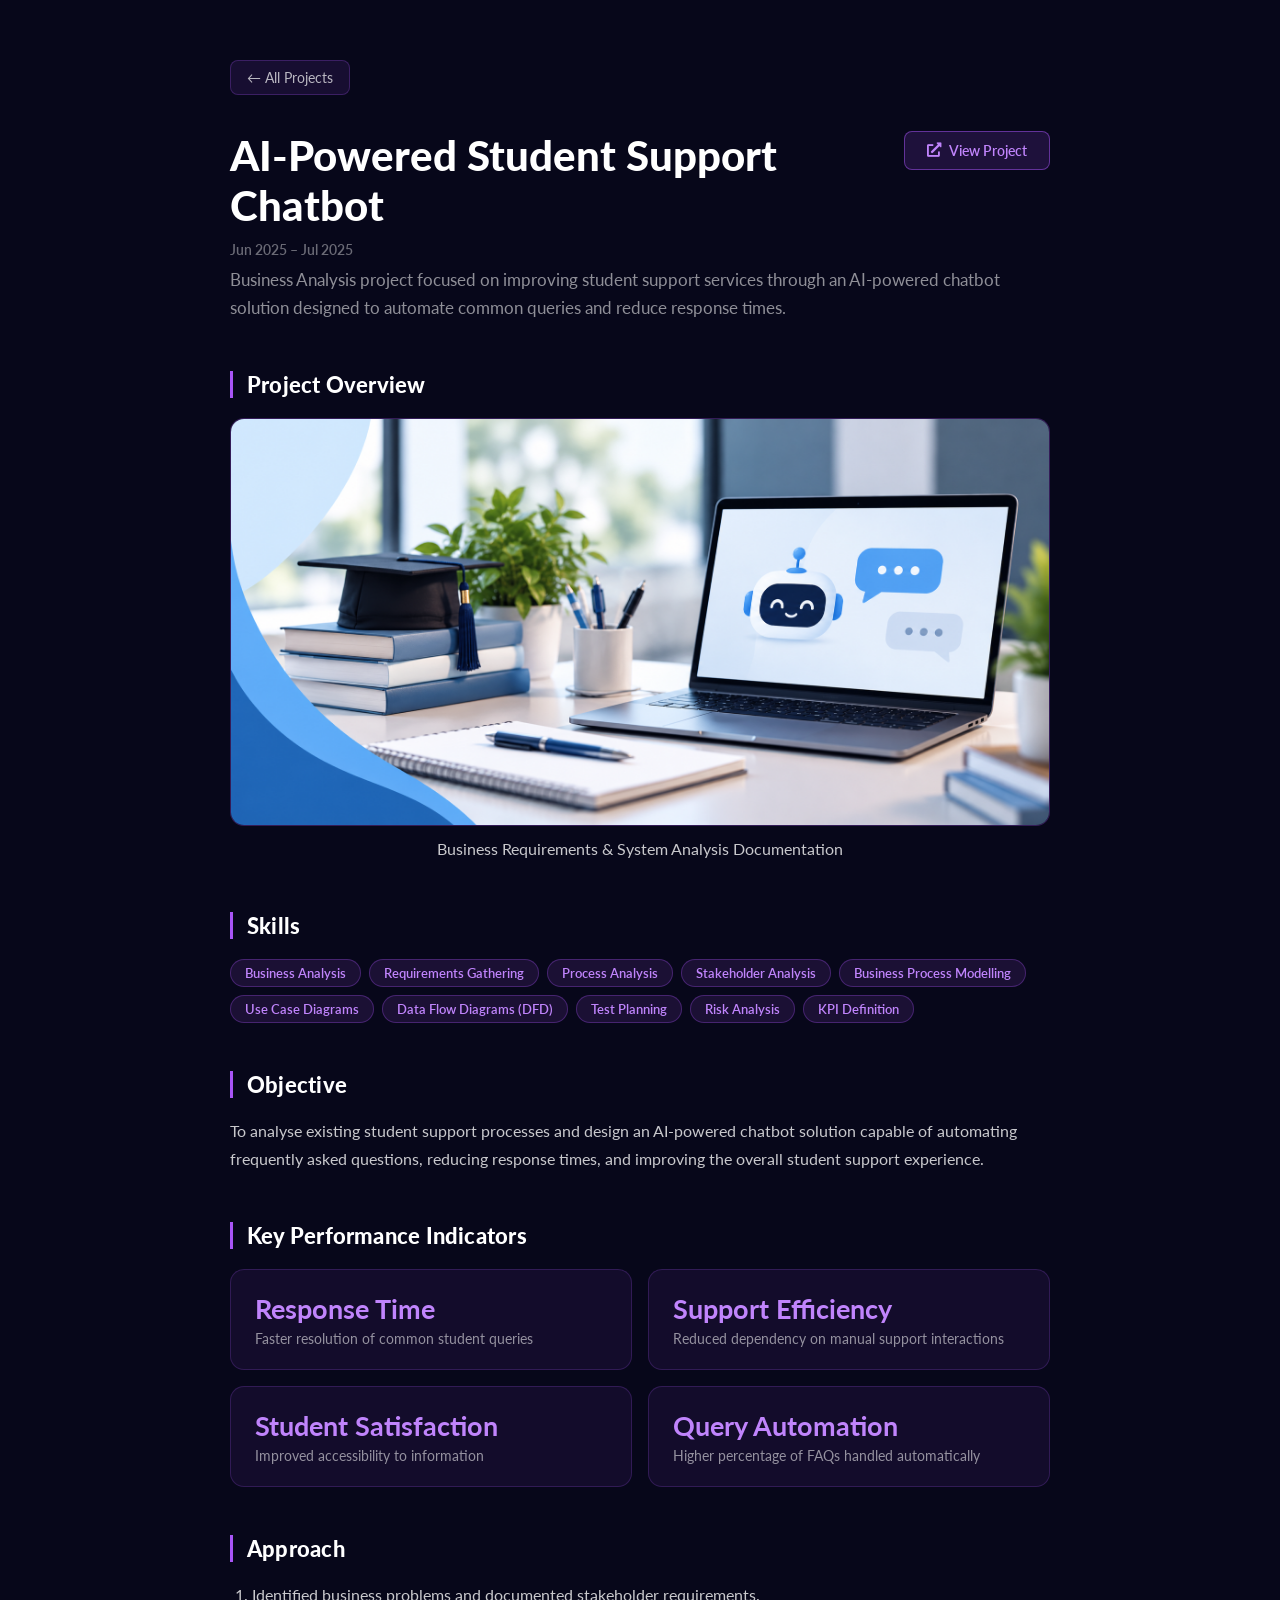
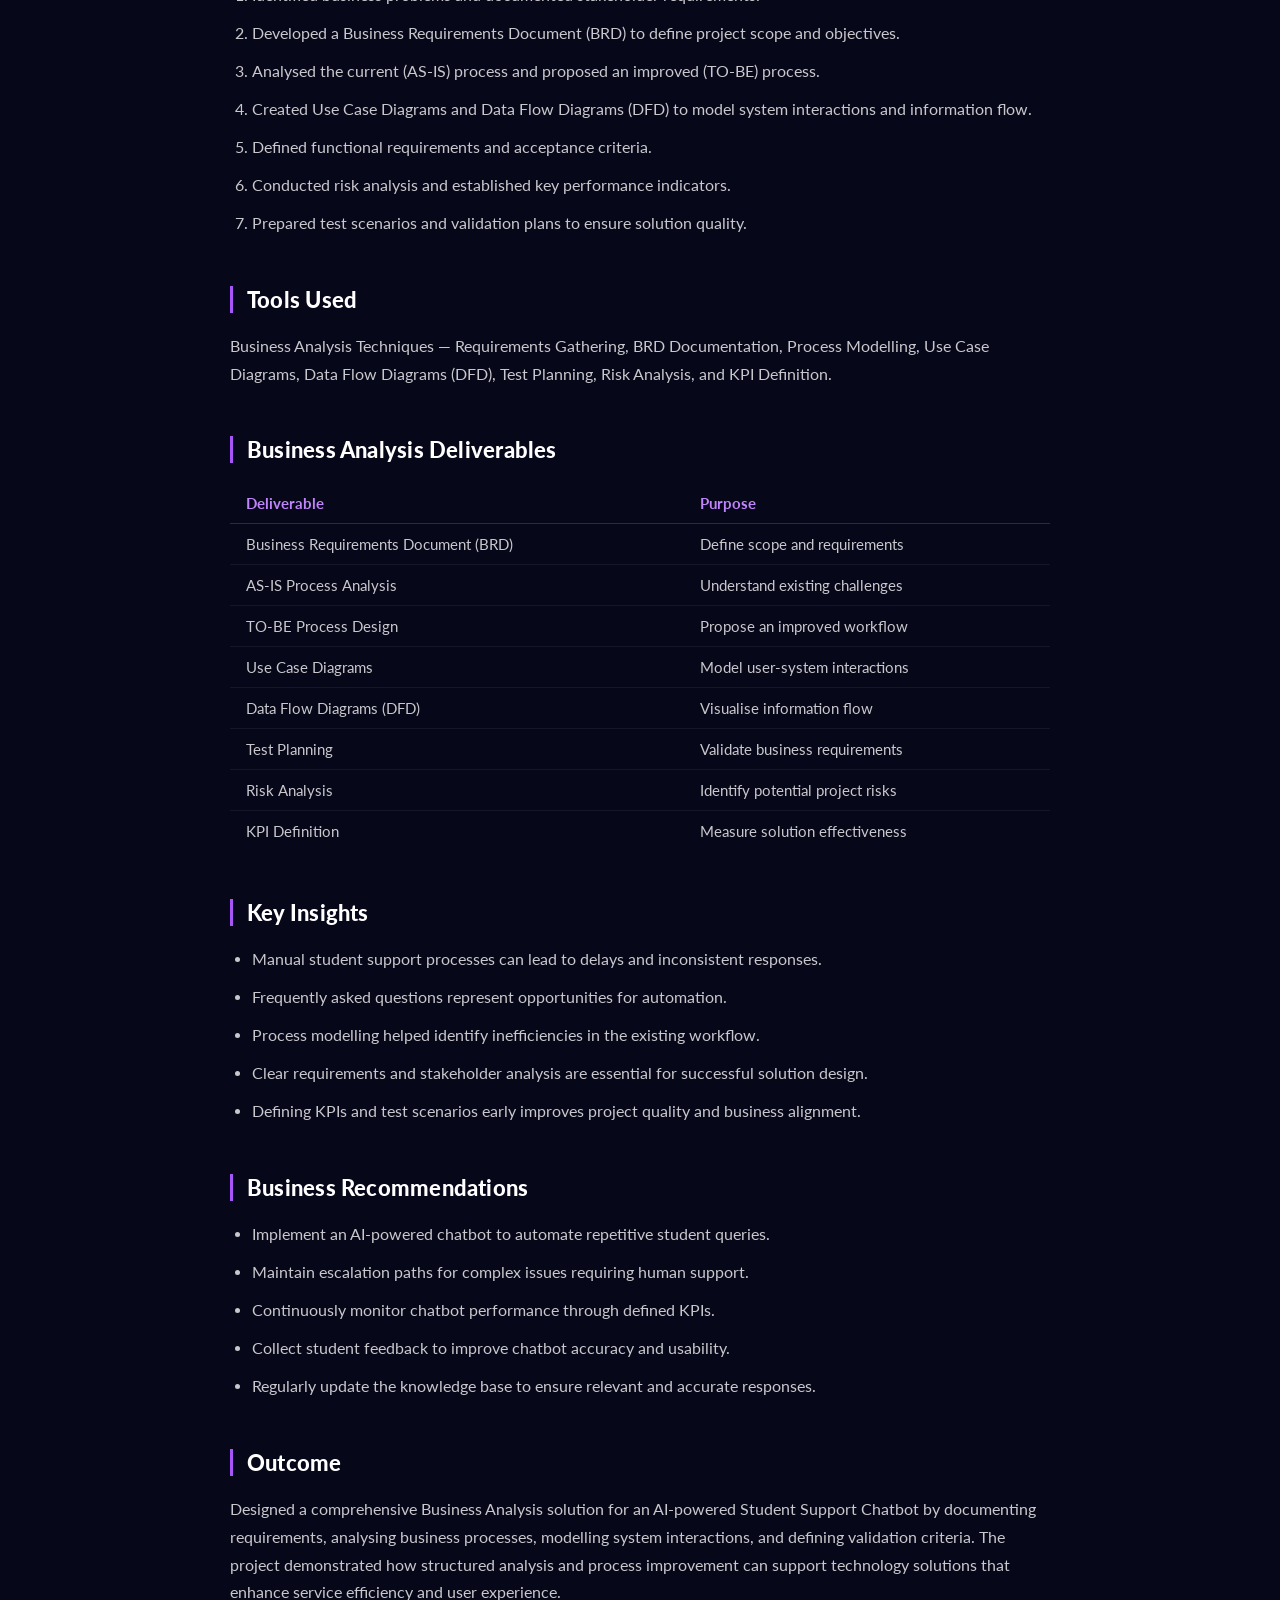
<file: projects/chatbot/index.html>
<!DOCTYPE html>
<html lang="en">
  <head>
    <meta charset="UTF-8" />
    <meta name="viewport" content="width=device-width, initial-scale=1.0" />
    <title>AI-Powered Student Support Chatbot | Aishwarya Ravichandran</title>
    <link rel="preconnect" href="https://fonts.googleapis.com" />
    <link rel="preconnect" href="https://fonts.gstatic.com" crossorigin />
    <link href="https://fonts.googleapis.com/css2?family=Lato:wght@300;400;700;900&display=swap" rel="stylesheet" />
    <link rel="stylesheet" href="https://use.fontawesome.com/releases/v5.15.4/css/all.css" crossorigin="anonymous" />
    <link rel="stylesheet" href="style.css" />
  </head>
  <body>

    <div class="project-page">

      <a href="../../index.html" class="back-button">← All Projects</a>

      <div class="title-row fade-up">
        <h1>AI-Powered Student Support Chatbot</h1>
        <a href="https://github.com/Aishwarya289/ai-student-support-chatbot-business-analysis" class="view-project-btn" target="_blank" rel="noreferrer">
          <i class="fas fa-external-link-alt"></i> View Project
        </a>
      </div>

      <span class="project-date fade-up">Jun 2025 – Jul 2025</span>
      <p class="project-subtitle fade-up">Business Analysis project focused on improving student support services through an AI-powered chatbot solution designed to automate common queries and reduce response times.</p>

      <main class="project-article">

        <!-- Screenshot -->
        <section class="fade-up">
          <h2>Project Overview</h2>
          <img src="../../assets/images/chatbot.png" alt="AI-Powered Student Support Chatbot" class="screenshot-single" />
          <p class="screenshot-caption">Business Requirements &amp; System Analysis Documentation</p>
        </section>

        <!-- Skills -->
        <section class="fade-up">
          <h2>Skills</h2>
          <div class="chips">
            <span class="chip">Business Analysis</span>
            <span class="chip">Requirements Gathering</span>
            <span class="chip">Process Analysis</span>
            <span class="chip">Stakeholder Analysis</span>
            <span class="chip">Business Process Modelling</span>
            <span class="chip">Use Case Diagrams</span>
            <span class="chip">Data Flow Diagrams (DFD)</span>
            <span class="chip">Test Planning</span>
            <span class="chip">Risk Analysis</span>
            <span class="chip">KPI Definition</span>
          </div>
        </section>

        <!-- Objective -->
        <section class="fade-up">
          <h2>Objective</h2>
          <p>To analyse existing student support processes and design an AI-powered chatbot solution capable of automating frequently asked questions, reducing response times, and improving the overall student support experience.</p>
        </section>

        <!-- KPIs -->
        <section class="fade-up">
          <h2>Key Performance Indicators</h2>
          <div class="kpi-grid">
            <div class="kpi-card">
              <span class="kpi-value">Response Time</span>
              <span class="kpi-metric">Faster resolution of common student queries</span>
            </div>
            <div class="kpi-card">
              <span class="kpi-value">Support Efficiency</span>
              <span class="kpi-metric">Reduced dependency on manual support interactions</span>
            </div>
            <div class="kpi-card">
              <span class="kpi-value">Student Satisfaction</span>
              <span class="kpi-metric">Improved accessibility to information</span>
            </div>
            <div class="kpi-card">
              <span class="kpi-value">Query Automation</span>
              <span class="kpi-metric">Higher percentage of FAQs handled automatically</span>
            </div>
          </div>
        </section>

        <!-- Approach -->
        <section class="fade-up">
          <h2>Approach</h2>
          <ol>
            <li>Identified business problems and documented stakeholder requirements.</li>
            <li>Developed a Business Requirements Document (BRD) to define project scope and objectives.</li>
            <li>Analysed the current (AS-IS) process and proposed an improved (TO-BE) process.</li>
            <li>Created Use Case Diagrams and Data Flow Diagrams (DFD) to model system interactions and information flow.</li>
            <li>Defined functional requirements and acceptance criteria.</li>
            <li>Conducted risk analysis and established key performance indicators.</li>
            <li>Prepared test scenarios and validation plans to ensure solution quality.</li>
          </ol>
        </section>

        <!-- Tools -->
        <section class="fade-up">
          <h2>Tools Used</h2>
          <p>Business Analysis Techniques — Requirements Gathering, BRD Documentation, Process Modelling, Use Case Diagrams, Data Flow Diagrams (DFD), Test Planning, Risk Analysis, and KPI Definition.</p>
        </section>

        <!-- Deliverables -->
        <section class="fade-up">
          <h2>Business Analysis Deliverables</h2>
          <table class="basket-table">
            <thead>
              <tr>
                <th>Deliverable</th>
                <th>Purpose</th>
              </tr>
            </thead>
            <tbody>
              <tr><td>Business Requirements Document (BRD)</td><td>Define scope and requirements</td></tr>
              <tr><td>AS-IS Process Analysis</td><td>Understand existing challenges</td></tr>
              <tr><td>TO-BE Process Design</td><td>Propose an improved workflow</td></tr>
              <tr><td>Use Case Diagrams</td><td>Model user-system interactions</td></tr>
              <tr><td>Data Flow Diagrams (DFD)</td><td>Visualise information flow</td></tr>
              <tr><td>Test Planning</td><td>Validate business requirements</td></tr>
              <tr><td>Risk Analysis</td><td>Identify potential project risks</td></tr>
              <tr><td>KPI Definition</td><td>Measure solution effectiveness</td></tr>
            </tbody>
          </table>
        </section>

        <!-- Insights -->
        <section class="fade-up">
          <h2>Key Insights</h2>
          <ul>
            <li>Manual student support processes can lead to delays and inconsistent responses.</li>
            <li>Frequently asked questions represent opportunities for automation.</li>
            <li>Process modelling helped identify inefficiencies in the existing workflow.</li>
            <li>Clear requirements and stakeholder analysis are essential for successful solution design.</li>
            <li>Defining KPIs and test scenarios early improves project quality and business alignment.</li>
          </ul>
        </section>

        <!-- Recommendations -->
        <section class="fade-up">
          <h2>Business Recommendations</h2>
          <ul>
            <li>Implement an AI-powered chatbot to automate repetitive student queries.</li>
            <li>Maintain escalation paths for complex issues requiring human support.</li>
            <li>Continuously monitor chatbot performance through defined KPIs.</li>
            <li>Collect student feedback to improve chatbot accuracy and usability.</li>
            <li>Regularly update the knowledge base to ensure relevant and accurate responses.</li>
          </ul>
        </section>

        <!-- Outcome -->
        <section class="fade-up">
          <h2>Outcome</h2>
          <p>Designed a comprehensive Business Analysis solution for an AI-powered Student Support Chatbot by documenting requirements, analysing business processes, modelling system interactions, and defining validation criteria. The project demonstrated how structured analysis and process improvement can support technology solutions that enhance service efficiency and user experience.</p>
        </section>

      </main>
    </div>

    <script>
      const fadeObserver = new IntersectionObserver((entries) => {
        entries.forEach(entry => {
          if (entry.isIntersecting) {
            entry.target.classList.add('visible');
            fadeObserver.unobserve(entry.target);
          }
        });
      }, { threshold: 0.1 });

      document.querySelectorAll('.fade-up').forEach(el => fadeObserver.observe(el));
    </script>

  </body>
</html>
</file>
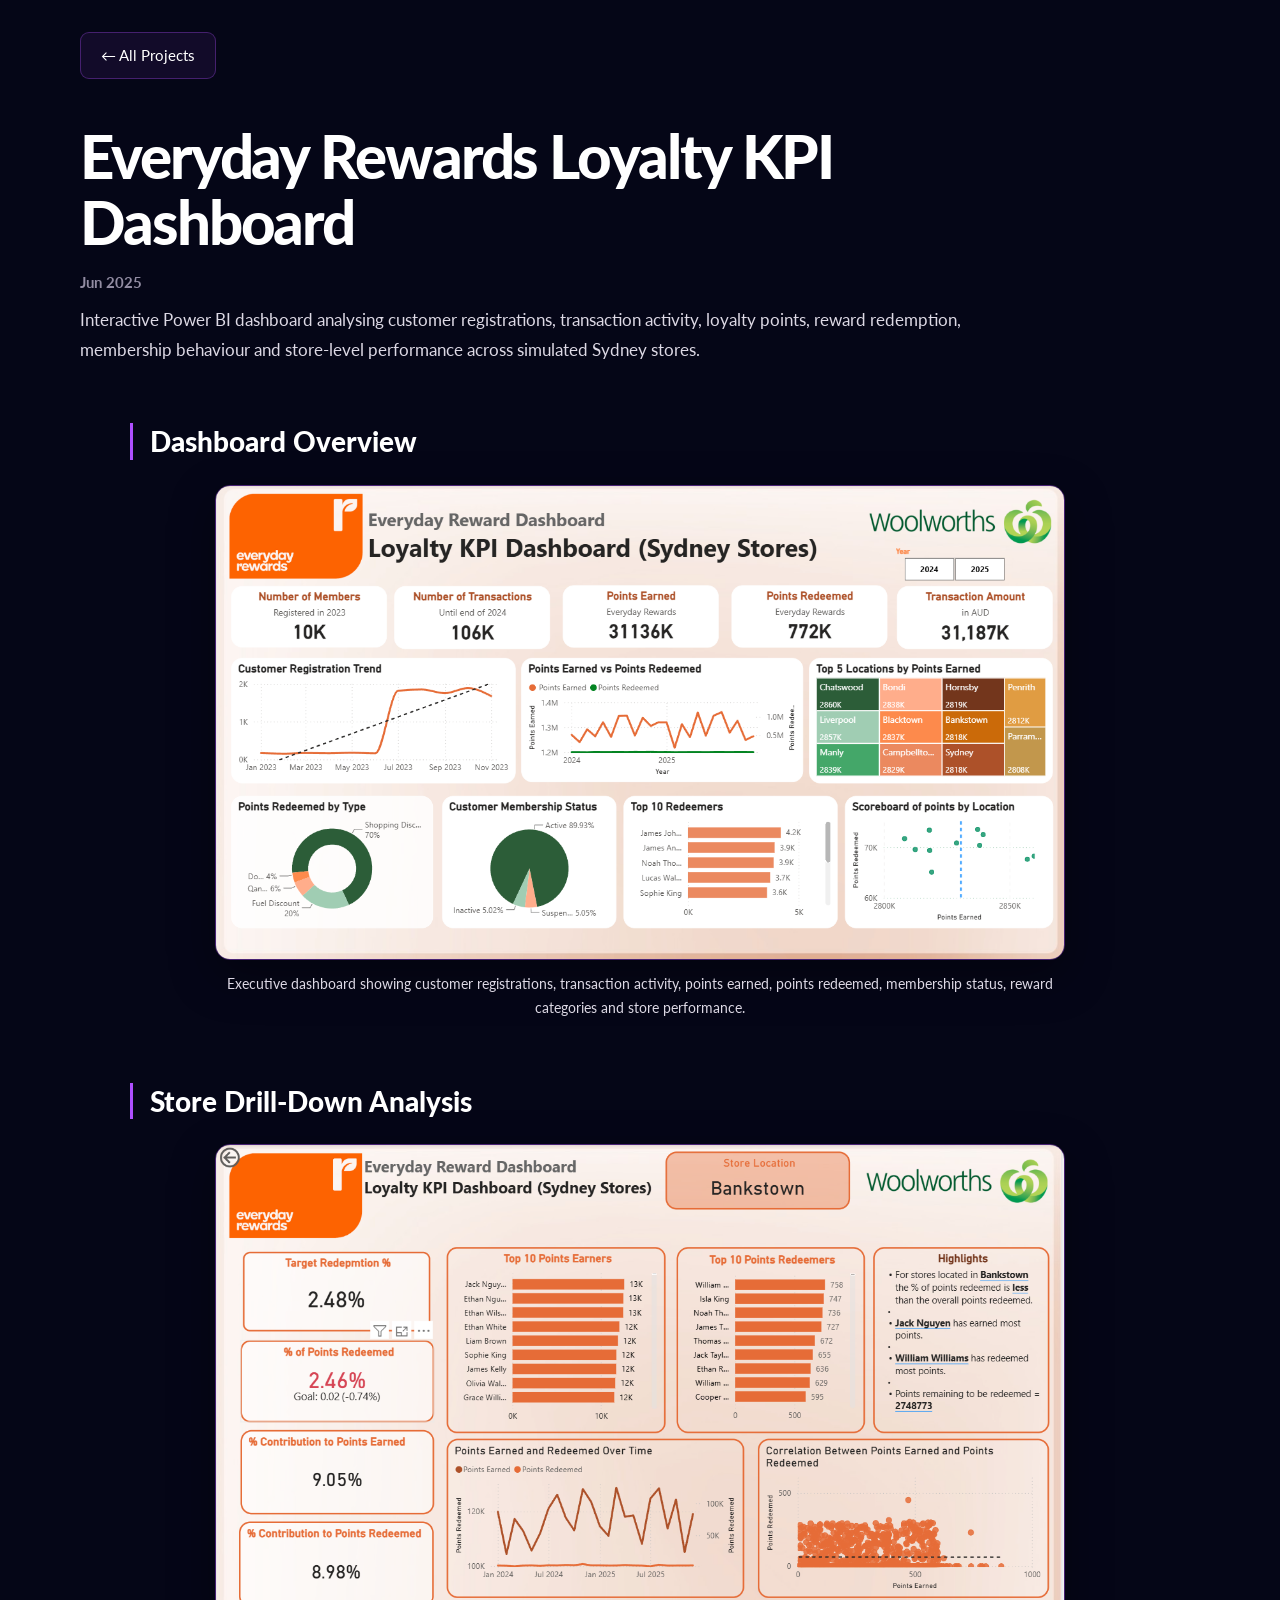
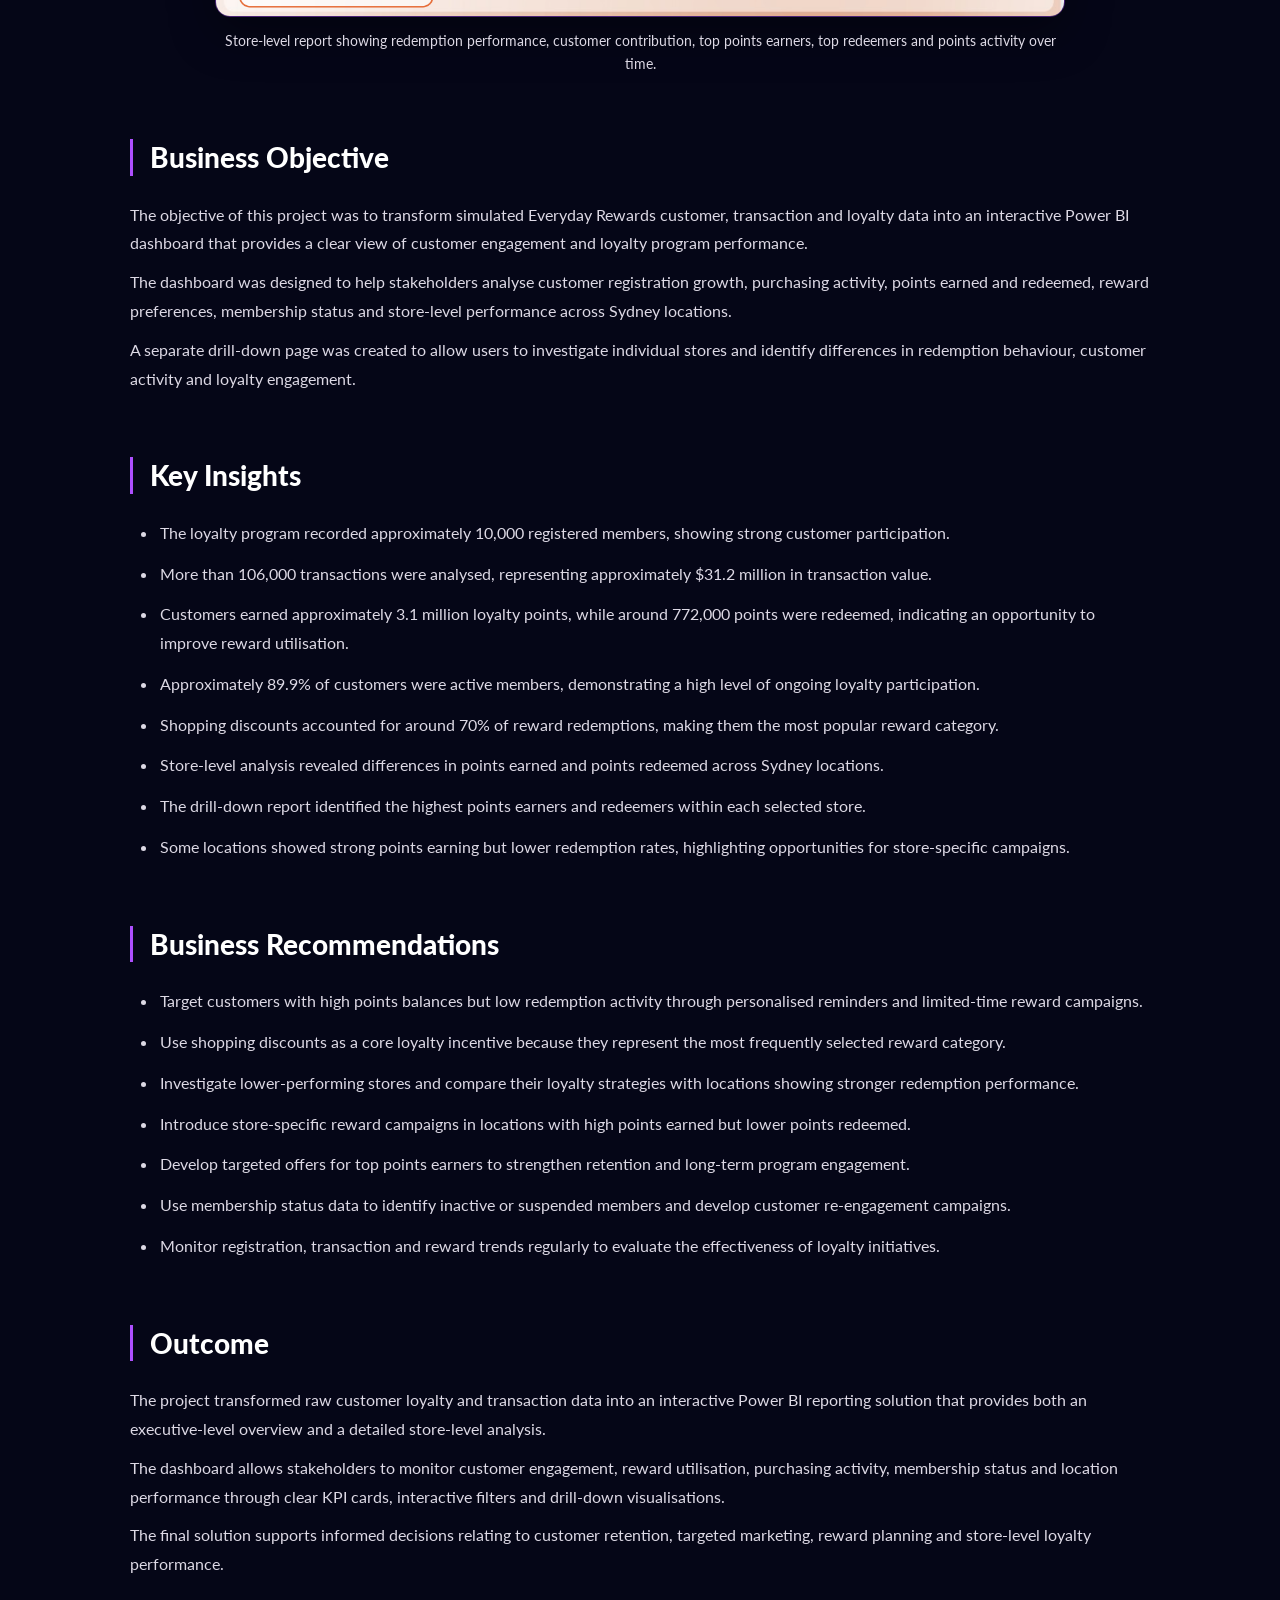
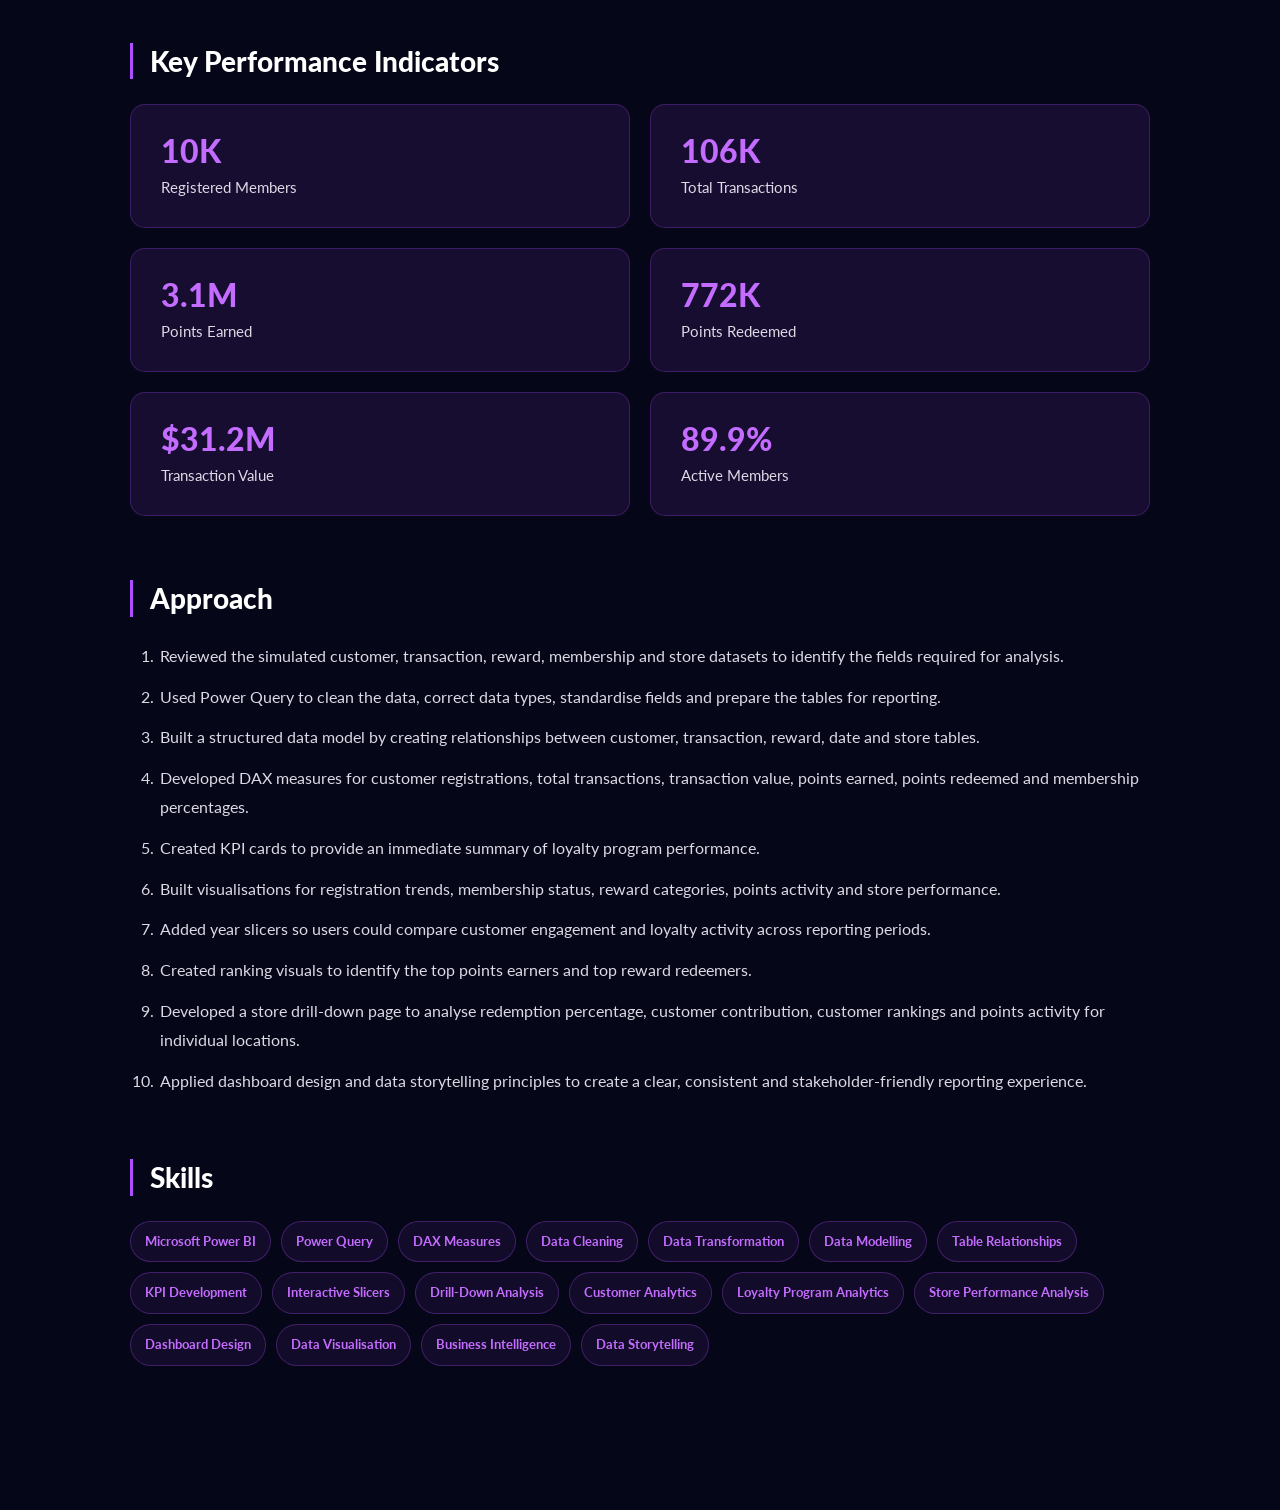
<file: projects/everyday-rewards/index.html>
<!DOCTYPE html>
<html lang="en">
  <head>
    <meta charset="UTF-8" />

    <meta
      name="viewport"
      content="width=device-width, initial-scale=1.0"
    />

    <title>
      Everyday Rewards Loyalty KPI Dashboard | Aishwarya Ravichandran
    </title>

    <link rel="preconnect" href="https://fonts.googleapis.com" />

    <link
      rel="preconnect"
      href="https://fonts.gstatic.com"
      crossorigin
    />

    <link
      href="https://fonts.googleapis.com/css2?family=Lato:wght@300;400;700;900&display=swap"
      rel="stylesheet"
    />

    <link
      rel="stylesheet"
      href="https://use.fontawesome.com/releases/v5.15.4/css/all.css"
      crossorigin="anonymous"
    />

    <link rel="stylesheet" href="style.css" />
  </head>

  <body>
    <div class="project-page">

      <a href="../../index.html" class="back-button">
        ← All Projects
      </a>

      <div class="title-row fade-up">
        <h1>Everyday Rewards Loyalty KPI Dashboard</h1>

       
      </div>

      <span class="project-date fade-up">
        Jun 2025
      </span>

      <p class="project-subtitle fade-up">
        Interactive Power BI dashboard analysing customer registrations,
        transaction activity, loyalty points, reward redemption, membership
        behaviour and store-level performance across simulated Sydney stores.
      </p>

      <main class="project-article">

        <!-- 1. Dashboard Overview -->
        <section class="fade-up">
          <h2>Dashboard Overview</h2>

          <img
            src="../../assets/images/rewards1.png"
            alt="Everyday Rewards loyalty dashboard showing members, transactions, points earned, points redeemed, reward categories and store performance"
            class="screenshot-single"
          />

          <p class="screenshot-caption">
            Executive dashboard showing customer registrations, transaction
            activity, points earned, points redeemed, membership status,
            reward categories and store performance.
          </p>
        </section>

        <!-- 2. Drill-Down Dashboard -->
        <section class="fade-up">
          <h2>Store Drill-Down Analysis</h2>

          <img
            src="../../assets/images/everyday-rewards-drilldown.png"
            alt="Everyday Rewards store drill-down dashboard showing points earned, points redeemed, top customers and location-level performance"
            class="screenshot-single"
          />

          <p class="screenshot-caption">
            Store-level report showing redemption performance, customer
            contribution, top points earners, top redeemers and points activity
            over time.
          </p>
        </section>

        <!-- 3. Business Objective -->
        <section class="fade-up">
          <h2>Business Objective</h2>

          <p>
            The objective of this project was to transform simulated Everyday
            Rewards customer, transaction and loyalty data into an interactive
            Power BI dashboard that provides a clear view of customer
            engagement and loyalty program performance.
          </p>

          <p>
            The dashboard was designed to help stakeholders analyse customer
            registration growth, purchasing activity, points earned and
            redeemed, reward preferences, membership status and store-level
            performance across Sydney locations.
          </p>

          <p>
            A separate drill-down page was created to allow users to investigate
            individual stores and identify differences in redemption behaviour,
            customer activity and loyalty engagement.
          </p>
        </section>

        <!-- 4. Key Insights -->
        <section class="fade-up">
          <h2>Key Insights</h2>

          <ul>
            <li>
              The loyalty program recorded approximately 10,000 registered
              members, showing strong customer participation.
            </li>

            <li>
              More than 106,000 transactions were analysed, representing
              approximately $31.2 million in transaction value.
            </li>

            <li>
              Customers earned approximately 3.1 million loyalty points, while
              around 772,000 points were redeemed, indicating an opportunity to
              improve reward utilisation.
            </li>

            <li>
              Approximately 89.9% of customers were active members,
              demonstrating a high level of ongoing loyalty participation.
            </li>

            <li>
              Shopping discounts accounted for around 70% of reward
              redemptions, making them the most popular reward category.
            </li>

            <li>
              Store-level analysis revealed differences in points earned and
              points redeemed across Sydney locations.
            </li>

            <li>
              The drill-down report identified the highest points earners and
              redeemers within each selected store.
            </li>

            <li>
              Some locations showed strong points earning but lower redemption
              rates, highlighting opportunities for store-specific campaigns.
            </li>
          </ul>
        </section>

        <!-- 5. Recommendations -->
        <section class="fade-up">
          <h2>Business Recommendations</h2>

          <ul>
            <li>
              Target customers with high points balances but low redemption
              activity through personalised reminders and limited-time reward
              campaigns.
            </li>

            <li>
              Use shopping discounts as a core loyalty incentive because they
              represent the most frequently selected reward category.
            </li>

            <li>
              Investigate lower-performing stores and compare their loyalty
              strategies with locations showing stronger redemption
              performance.
            </li>

            <li>
              Introduce store-specific reward campaigns in locations with high
              points earned but lower points redeemed.
            </li>

            <li>
              Develop targeted offers for top points earners to strengthen
              retention and long-term program engagement.
            </li>

            <li>
              Use membership status data to identify inactive or suspended
              members and develop customer re-engagement campaigns.
            </li>

            <li>
              Monitor registration, transaction and reward trends regularly to
              evaluate the effectiveness of loyalty initiatives.
            </li>
          </ul>
        </section>

        <!-- 6. Outcome -->
        <section class="fade-up">
          <h2>Outcome</h2>

          <p>
            The project transformed raw customer loyalty and transaction data
            into an interactive Power BI reporting solution that provides both
            an executive-level overview and a detailed store-level analysis.
          </p>

          <p>
            The dashboard allows stakeholders to monitor customer engagement,
            reward utilisation, purchasing activity, membership status and
            location performance through clear KPI cards, interactive filters
            and drill-down visualisations.
          </p>

          <p>
            The final solution supports informed decisions relating to customer
            retention, targeted marketing, reward planning and store-level
            loyalty performance.
          </p>
        </section>

        <!-- 7. KPIs -->
        <section class="fade-up">
          <h2>Key Performance Indicators</h2>

          <div class="kpi-grid">
            <div class="kpi-card">
              <span class="kpi-value">10K</span>
              <span class="kpi-metric">Registered Members</span>
            </div>

            <div class="kpi-card">
              <span class="kpi-value">106K</span>
              <span class="kpi-metric">Total Transactions</span>
            </div>

            <div class="kpi-card">
              <span class="kpi-value">3.1M</span>
              <span class="kpi-metric">Points Earned</span>
            </div>

            <div class="kpi-card">
              <span class="kpi-value">772K</span>
              <span class="kpi-metric">Points Redeemed</span>
            </div>

            <div class="kpi-card">
              <span class="kpi-value">$31.2M</span>
              <span class="kpi-metric">Transaction Value</span>
            </div>

            <div class="kpi-card">
              <span class="kpi-value">89.9%</span>
              <span class="kpi-metric">Active Members</span>
            </div>
          </div>
        </section>

        <!-- 8. Approach -->
        <section class="fade-up">
          <h2>Approach</h2>

          <ol>
            <li>
              Reviewed the simulated customer, transaction, reward, membership
              and store datasets to identify the fields required for analysis.
            </li>

            <li>
              Used Power Query to clean the data, correct data types,
              standardise fields and prepare the tables for reporting.
            </li>

            <li>
              Built a structured data model by creating relationships between
              customer, transaction, reward, date and store tables.
            </li>

            <li>
              Developed DAX measures for customer registrations, total
              transactions, transaction value, points earned, points redeemed
              and membership percentages.
            </li>

            <li>
              Created KPI cards to provide an immediate summary of loyalty
              program performance.
            </li>

            <li>
              Built visualisations for registration trends, membership status,
              reward categories, points activity and store performance.
            </li>

            <li>
              Added year slicers so users could compare customer engagement and
              loyalty activity across reporting periods.
            </li>

            <li>
              Created ranking visuals to identify the top points earners and top
              reward redeemers.
            </li>

            <li>
              Developed a store drill-down page to analyse redemption
              percentage, customer contribution, customer rankings and points
              activity for individual locations.
            </li>

            <li>
              Applied dashboard design and data storytelling principles to
              create a clear, consistent and stakeholder-friendly reporting
              experience.
            </li>
          </ol>
        </section>

        <!-- 9. Skills -->
        <section class="fade-up">
          <h2>Skills</h2>

          <div class="chips">
            <span class="chip">Microsoft Power BI</span>
            <span class="chip">Power Query</span>
            <span class="chip">DAX Measures</span>
            <span class="chip">Data Cleaning</span>
            <span class="chip">Data Transformation</span>
            <span class="chip">Data Modelling</span>
            <span class="chip">Table Relationships</span>
            <span class="chip">KPI Development</span>
            <span class="chip">Interactive Slicers</span>
            <span class="chip">Drill-Down Analysis</span>
            <span class="chip">Customer Analytics</span>
            <span class="chip">Loyalty Program Analytics</span>
            <span class="chip">Store Performance Analysis</span>
            <span class="chip">Dashboard Design</span>
            <span class="chip">Data Visualisation</span>
            <span class="chip">Business Intelligence</span>
            <span class="chip">Data Storytelling</span>
          </div>
        </section>

      </main>
    </div>

    <script>
      const fadeObserver = new IntersectionObserver(
        (entries) => {
          entries.forEach((entry) => {
            if (entry.isIntersecting) {
              entry.target.classList.add("visible");
              fadeObserver.unobserve(entry.target);
            }
          });
        },
        {
          threshold: 0.1,
        }
      );

      document.querySelectorAll(".fade-up").forEach((element) => {
        fadeObserver.observe(element);
      });
    </script>
  </body>
</html>
</file>
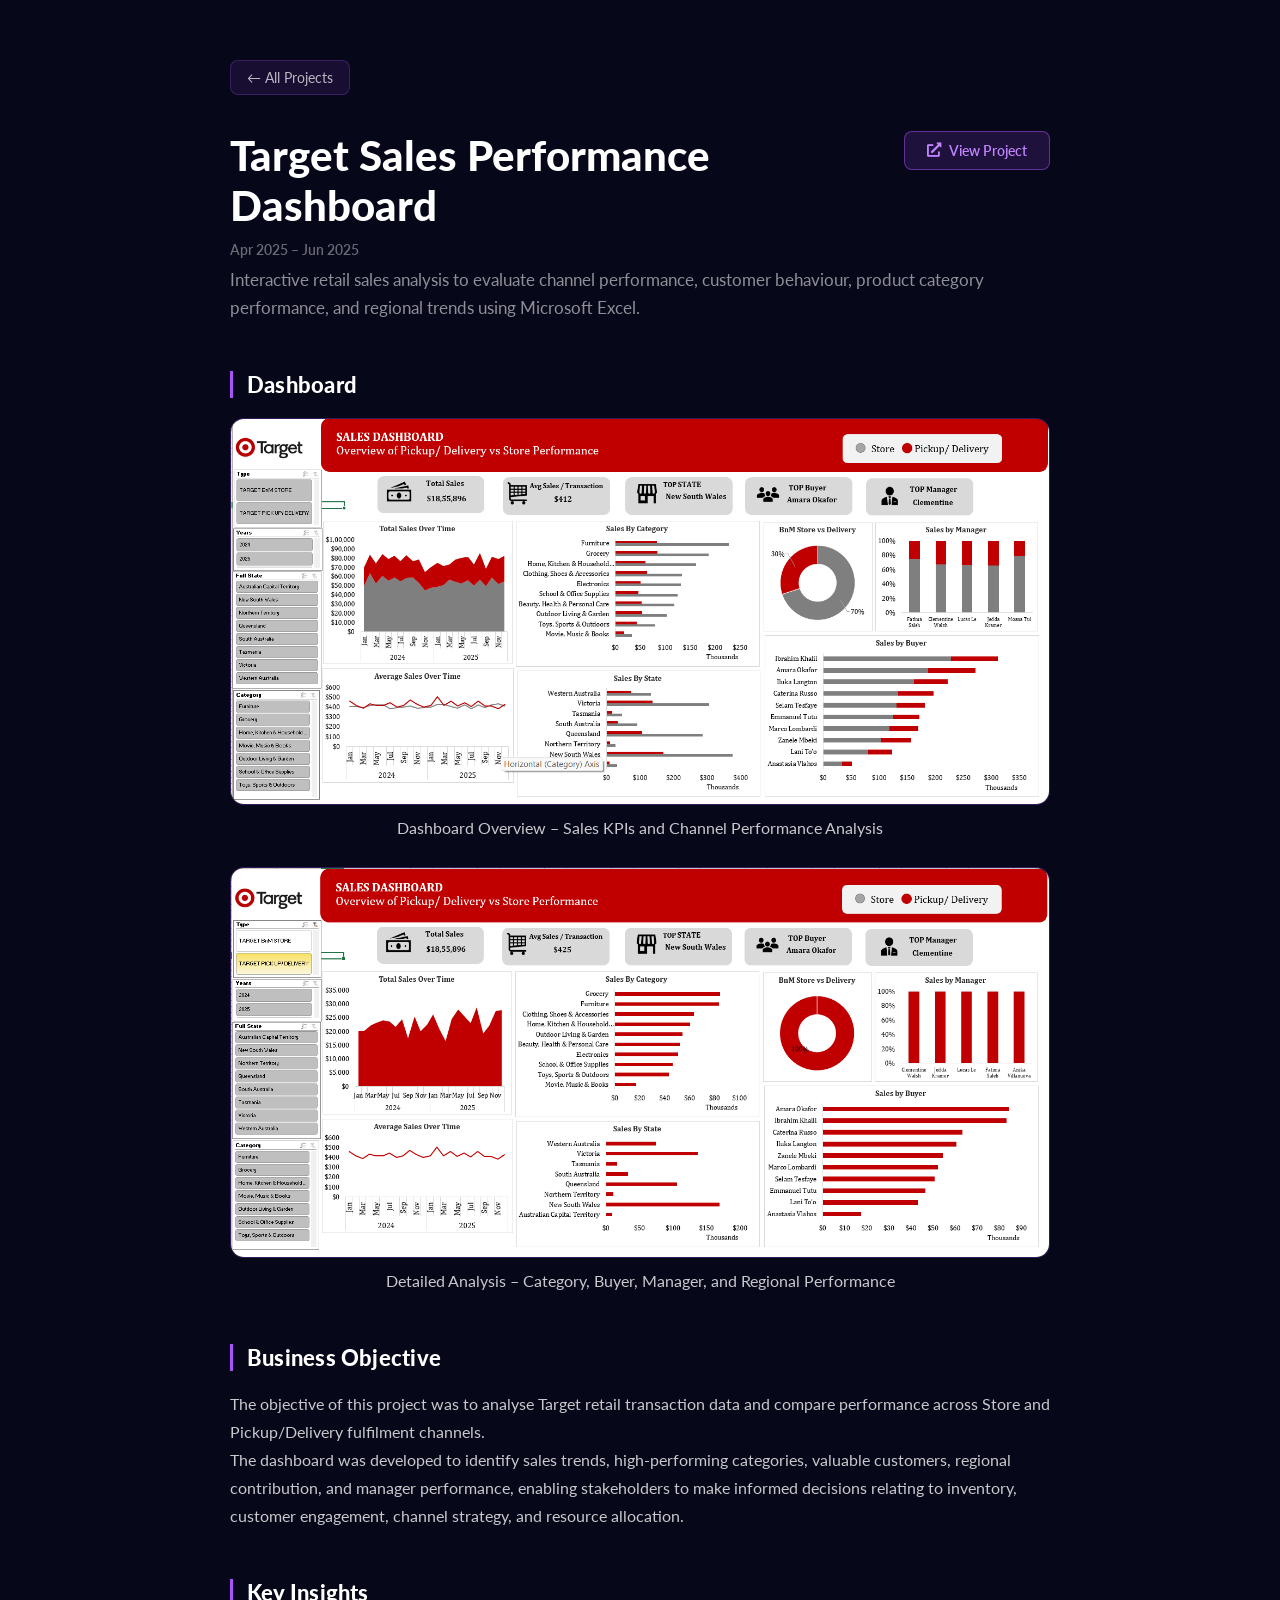
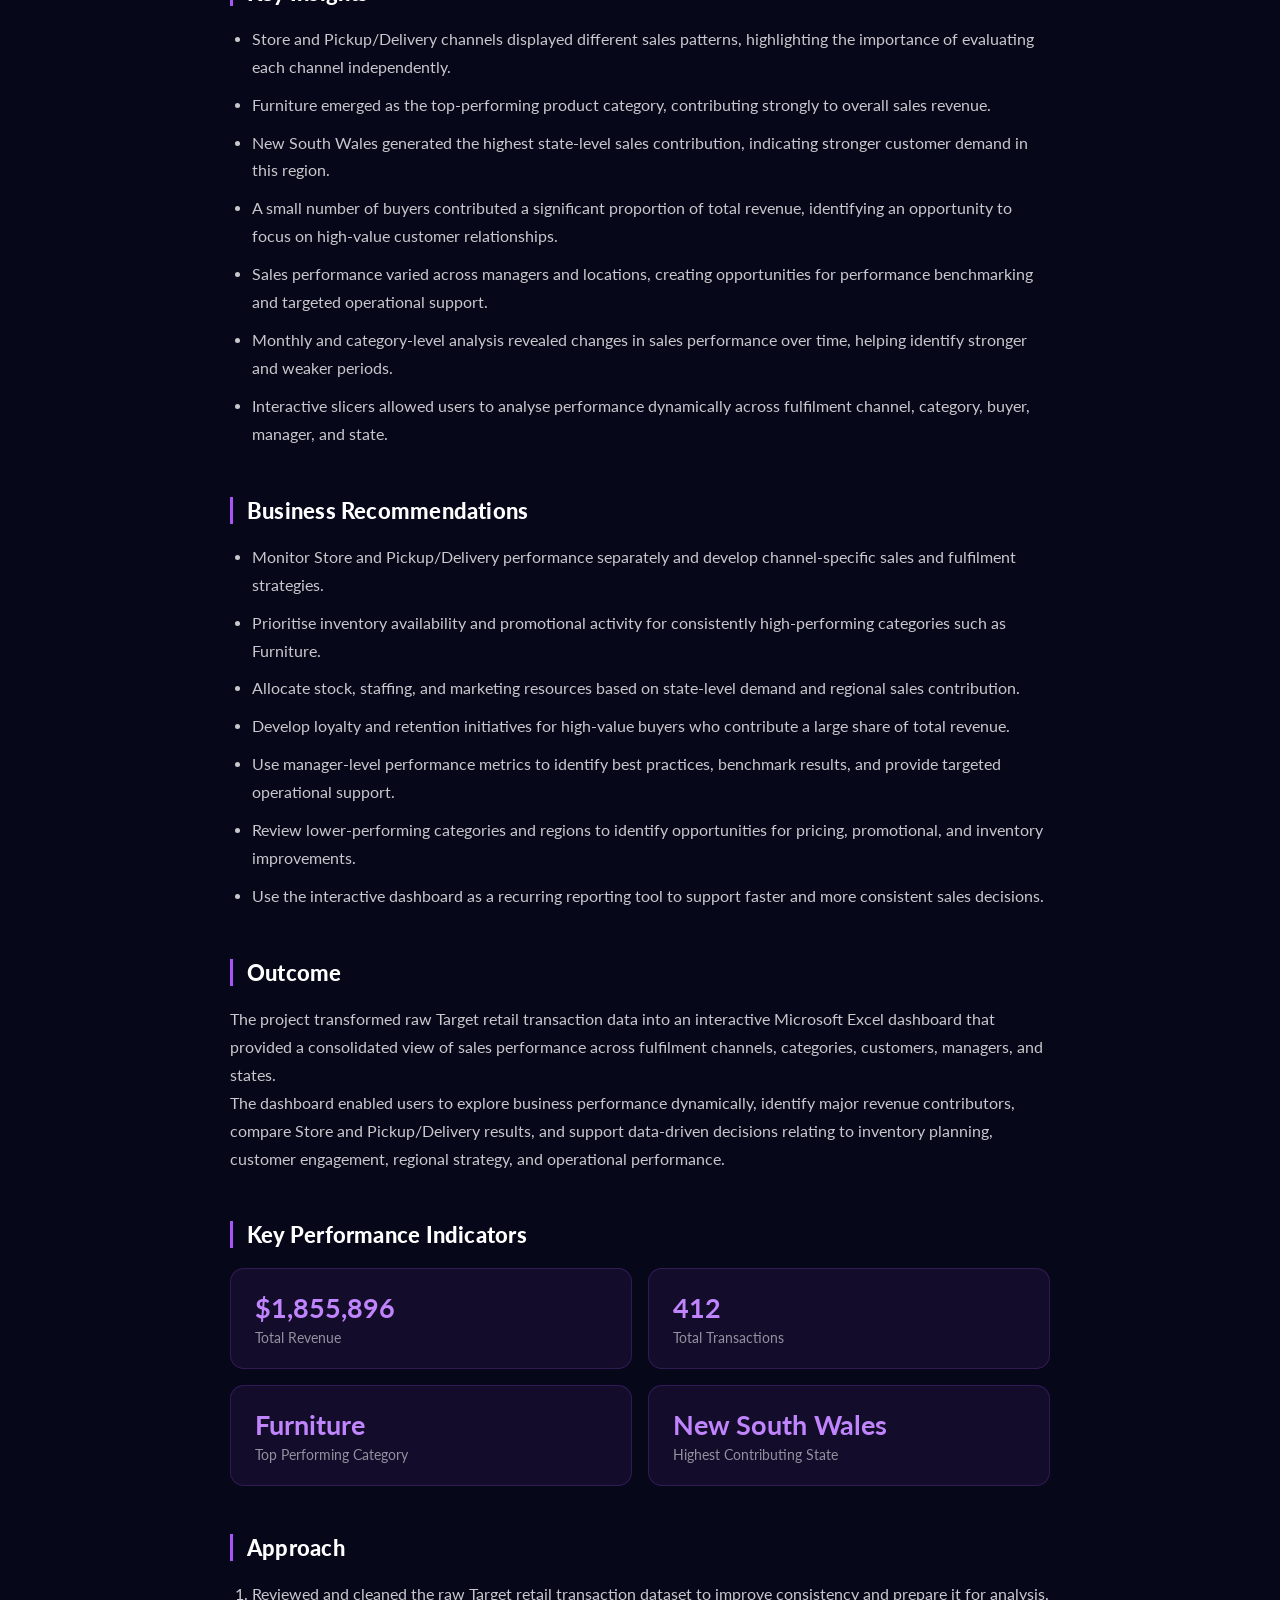
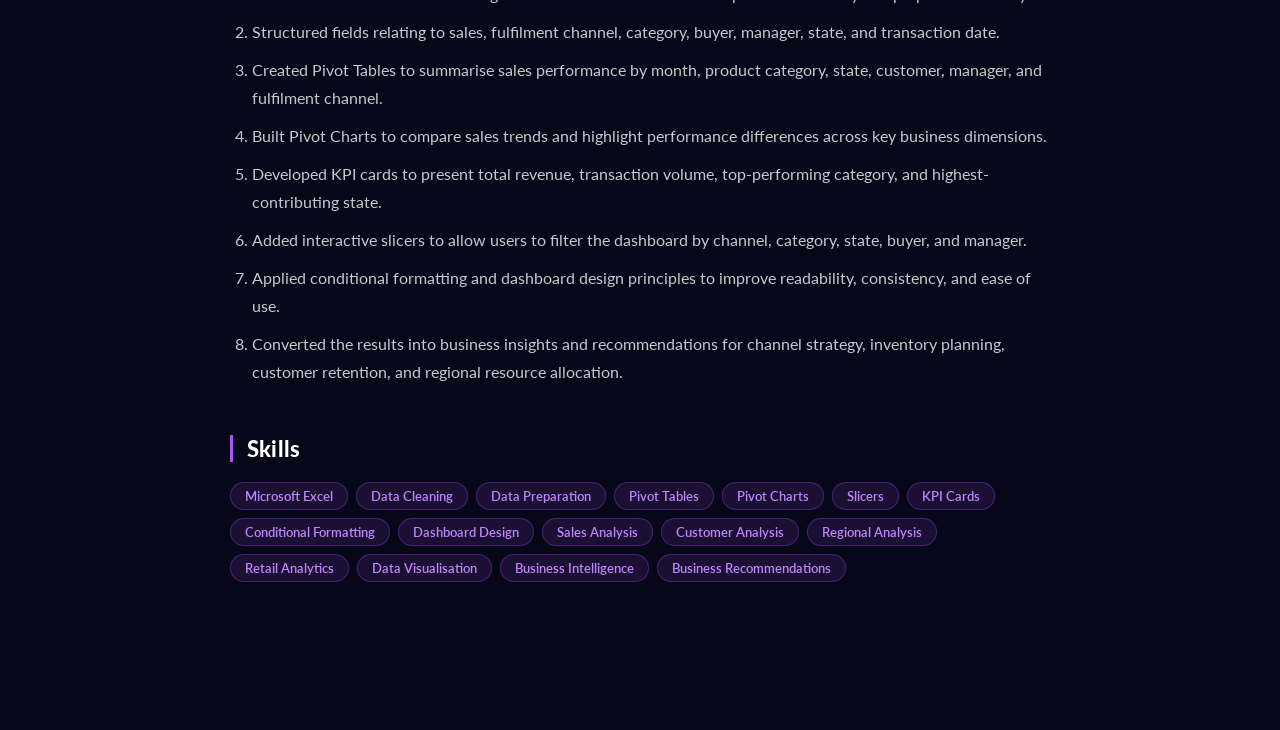
<file: projects/target/index.html>
<!DOCTYPE html>
<html lang="en">
  <head>
    <meta charset="UTF-8" />
    <meta name="viewport" content="width=device-width, initial-scale=1.0" />

    <title>
      Target Sales Performance Dashboard | Aishwarya Ravichandran
    </title>

    <link rel="preconnect" href="https://fonts.googleapis.com" />
    <link rel="preconnect" href="https://fonts.gstatic.com" crossorigin />

    <link
      href="https://fonts.googleapis.com/css2?family=Lato:wght@300;400;700;900&display=swap"
      rel="stylesheet"
    />

    <link
      rel="stylesheet"
      href="https://use.fontawesome.com/releases/v5.15.4/css/all.css"
      crossorigin="anonymous"
    />

    <link rel="stylesheet" href="style.css" />
  </head>

  <body>
    <div class="project-page">
      <!-- Back Button -->
      <a href="../../index.html" class="back-button">
        ← All Projects
      </a>

      <!-- Project Header -->
      <div class="title-row fade-up">
        <h1>Target Sales Performance Dashboard</h1>

        <a
          href="https://1drv.ms/x/c/a6cbafa72eb108bf/IQDNqLfMhQoBQb9p8fuYdzsAAbAAxsbvl0pED3osCt5gIss?e=yHPwyZ"
          class="view-project-btn"
          target="_blank"
          rel="noreferrer"
        >
          <i class="fas fa-external-link-alt"></i>
          View Project
        </a>
      </div>

      <span class="project-date fade-up">
        Apr 2025 – Jun 2025
      </span>

      <p class="project-subtitle fade-up">
        Interactive retail sales analysis to evaluate channel performance,
        customer behaviour, product category performance, and regional trends
        using Microsoft Excel.
      </p>

      <main class="project-article">
        <!-- 1. Screenshots -->
        <section class="fade-up">
          <h2>Dashboard</h2>

          <img
            src="../../assets/images/src1.png"
            alt="Target Sales Dashboard Overview"
            class="screenshot-single"
          />

          <p class="screenshot-caption">
            Dashboard Overview – Sales KPIs and Channel Performance Analysis
          </p>

          <img
            src="../../assets/images/src2.png"
            alt="Target Sales Dashboard Detailed Analysis"
            class="screenshot-single"
            style="margin-top: 1.5rem"
          />

          <p class="screenshot-caption">
            Detailed Analysis – Category, Buyer, Manager, and Regional
            Performance
          </p>
        </section>

        <!-- 2. Business Objective -->
        <section class="fade-up">
          <h2>Business Objective</h2>

          <p>
            The objective of this project was to analyse Target retail
            transaction data and compare performance across Store and
            Pickup/Delivery fulfilment channels.
          </p>

          <p>
            The dashboard was developed to identify sales trends, high-performing
            categories, valuable customers, regional contribution, and manager
            performance, enabling stakeholders to make informed decisions
            relating to inventory, customer engagement, channel strategy, and
            resource allocation.
          </p>
        </section>

        <!-- 3. Insights -->
        <section class="fade-up">
          <h2>Key Insights</h2>

          <ul>
            <li>
              Store and Pickup/Delivery channels displayed different sales
              patterns, highlighting the importance of evaluating each channel
              independently.
            </li>

            <li>
              Furniture emerged as the top-performing product category,
              contributing strongly to overall sales revenue.
            </li>

            <li>
              New South Wales generated the highest state-level sales
              contribution, indicating stronger customer demand in this
              region.
            </li>

            <li>
              A small number of buyers contributed a significant proportion of
              total revenue, identifying an opportunity to focus on high-value
              customer relationships.
            </li>

            <li>
              Sales performance varied across managers and locations, creating
              opportunities for performance benchmarking and targeted
              operational support.
            </li>

            <li>
              Monthly and category-level analysis revealed changes in sales
              performance over time, helping identify stronger and weaker
              periods.
            </li>

            <li>
              Interactive slicers allowed users to analyse performance
              dynamically across fulfilment channel, category, buyer, manager,
              and state.
            </li>
          </ul>
        </section>

        <!-- 4. Recommendations -->
        <section class="fade-up">
          <h2>Business Recommendations</h2>

          <ul>
            <li>
              Monitor Store and Pickup/Delivery performance separately and
              develop channel-specific sales and fulfilment strategies.
            </li>

            <li>
              Prioritise inventory availability and promotional activity for
              consistently high-performing categories such as Furniture.
            </li>

            <li>
              Allocate stock, staffing, and marketing resources based on
              state-level demand and regional sales contribution.
            </li>

            <li>
              Develop loyalty and retention initiatives for high-value buyers
              who contribute a large share of total revenue.
            </li>

            <li>
              Use manager-level performance metrics to identify best practices,
              benchmark results, and provide targeted operational support.
            </li>

            <li>
              Review lower-performing categories and regions to identify
              opportunities for pricing, promotional, and inventory
              improvements.
            </li>

            <li>
              Use the interactive dashboard as a recurring reporting tool to
              support faster and more consistent sales decisions.
            </li>
          </ul>
        </section>

        <!-- 5. Outcome -->
        <section class="fade-up">
          <h2>Outcome</h2>

          <p>
            The project transformed raw Target retail transaction data into an
            interactive Microsoft Excel dashboard that provided a consolidated
            view of sales performance across fulfilment channels, categories,
            customers, managers, and states.
          </p>

          <p>
            The dashboard enabled users to explore business performance
            dynamically, identify major revenue contributors, compare Store
            and Pickup/Delivery results, and support data-driven decisions
            relating to inventory planning, customer engagement, regional
            strategy, and operational performance.
          </p>
        </section>

        <!-- 6. KPIs -->
        <section class="fade-up">
          <h2>Key Performance Indicators</h2>

          <div class="kpi-grid">
            <div class="kpi-card">
              <span class="kpi-value">$1,855,896</span>
              <span class="kpi-metric">Total Revenue</span>
            </div>

            <div class="kpi-card">
              <span class="kpi-value">412</span>
              <span class="kpi-metric">Total Transactions</span>
            </div>

            <div class="kpi-card">
              <span class="kpi-value">Furniture</span>
              <span class="kpi-metric">Top Performing Category</span>
            </div>

            <div class="kpi-card">
              <span class="kpi-value">New South Wales</span>
              <span class="kpi-metric">Highest Contributing State</span>
            </div>
          </div>
        </section>

        <!-- 7. Approach -->
        <section class="fade-up">
          <h2>Approach</h2>

          <ol>
            <li>
              Reviewed and cleaned the raw Target retail transaction dataset to
              improve consistency and prepare it for analysis.
            </li>

            <li>
              Structured fields relating to sales, fulfilment channel,
              category, buyer, manager, state, and transaction date.
            </li>

            <li>
              Created Pivot Tables to summarise sales performance by month,
              product category, state, customer, manager, and fulfilment
              channel.
            </li>

            <li>
              Built Pivot Charts to compare sales trends and highlight
              performance differences across key business dimensions.
            </li>

            <li>
              Developed KPI cards to present total revenue, transaction volume,
              top-performing category, and highest-contributing state.
            </li>

            <li>
              Added interactive slicers to allow users to filter the dashboard
              by channel, category, state, buyer, and manager.
            </li>

            <li>
              Applied conditional formatting and dashboard design principles
              to improve readability, consistency, and ease of use.
            </li>

            <li>
              Converted the results into business insights and recommendations
              for channel strategy, inventory planning, customer retention, and
              regional resource allocation.
            </li>
          </ol>
        </section>

        <!-- 8. Skills -->
        <section class="fade-up">
          <h2>Skills</h2>

          <div class="chips">
            <span class="chip">Microsoft Excel</span>
            <span class="chip">Data Cleaning</span>
            <span class="chip">Data Preparation</span>
            <span class="chip">Pivot Tables</span>
            <span class="chip">Pivot Charts</span>
            <span class="chip">Slicers</span>
            <span class="chip">KPI Cards</span>
            <span class="chip">Conditional Formatting</span>
            <span class="chip">Dashboard Design</span>
            <span class="chip">Sales Analysis</span>
            <span class="chip">Customer Analysis</span>
            <span class="chip">Regional Analysis</span>
            <span class="chip">Retail Analytics</span>
            <span class="chip">Data Visualisation</span>
            <span class="chip">Business Intelligence</span>
            <span class="chip">Business Recommendations</span>
          </div>
        </section>
      </main>
    </div>

    <script>
      const fadeObserver = new IntersectionObserver(
        (entries) => {
          entries.forEach((entry) => {
            if (entry.isIntersecting) {
              entry.target.classList.add("visible");
              fadeObserver.unobserve(entry.target);
            }
          });
        },
        {
          threshold: 0.1,
        }
      );

      document.querySelectorAll(".fade-up").forEach((element) => {
        fadeObserver.observe(element);
      });
    </script>
  </body>
</html>
</file>
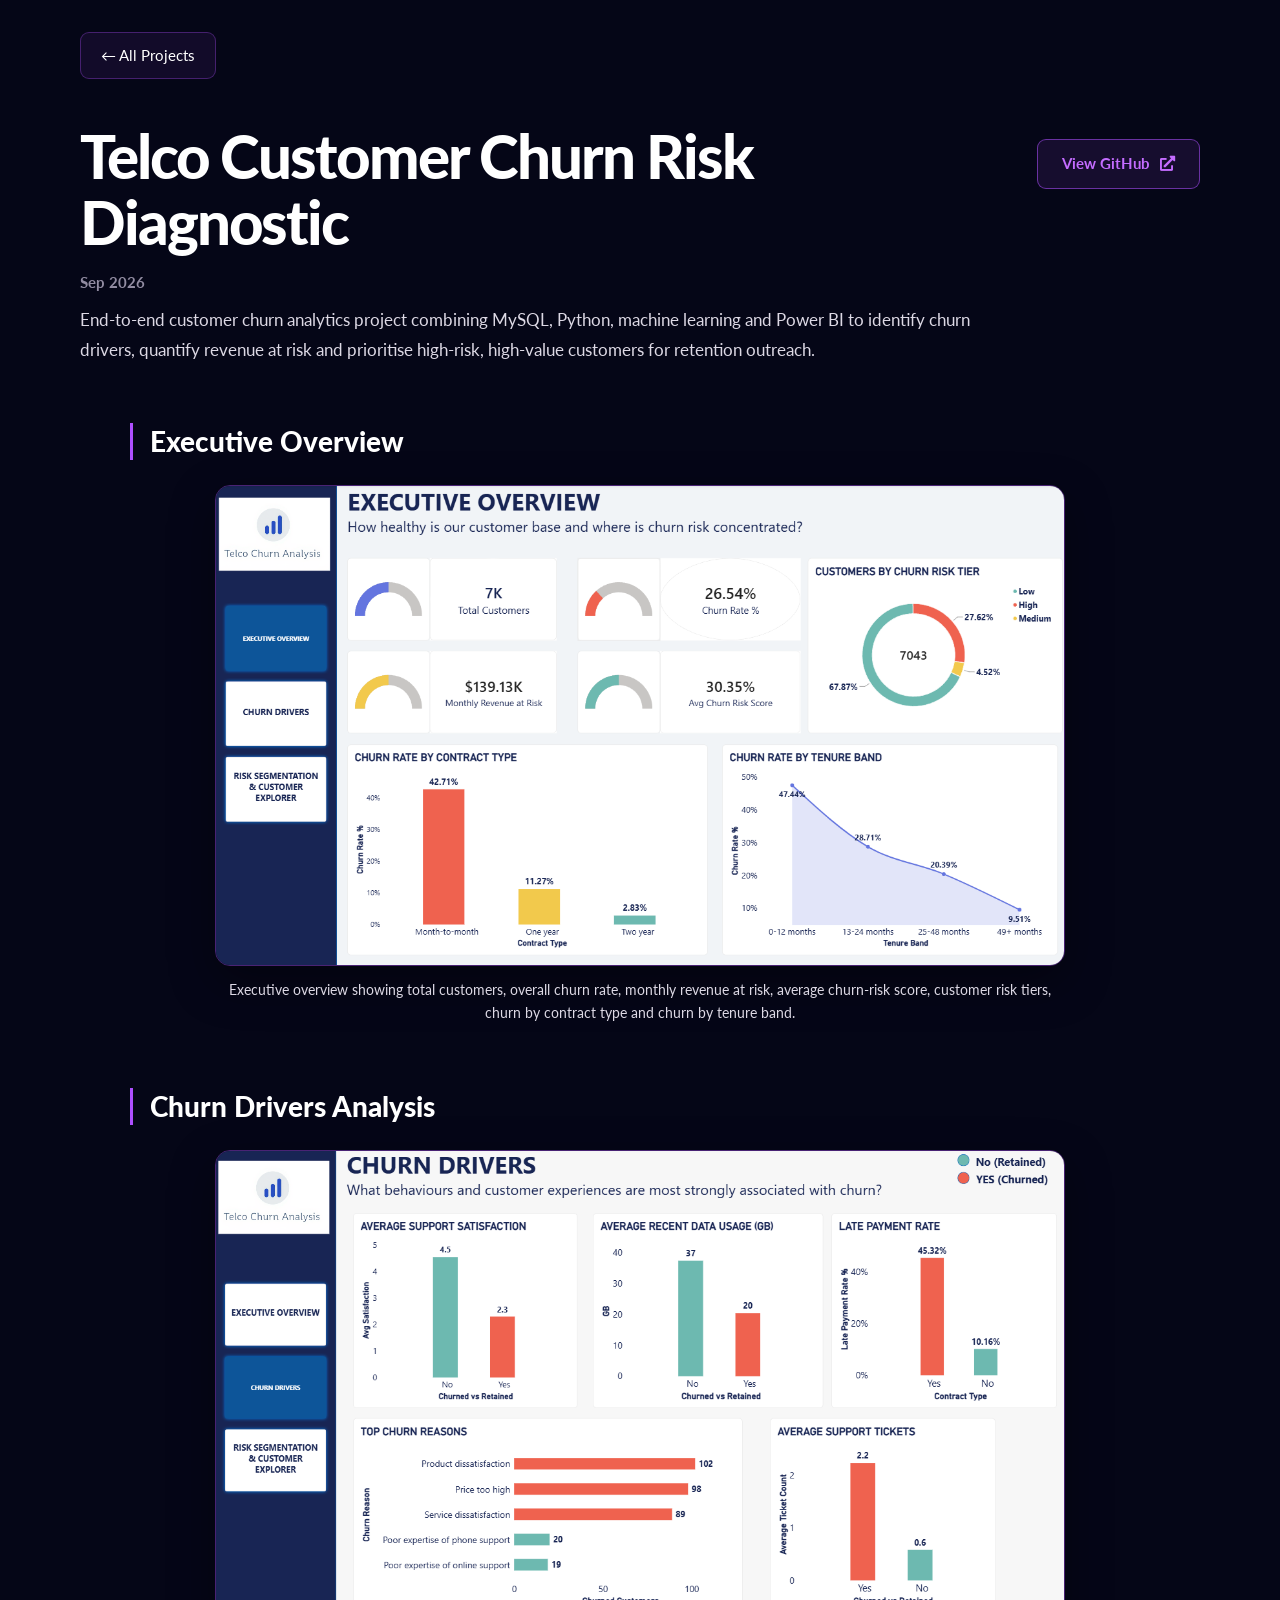
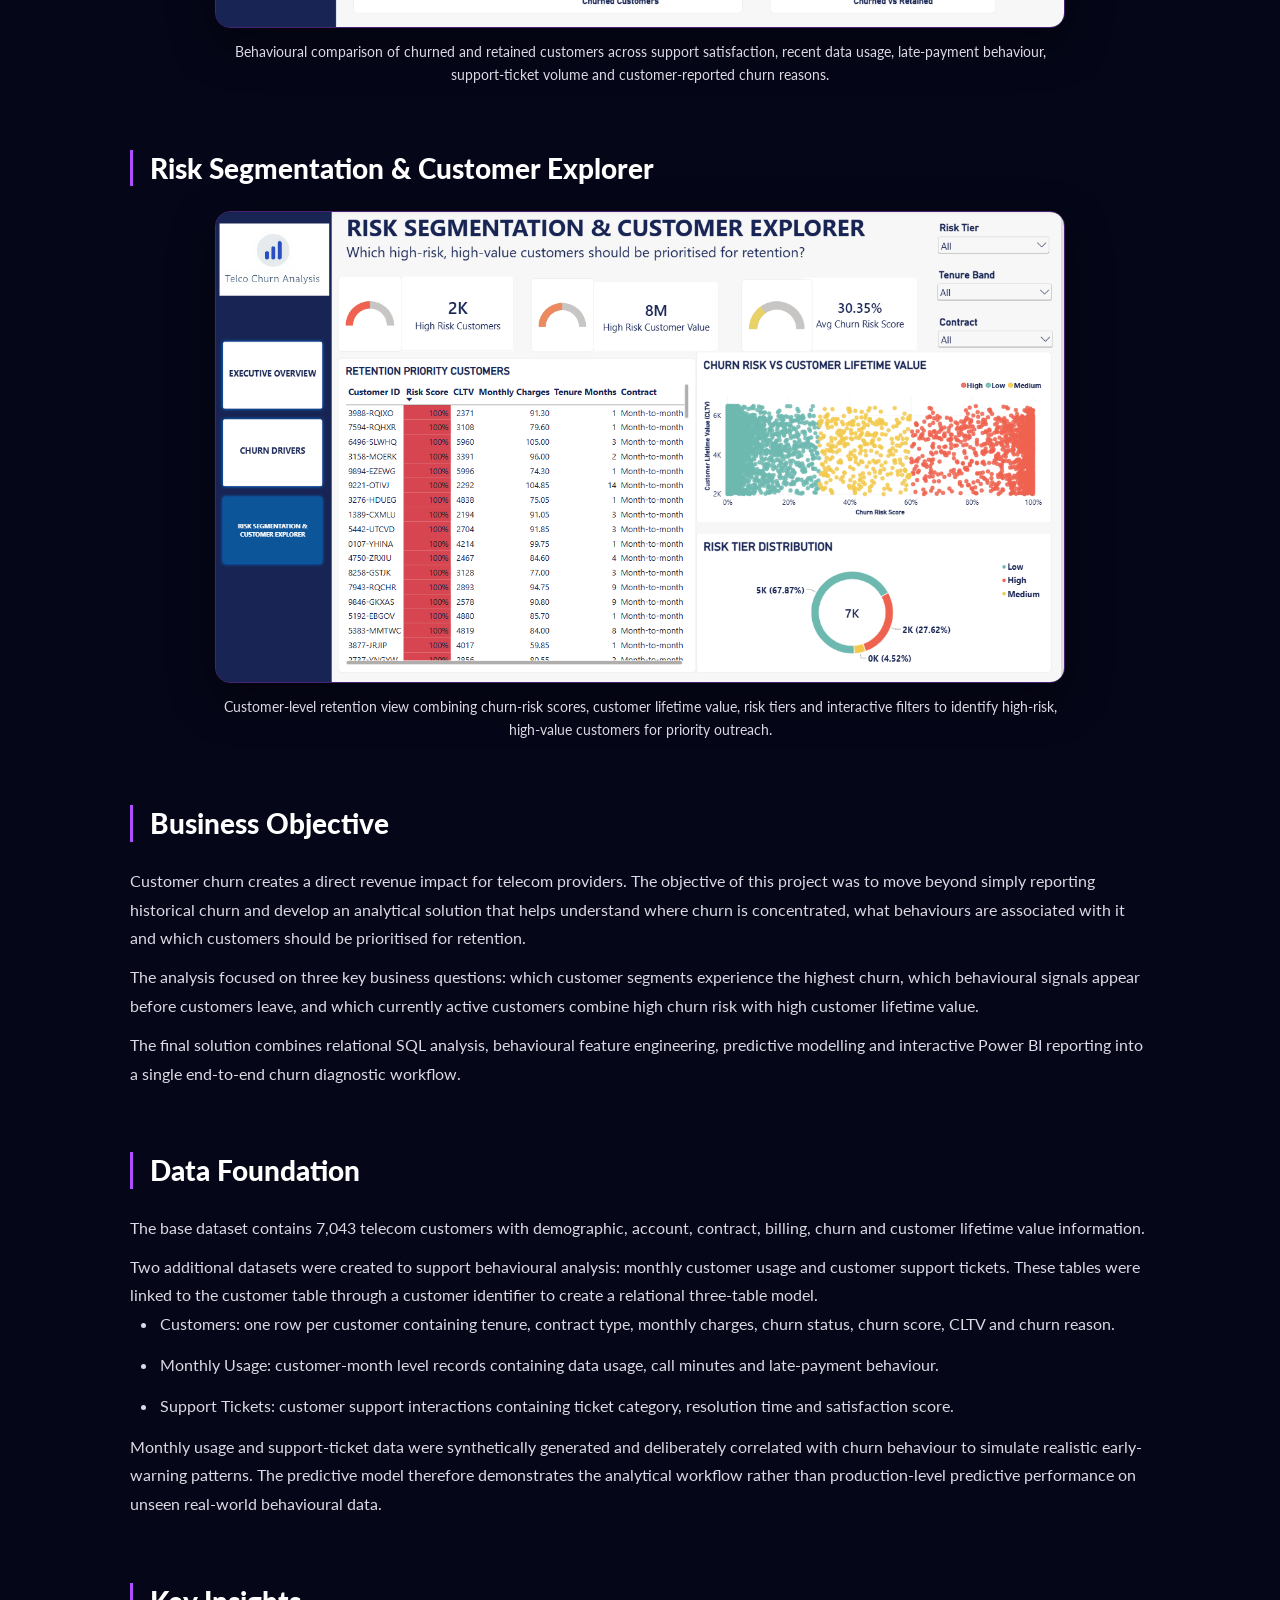
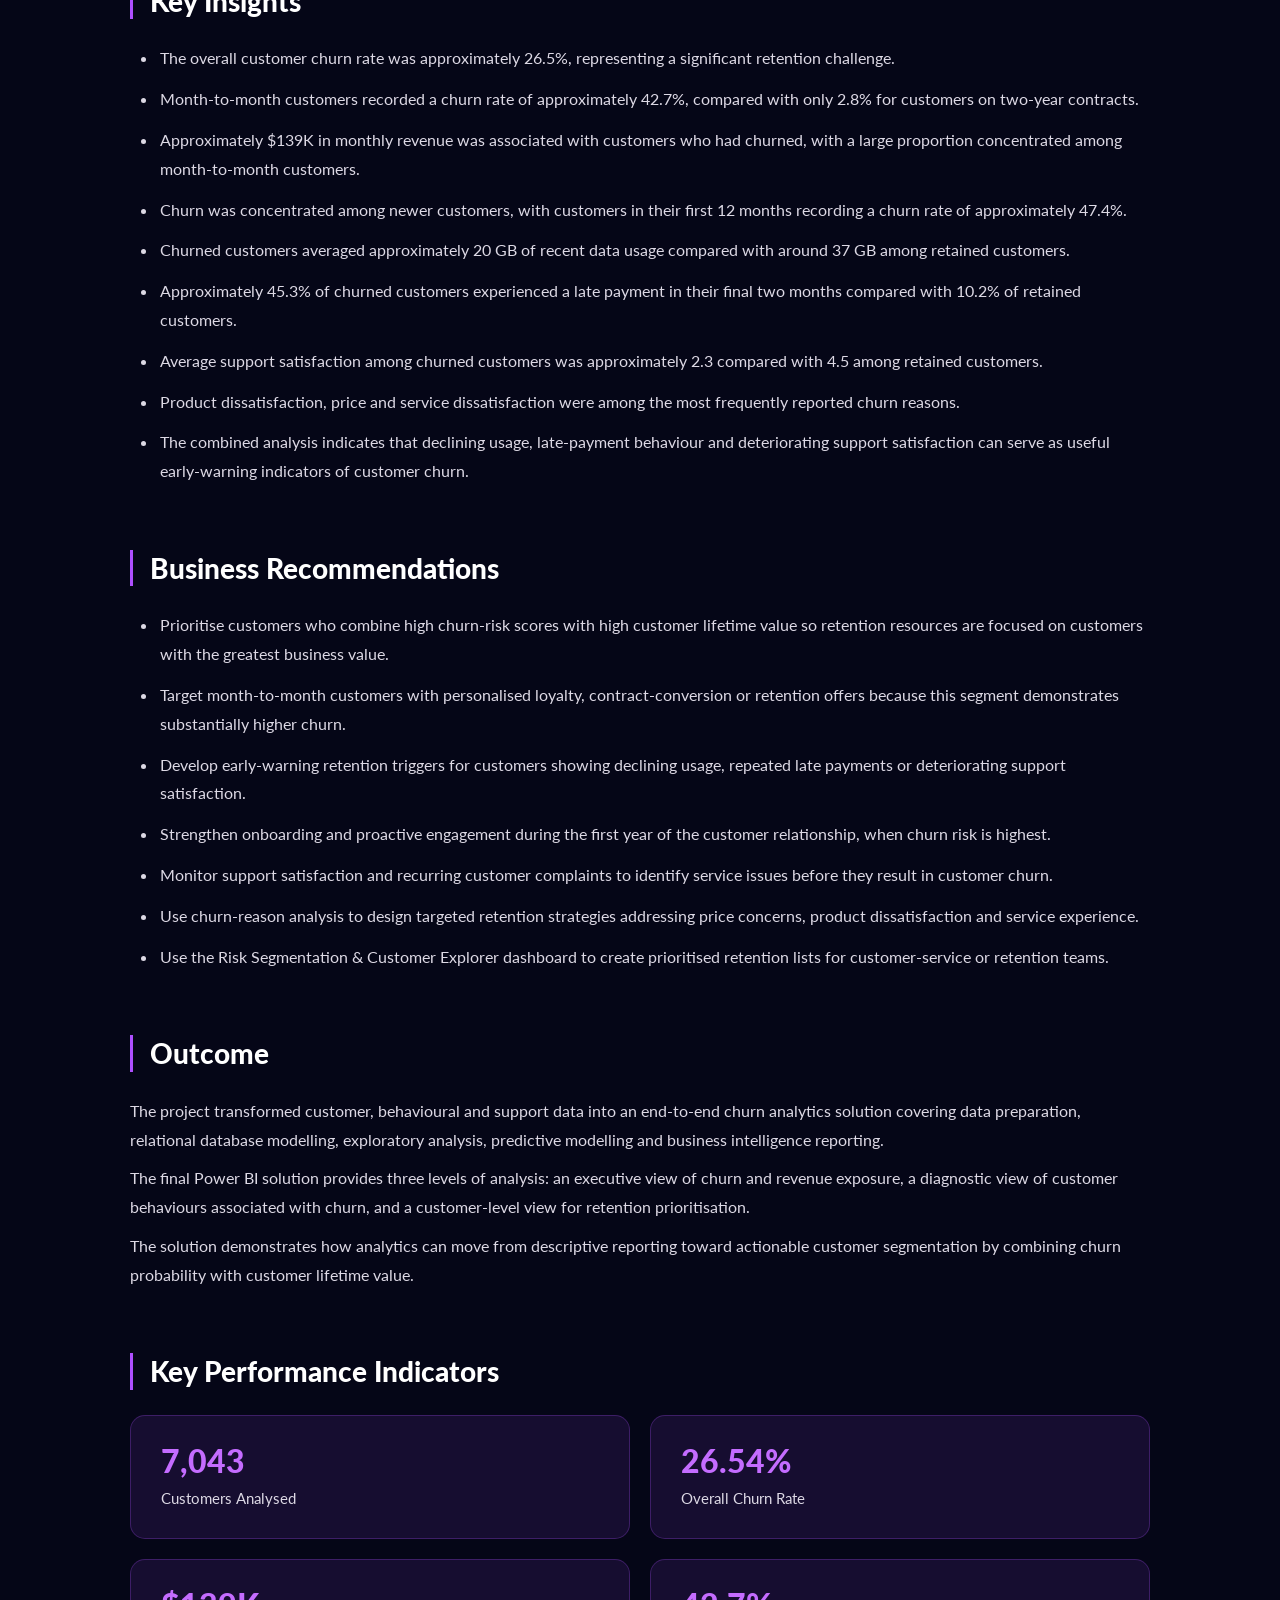
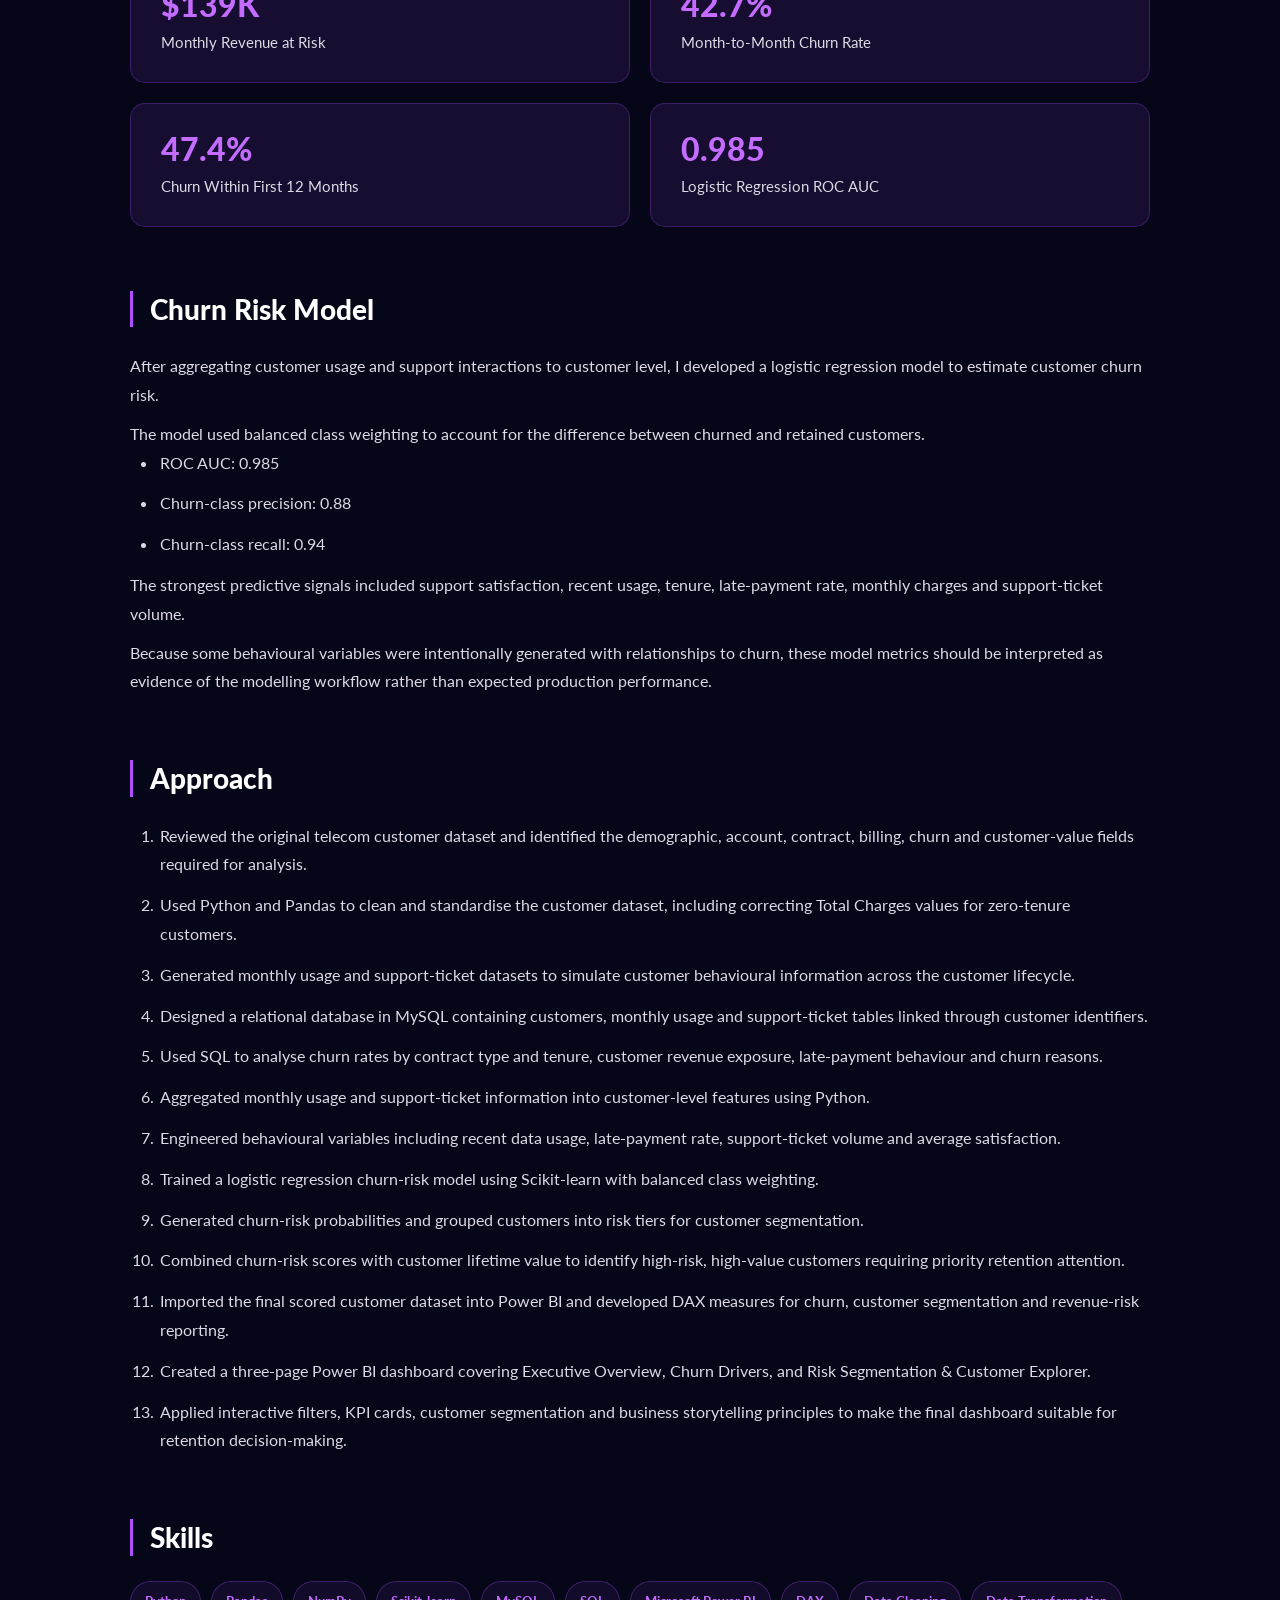
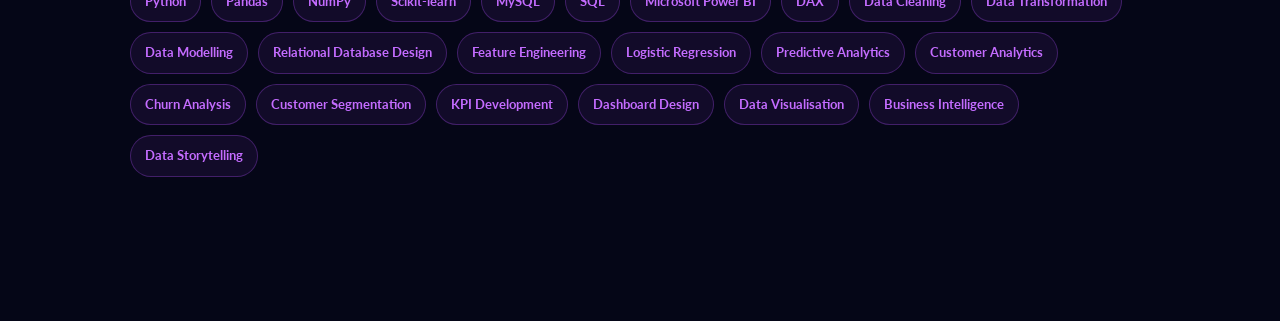
<file: projects/Telco/index.html>
<!DOCTYPE html>
<html lang="en">
  <head>
    <meta charset="UTF-8" />

    <meta
      name="viewport"
      content="width=device-width, initial-scale=1.0"
    />

    <title>
      Telco Customer Churn Risk Diagnostic | Aishwarya Ravichandran
    </title>

    <link rel="preconnect" href="https://fonts.googleapis.com" />

    <link
      rel="preconnect"
      href="https://fonts.gstatic.com"
      crossorigin
    />

    <link
      href="https://fonts.googleapis.com/css2?family=Lato:wght@300;400;700;900&display=swap"
      rel="stylesheet"
    />

    <link
      rel="stylesheet"
      href="https://use.fontawesome.com/releases/v5.15.4/css/all.css"
      crossorigin="anonymous"
    />

    <link rel="stylesheet" href="style.css" />
  </head>


  <body>

    <div class="project-page">


      <!-- =====================================================
           BACK BUTTON
      ====================================================== -->

      <a href="../../index.html" class="back-button">
        ← All Projects
      </a>


      <!-- =====================================================
           PROJECT HEADER
      ====================================================== -->

      <div class="title-row fade-up">

        <h1>
          Telco Customer Churn Risk Diagnostic
        </h1>

        <a
          href="https://github.com/Aishwarya289/-telco-churn-risk-diagnostic"
          target="_blank"
          rel="noreferrer"
          class="view-project-btn"
        >
          View GitHub
          <i class="fas fa-external-link-alt"></i>
        </a>

      </div>


      <span class="project-date fade-up">
        Sep 2026
      </span>


      <p class="project-subtitle fade-up">

        End-to-end customer churn analytics project combining MySQL,
        Python, machine learning and Power BI to identify churn drivers,
        quantify revenue at risk and prioritise high-risk, high-value
        customers for retention outreach.

      </p>



      <!-- =====================================================
           PROJECT ARTICLE
      ====================================================== -->

      <main class="project-article">


        <!-- =====================================================
             1. DASHBOARD PAGE 1
        ====================================================== -->

        <section class="fade-up">

          <h2>Executive Overview</h2>

          <img
            src="images/executive-overview.png"
            alt="Telco Customer Churn Executive Overview Power BI dashboard"
            class="screenshot-single"
          />

          <p class="screenshot-caption">

            Executive overview showing total customers, overall churn rate,
            monthly revenue at risk, average churn-risk score, customer risk
            tiers, churn by contract type and churn by tenure band.

          </p>

        </section>



        <!-- =====================================================
             2. DASHBOARD PAGE 2
        ====================================================== -->

        <section class="fade-up">

          <h2>Churn Drivers Analysis</h2>

          <img
            src="images/churn-drivers.png"
            alt="Telco Customer Churn Drivers Power BI dashboard"
            class="screenshot-single"
          />

          <p class="screenshot-caption">

            Behavioural comparison of churned and retained customers across
            support satisfaction, recent data usage, late-payment behaviour,
            support-ticket volume and customer-reported churn reasons.

          </p>

        </section>



        <!-- =====================================================
             3. DASHBOARD PAGE 3
        ====================================================== -->

        <section class="fade-up">

          <h2>Risk Segmentation &amp; Customer Explorer</h2>

          <img
            src="images/risk-segmentation.png"
            alt="Telco Customer Churn Risk Segmentation and Customer Explorer Power BI dashboard"
            class="screenshot-single"
          />

          <p class="screenshot-caption">

            Customer-level retention view combining churn-risk scores,
            customer lifetime value, risk tiers and interactive filters
            to identify high-risk, high-value customers for priority outreach.

          </p>

        </section>



        <!-- =====================================================
             4. BUSINESS OBJECTIVE
        ====================================================== -->

        <section class="fade-up">

          <h2>Business Objective</h2>

          <p>

            Customer churn creates a direct revenue impact for telecom
            providers. The objective of this project was to move beyond
            simply reporting historical churn and develop an analytical
            solution that helps understand where churn is concentrated,
            what behaviours are associated with it and which customers
            should be prioritised for retention.

          </p>

          <p>

            The analysis focused on three key business questions:
            which customer segments experience the highest churn,
            which behavioural signals appear before customers leave,
            and which currently active customers combine high churn
            risk with high customer lifetime value.

          </p>

          <p>

            The final solution combines relational SQL analysis,
            behavioural feature engineering, predictive modelling
            and interactive Power BI reporting into a single
            end-to-end churn diagnostic workflow.

          </p>

        </section>



        <!-- =====================================================
             5. DATA FOUNDATION
        ====================================================== -->

        <section class="fade-up">

          <h2>Data Foundation</h2>

          <p>

            The base dataset contains 7,043 telecom customers with
            demographic, account, contract, billing, churn and customer
            lifetime value information.

          </p>

          <p>

            Two additional datasets were created to support behavioural
            analysis: monthly customer usage and customer support tickets.
            These tables were linked to the customer table through a
            customer identifier to create a relational three-table model.

          </p>

          <ul>

            <li>
              <strong>Customers:</strong>
              one row per customer containing tenure, contract type,
              monthly charges, churn status, churn score, CLTV and
              churn reason.
            </li>

            <li>
              <strong>Monthly Usage:</strong>
              customer-month level records containing data usage,
              call minutes and late-payment behaviour.
            </li>

            <li>
              <strong>Support Tickets:</strong>
              customer support interactions containing ticket category,
              resolution time and satisfaction score.
            </li>

          </ul>

          <p>

            Monthly usage and support-ticket data were synthetically
            generated and deliberately correlated with churn behaviour
            to simulate realistic early-warning patterns. The predictive
            model therefore demonstrates the analytical workflow rather
            than production-level predictive performance on unseen
            real-world behavioural data.

          </p>

        </section>



        <!-- =====================================================
             6. KEY INSIGHTS
        ====================================================== -->

        <section class="fade-up">

          <h2>Key Insights</h2>

          <ul>

            <li>

              The overall customer churn rate was approximately
              26.5%, representing a significant retention challenge.

            </li>


            <li>

              Month-to-month customers recorded a churn rate of
              approximately 42.7%, compared with only 2.8% for
              customers on two-year contracts.

            </li>


            <li>

              Approximately $139K in monthly revenue was associated
              with customers who had churned, with a large proportion
              concentrated among month-to-month customers.

            </li>


            <li>

              Churn was concentrated among newer customers, with
              customers in their first 12 months recording a churn
              rate of approximately 47.4%.

            </li>


            <li>

              Churned customers averaged approximately 20 GB of
              recent data usage compared with around 37 GB among
              retained customers.

            </li>


            <li>

              Approximately 45.3% of churned customers experienced
              a late payment in their final two months compared with
              10.2% of retained customers.

            </li>


            <li>

              Average support satisfaction among churned customers
              was approximately 2.3 compared with 4.5 among retained
              customers.

            </li>


            <li>

              Product dissatisfaction, price and service dissatisfaction
              were among the most frequently reported churn reasons.

            </li>


            <li>

              The combined analysis indicates that declining usage,
              late-payment behaviour and deteriorating support
              satisfaction can serve as useful early-warning indicators
              of customer churn.

            </li>

          </ul>

        </section>



        <!-- =====================================================
             7. BUSINESS RECOMMENDATIONS
        ====================================================== -->

        <section class="fade-up">

          <h2>Business Recommendations</h2>

          <ul>

            <li>

              Prioritise customers who combine high churn-risk scores
              with high customer lifetime value so retention resources
              are focused on customers with the greatest business value.

            </li>


            <li>

              Target month-to-month customers with personalised loyalty,
              contract-conversion or retention offers because this
              segment demonstrates substantially higher churn.

            </li>


            <li>

              Develop early-warning retention triggers for customers
              showing declining usage, repeated late payments or
              deteriorating support satisfaction.

            </li>


            <li>

              Strengthen onboarding and proactive engagement during
              the first year of the customer relationship, when churn
              risk is highest.

            </li>


            <li>

              Monitor support satisfaction and recurring customer
              complaints to identify service issues before they result
              in customer churn.

            </li>


            <li>

              Use churn-reason analysis to design targeted retention
              strategies addressing price concerns, product
              dissatisfaction and service experience.

            </li>


            <li>

              Use the Risk Segmentation &amp; Customer Explorer dashboard
              to create prioritised retention lists for customer-service
              or retention teams.

            </li>

          </ul>

        </section>



        <!-- =====================================================
             8. OUTCOME
        ====================================================== -->

        <section class="fade-up">

          <h2>Outcome</h2>

          <p>

            The project transformed customer, behavioural and support
            data into an end-to-end churn analytics solution covering
            data preparation, relational database modelling,
            exploratory analysis, predictive modelling and business
            intelligence reporting.

          </p>

          <p>

            The final Power BI solution provides three levels of
            analysis: an executive view of churn and revenue exposure,
            a diagnostic view of customer behaviours associated with
            churn, and a customer-level view for retention
            prioritisation.

          </p>

          <p>

            The solution demonstrates how analytics can move from
            descriptive reporting toward actionable customer
            segmentation by combining churn probability with customer
            lifetime value.

          </p>

        </section>



        <!-- =====================================================
             9. KEY PERFORMANCE INDICATORS
        ====================================================== -->

        <section class="fade-up">

          <h2>Key Performance Indicators</h2>


          <div class="kpi-grid">


            <div class="kpi-card">

              <span class="kpi-value">
                7,043
              </span>

              <span class="kpi-metric">
                Customers Analysed
              </span>

            </div>



            <div class="kpi-card">

              <span class="kpi-value">
                26.54%
              </span>

              <span class="kpi-metric">
                Overall Churn Rate
              </span>

            </div>



            <div class="kpi-card">

              <span class="kpi-value">
                $139K
              </span>

              <span class="kpi-metric">
                Monthly Revenue at Risk
              </span>

            </div>



            <div class="kpi-card">

              <span class="kpi-value">
                42.7%
              </span>

              <span class="kpi-metric">
                Month-to-Month Churn Rate
              </span>

            </div>



            <div class="kpi-card">

              <span class="kpi-value">
                47.4%
              </span>

              <span class="kpi-metric">
                Churn Within First 12 Months
              </span>

            </div>



            <div class="kpi-card">

              <span class="kpi-value">
                0.985
              </span>

              <span class="kpi-metric">
                Logistic Regression ROC AUC
              </span>

            </div>


          </div>

        </section>



        <!-- =====================================================
             10. MACHINE LEARNING MODEL
        ====================================================== -->

        <section class="fade-up">

          <h2>Churn Risk Model</h2>

          <p>

            After aggregating customer usage and support interactions
            to customer level, I developed a logistic regression model
            to estimate customer churn risk.

          </p>

          <p>

            The model used balanced class weighting to account for the
            difference between churned and retained customers.

          </p>

          <ul>

            <li>
              ROC AUC: 0.985
            </li>

            <li>
              Churn-class precision: 0.88
            </li>

            <li>
              Churn-class recall: 0.94
            </li>

          </ul>

          <p>

            The strongest predictive signals included support
            satisfaction, recent usage, tenure, late-payment rate,
            monthly charges and support-ticket volume.

          </p>

          <p>

            Because some behavioural variables were intentionally
            generated with relationships to churn, these model
            metrics should be interpreted as evidence of the modelling
            workflow rather than expected production performance.

          </p>

        </section>



        <!-- =====================================================
             11. APPROACH
        ====================================================== -->

        <section class="fade-up">

          <h2>Approach</h2>


          <ol>

            <li>

              Reviewed the original telecom customer dataset and
              identified the demographic, account, contract,
              billing, churn and customer-value fields required
              for analysis.

            </li>


            <li>

              Used Python and Pandas to clean and standardise the
              customer dataset, including correcting Total Charges
              values for zero-tenure customers.

            </li>


            <li>

              Generated monthly usage and support-ticket datasets
              to simulate customer behavioural information across
              the customer lifecycle.

            </li>


            <li>

              Designed a relational database in MySQL containing
              customers, monthly usage and support-ticket tables
              linked through customer identifiers.

            </li>


            <li>

              Used SQL to analyse churn rates by contract type and
              tenure, customer revenue exposure, late-payment
              behaviour and churn reasons.

            </li>


            <li>

              Aggregated monthly usage and support-ticket information
              into customer-level features using Python.

            </li>


            <li>

              Engineered behavioural variables including recent data
              usage, late-payment rate, support-ticket volume and
              average satisfaction.

            </li>


            <li>

              Trained a logistic regression churn-risk model using
              Scikit-learn with balanced class weighting.

            </li>


            <li>

              Generated churn-risk probabilities and grouped customers
              into risk tiers for customer segmentation.

            </li>


            <li>

              Combined churn-risk scores with customer lifetime value
              to identify high-risk, high-value customers requiring
              priority retention attention.

            </li>


            <li>

              Imported the final scored customer dataset into
              Power BI and developed DAX measures for churn,
              customer segmentation and revenue-risk reporting.

            </li>


            <li>

              Created a three-page Power BI dashboard covering
              Executive Overview, Churn Drivers, and Risk
              Segmentation &amp; Customer Explorer.

            </li>


            <li>

              Applied interactive filters, KPI cards, customer
              segmentation and business storytelling principles
              to make the final dashboard suitable for retention
              decision-making.

            </li>

          </ol>

        </section>



        <!-- =====================================================
             12. SKILLS
        ====================================================== -->

        <section class="fade-up">

          <h2>Skills</h2>


          <div class="chips">

            <span class="chip">
              Python
            </span>

            <span class="chip">
              Pandas
            </span>

            <span class="chip">
              NumPy
            </span>

            <span class="chip">
              Scikit-learn
            </span>

            <span class="chip">
              MySQL
            </span>

            <span class="chip">
              SQL
            </span>

            <span class="chip">
              Microsoft Power BI
            </span>

            <span class="chip">
              DAX
            </span>

            <span class="chip">
              Data Cleaning
            </span>

            <span class="chip">
              Data Transformation
            </span>

            <span class="chip">
              Data Modelling
            </span>

            <span class="chip">
              Relational Database Design
            </span>

            <span class="chip">
              Feature Engineering
            </span>

            <span class="chip">
              Logistic Regression
            </span>

            <span class="chip">
              Predictive Analytics
            </span>

            <span class="chip">
              Customer Analytics
            </span>

            <span class="chip">
              Churn Analysis
            </span>

            <span class="chip">
              Customer Segmentation
            </span>

            <span class="chip">
              KPI Development
            </span>

            <span class="chip">
              Dashboard Design
            </span>

            <span class="chip">
              Data Visualisation
            </span>

            <span class="chip">
              Business Intelligence
            </span>

            <span class="chip">
              Data Storytelling
            </span>

          </div>

        </section>


      </main>

    </div>



    <!-- =====================================================
         FADE ANIMATION
    ====================================================== -->

    <script>

      const fadeObserver = new IntersectionObserver(
        (entries) => {

          entries.forEach((entry) => {

            if (entry.isIntersecting) {

              entry.target.classList.add("visible");

              fadeObserver.unobserve(entry.target);

            }

          });

        },

        {
          threshold: 0.1,
        }

      );


      document
        .querySelectorAll(".fade-up")
        .forEach((element) => {

          fadeObserver.observe(element);

        });

    </script>


  </body>
</html>
</file>
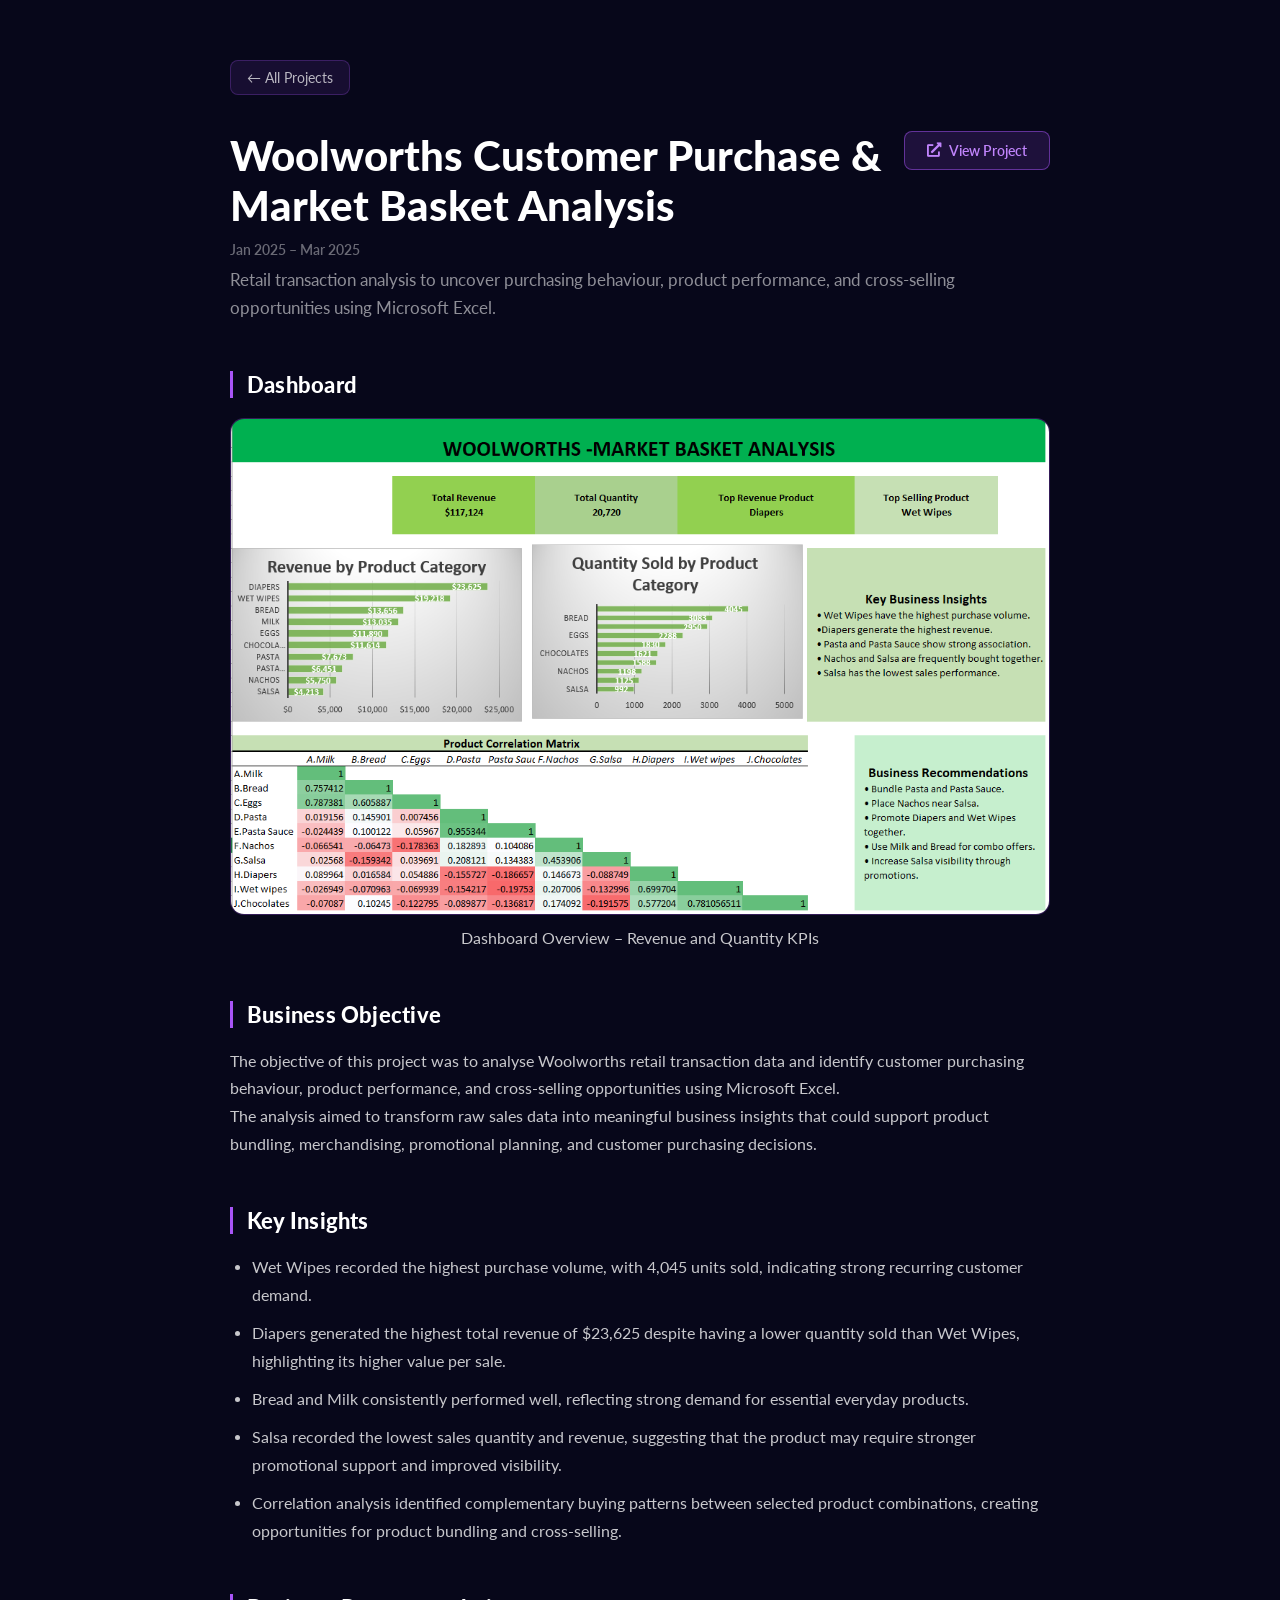
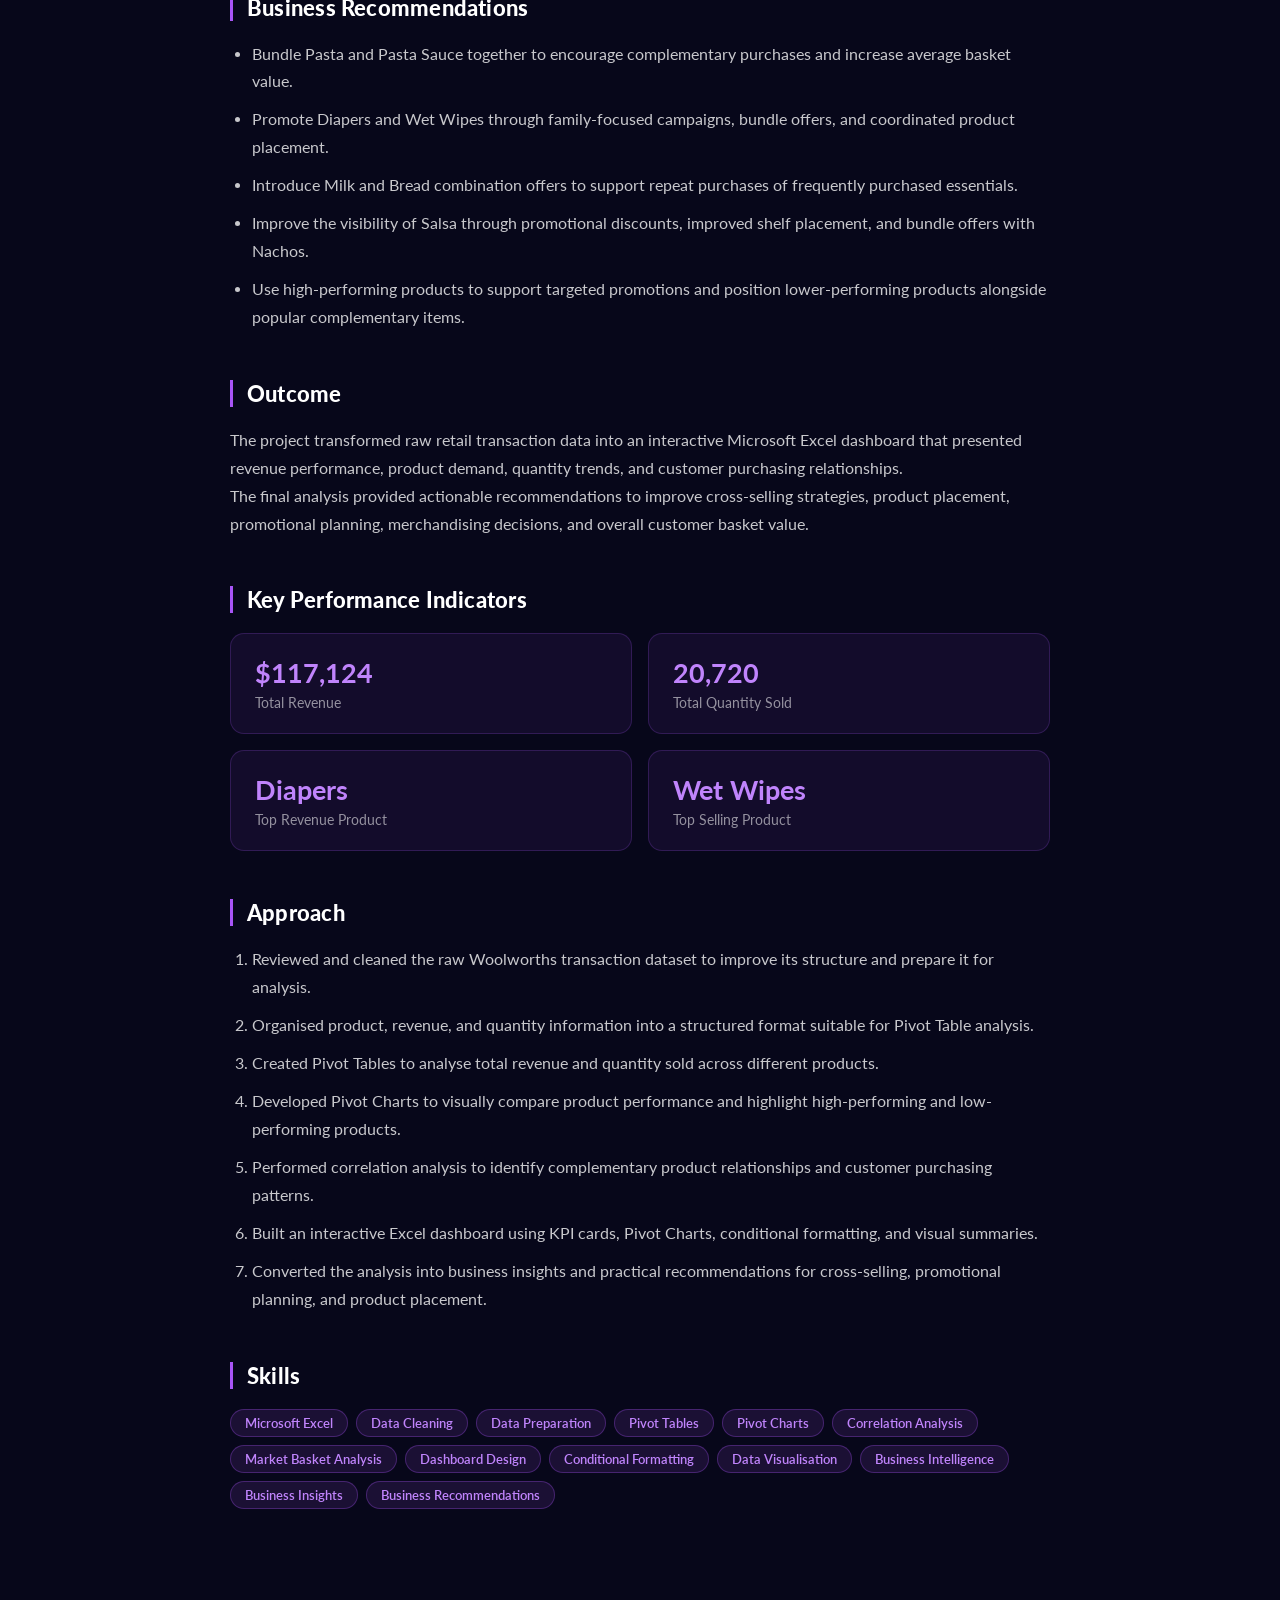
<file: projects/woolworths/index.html>
<!DOCTYPE html>
<html lang="en">
  <head>
    <meta charset="UTF-8" />
    <meta name="viewport" content="width=device-width, initial-scale=1.0" />

    <title>
      Woolworths Market Basket Analysis | Aishwarya Ravichandran
    </title>

    <link rel="preconnect" href="https://fonts.googleapis.com" />
    <link rel="preconnect" href="https://fonts.gstatic.com" crossorigin />

    <link
      href="https://fonts.googleapis.com/css2?family=Lato:wght@300;400;700;900&display=swap"
      rel="stylesheet"
    />

    <link
      rel="stylesheet"
      href="https://use.fontawesome.com/releases/v5.15.4/css/all.css"
      crossorigin="anonymous"
    />

    <link rel="stylesheet" href="style.css" />
  </head>

  <body>
    <div class="project-page">
      <!-- Back Button -->
      <a href="../../index.html" class="back-button">
        ← All Projects
      </a>

      <!-- Project Header -->
      <div class="title-row fade-up">
        <h1>Woolworths Customer Purchase &amp; Market Basket Analysis</h1>

        <a
          href="https://1drv.ms/x/c/a6cbafa72eb108bf/IQDbyIZLX4MvT6Z2Lpyp7z3OAQPu1FMUcsRGugu8b9Sd48M?e=jKvJmM"
          class="view-project-btn"
          target="_blank"
          rel="noreferrer"
        >
          <i class="fas fa-external-link-alt"></i>
          View Project
        </a>
      </div>

      <span class="project-date fade-up">
        Jan 2025 – Mar 2025
      </span>

      <p class="project-subtitle fade-up">
        Retail transaction analysis to uncover purchasing behaviour, product
        performance, and cross-selling opportunities using Microsoft Excel.
      </p>

      <main class="project-article">
        <!-- 1. Screenshot -->
        <section class="fade-up">
          <h2>Dashboard</h2>

          <img
            src="../../assets/images/dashboard.png"
            alt="Woolworths Dashboard Overview"
            class="screenshot-single"
          />

          <p class="screenshot-caption">
            Dashboard Overview – Revenue and Quantity KPIs
          </p>
        </section>

        <!-- 2. Business Objective -->
        <section class="fade-up">
          <h2>Business Objective</h2>

          <p>
            The objective of this project was to analyse Woolworths retail
            transaction data and identify customer purchasing behaviour,
            product performance, and cross-selling opportunities using
            Microsoft Excel.
          </p>

          <p>
            The analysis aimed to transform raw sales data into meaningful
            business insights that could support product bundling,
            merchandising, promotional planning, and customer purchasing
            decisions.
          </p>
        </section>

        <!-- 3. Insights -->
        <section class="fade-up">
          <h2>Key Insights</h2>

          <ul>
            <li>
              Wet Wipes recorded the highest purchase volume, with 4,045 units
              sold, indicating strong recurring customer demand.
            </li>

            <li>
              Diapers generated the highest total revenue of $23,625 despite
              having a lower quantity sold than Wet Wipes, highlighting its
              higher value per sale.
            </li>

            <li>
              Bread and Milk consistently performed well, reflecting strong
              demand for essential everyday products.
            </li>

            <li>
              Salsa recorded the lowest sales quantity and revenue, suggesting
              that the product may require stronger promotional support and
              improved visibility.
            </li>

            <li>
              Correlation analysis identified complementary buying patterns
              between selected product combinations, creating opportunities
              for product bundling and cross-selling.
            </li>
          </ul>
        </section>

        <!-- 4. Recommendations -->
        <section class="fade-up">
          <h2>Business Recommendations</h2>

          <ul>
            <li>
              Bundle Pasta and Pasta Sauce together to encourage complementary
              purchases and increase average basket value.
            </li>

            <li>
              Promote Diapers and Wet Wipes through family-focused campaigns,
              bundle offers, and coordinated product placement.
            </li>

            <li>
              Introduce Milk and Bread combination offers to support repeat
              purchases of frequently purchased essentials.
            </li>

            <li>
              Improve the visibility of Salsa through promotional discounts,
              improved shelf placement, and bundle offers with Nachos.
            </li>

            <li>
              Use high-performing products to support targeted promotions and
              position lower-performing products alongside popular
              complementary items.
            </li>
          </ul>
        </section>

        <!-- 5. Outcome -->
        <section class="fade-up">
          <h2>Outcome</h2>

          <p>
            The project transformed raw retail transaction data into an
            interactive Microsoft Excel dashboard that presented revenue
            performance, product demand, quantity trends, and customer
            purchasing relationships.
          </p>

          <p>
            The final analysis provided actionable recommendations to improve
            cross-selling strategies, product placement, promotional planning,
            merchandising decisions, and overall customer basket value.
          </p>
        </section>

        <!-- 6. KPIs -->
        <section class="fade-up">
          <h2>Key Performance Indicators</h2>

          <div class="kpi-grid">
            <div class="kpi-card">
              <span class="kpi-value">$117,124</span>
              <span class="kpi-metric">Total Revenue</span>
            </div>

            <div class="kpi-card">
              <span class="kpi-value">20,720</span>
              <span class="kpi-metric">Total Quantity Sold</span>
            </div>

            <div class="kpi-card">
              <span class="kpi-value">Diapers</span>
              <span class="kpi-metric">Top Revenue Product</span>
            </div>

            <div class="kpi-card">
              <span class="kpi-value">Wet Wipes</span>
              <span class="kpi-metric">Top Selling Product</span>
            </div>
          </div>
        </section>

        <!-- 7. Approach -->
        <section class="fade-up">
          <h2>Approach</h2>

          <ol>
            <li>
              Reviewed and cleaned the raw Woolworths transaction dataset to
              improve its structure and prepare it for analysis.
            </li>

            <li>
              Organised product, revenue, and quantity information into a
              structured format suitable for Pivot Table analysis.
            </li>

            <li>
              Created Pivot Tables to analyse total revenue and quantity sold
              across different products.
            </li>

            <li>
              Developed Pivot Charts to visually compare product performance
              and highlight high-performing and low-performing products.
            </li>

            <li>
              Performed correlation analysis to identify complementary product
              relationships and customer purchasing patterns.
            </li>

            <li>
              Built an interactive Excel dashboard using KPI cards, Pivot
              Charts, conditional formatting, and visual summaries.
            </li>

            <li>
              Converted the analysis into business insights and practical
              recommendations for cross-selling, promotional planning, and
              product placement.
            </li>
          </ol>
        </section>

        <!-- 8. Skills -->
        <section class="fade-up">
          <h2>Skills</h2>

          <div class="chips">
            <span class="chip">Microsoft Excel</span>
            <span class="chip">Data Cleaning</span>
            <span class="chip">Data Preparation</span>
            <span class="chip">Pivot Tables</span>
            <span class="chip">Pivot Charts</span>
            <span class="chip">Correlation Analysis</span>
            <span class="chip">Market Basket Analysis</span>
            <span class="chip">Dashboard Design</span>
            <span class="chip">Conditional Formatting</span>
            <span class="chip">Data Visualisation</span>
            <span class="chip">Business Intelligence</span>
            <span class="chip">Business Insights</span>
            <span class="chip">Business Recommendations</span>
          </div>
        </section>
      </main>
    </div>

    <script>
      const fadeObserver = new IntersectionObserver(
        (entries) => {
          entries.forEach((entry) => {
            if (entry.isIntersecting) {
              entry.target.classList.add("visible");
              fadeObserver.unobserve(entry.target);
            }
          });
        },
        {
          threshold: 0.1,
        }
      );

      document.querySelectorAll(".fade-up").forEach((element) => {
        fadeObserver.observe(element);
      });
    </script>
  </body>
</html>
</file>
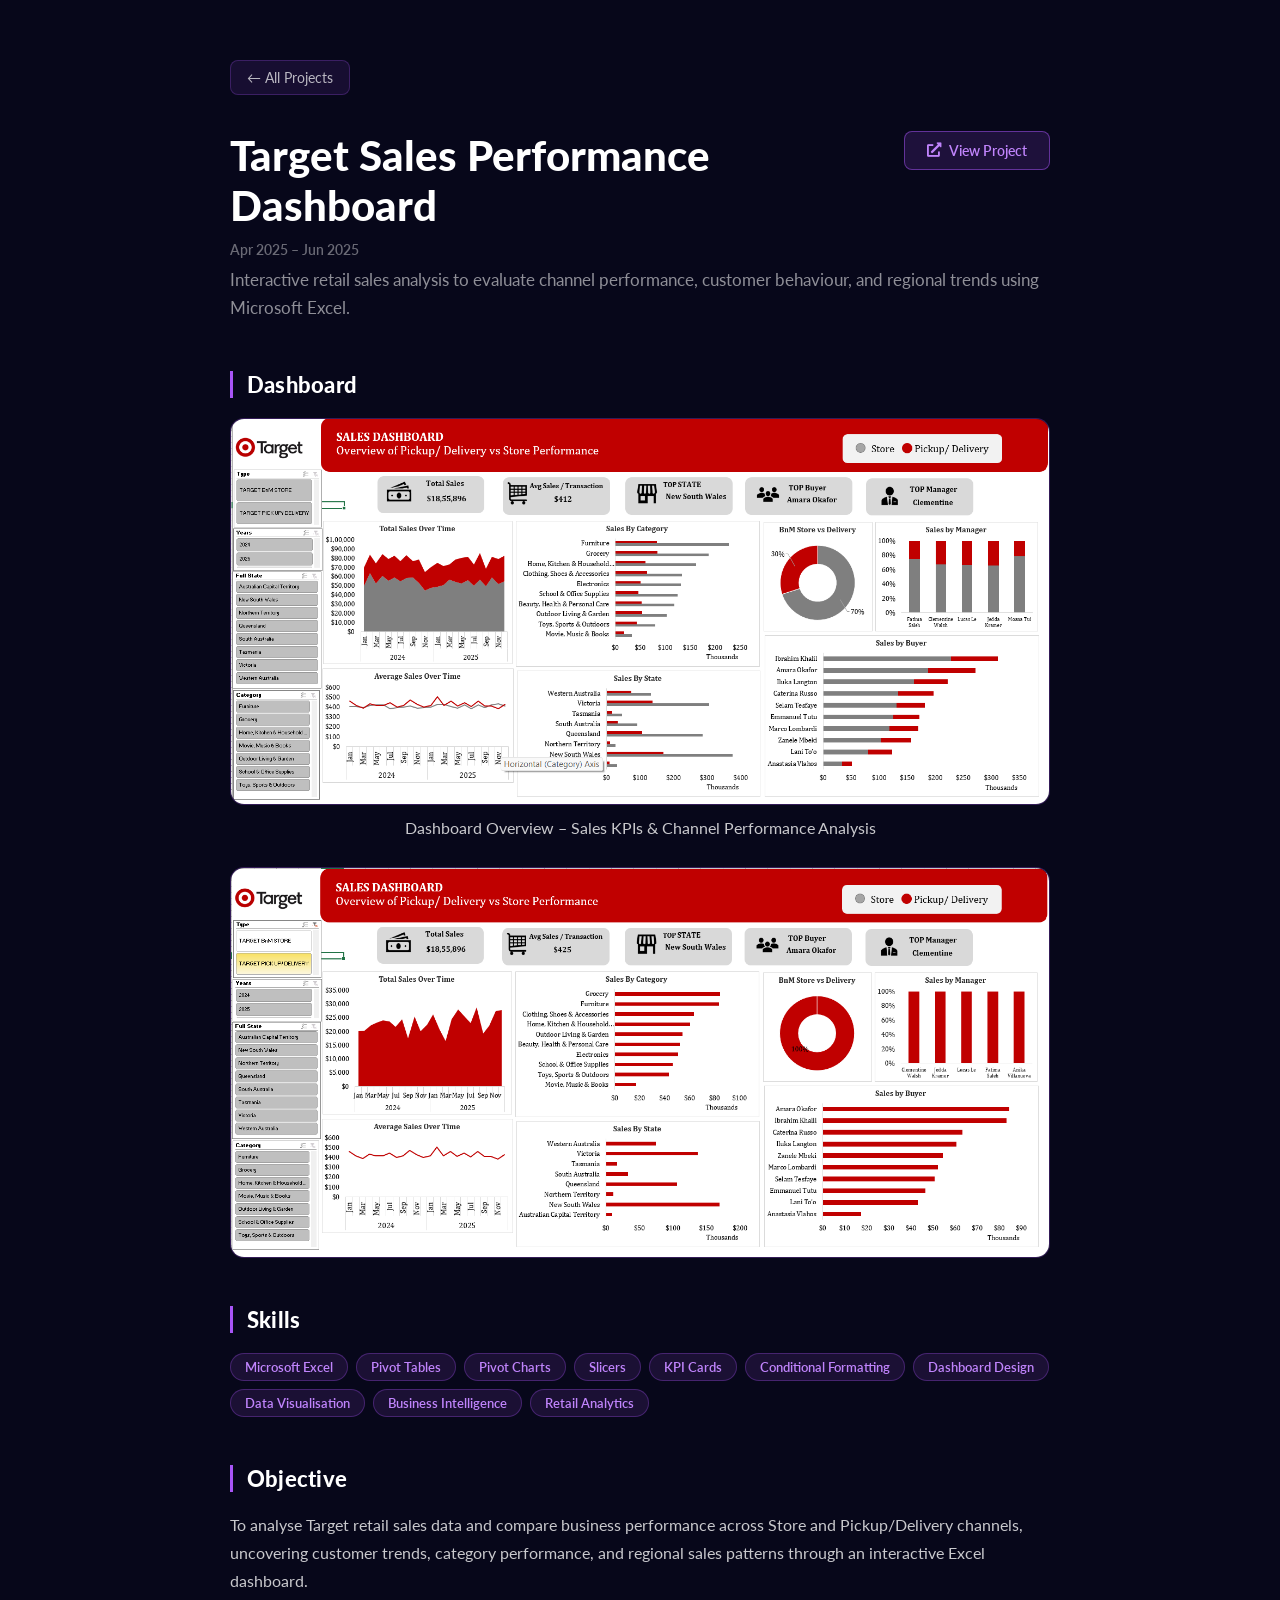
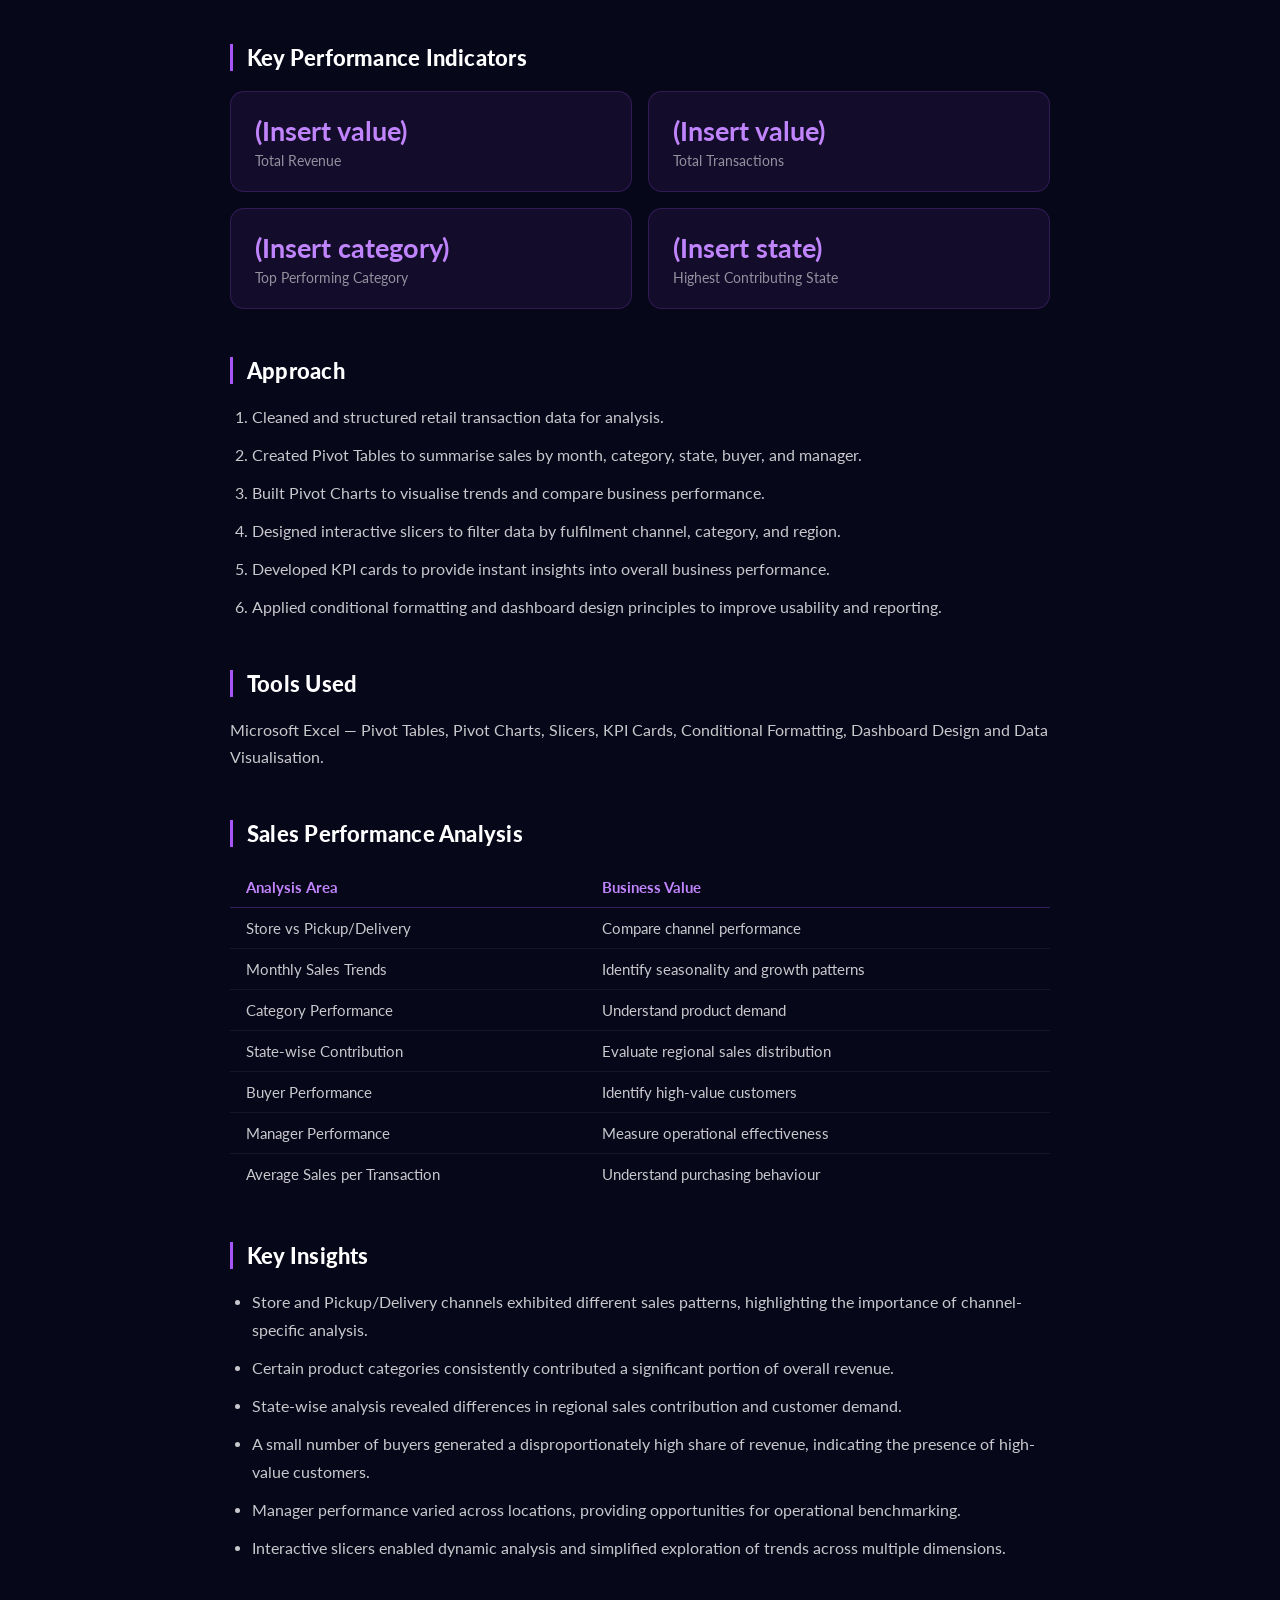
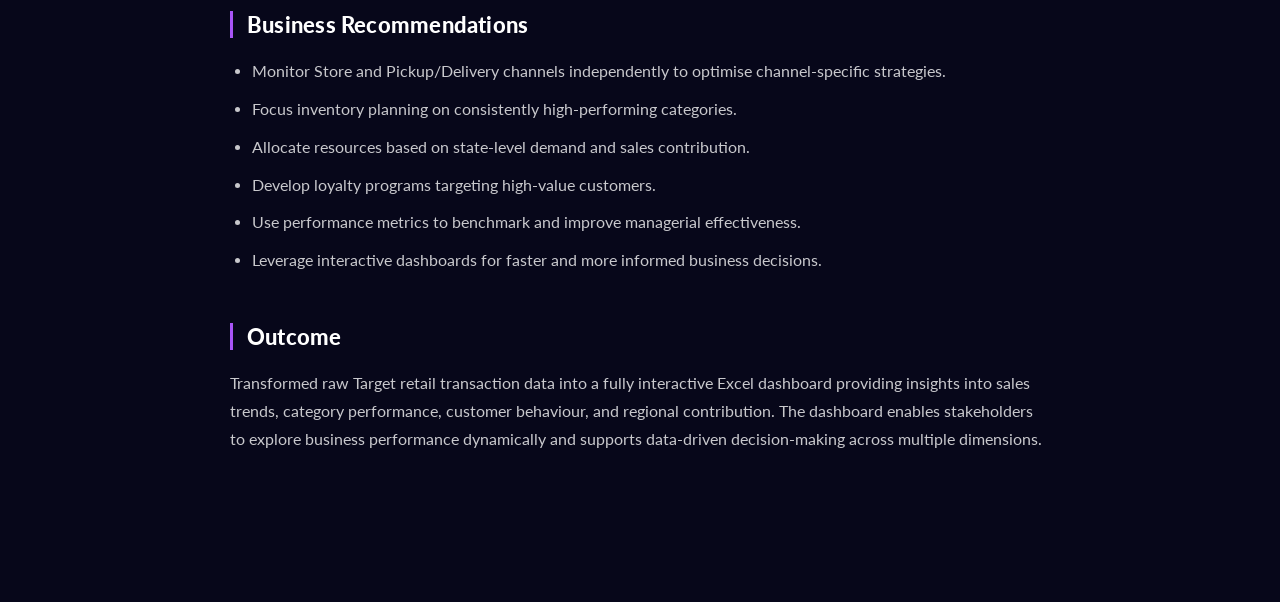
<file: aishwarya-final/projects/target/index.html>
<!DOCTYPE html>
<html lang="en">
  <head>
    <meta charset="UTF-8" />
    <meta name="viewport" content="width=device-width, initial-scale=1.0" />
    <title>Target Sales Performance Dashboard | Aishwarya Ravichandran</title>
    <link rel="preconnect" href="https://fonts.googleapis.com" />
    <link rel="preconnect" href="https://fonts.gstatic.com" crossorigin />
    <link href="https://fonts.googleapis.com/css2?family=Lato:wght@300;400;700;900&display=swap" rel="stylesheet" />
    <link rel="stylesheet" href="https://use.fontawesome.com/releases/v5.15.4/css/all.css" crossorigin="anonymous" />
    <link rel="stylesheet" href="style.css" />
  </head>
  <body>

    <div class="project-page">

      <a href="../../index.html" class="back-button">← All Projects</a>

      <div class="title-row fade-up">
        <h1>Target Sales Performance Dashboard</h1>
        <a href="https://1drv.ms/x/c/a6cbafa72eb108bf/IQDNqLfMhQoBQb9p8fuYdzsAAbAAxsbvl0pED3osCt5gIss?e=yHPwyZ" class="view-project-btn" target="_blank" rel="noreferrer">
          <i class="fas fa-external-link-alt"></i> View Project
        </a>
      </div>

      <span class="project-date fade-up">Apr 2025 – Jun 2025</span>
      <p class="project-subtitle fade-up">Interactive retail sales analysis to evaluate channel performance, customer behaviour, and regional trends using Microsoft Excel.</p>

      <main class="project-article">

        <section class="fade-up">
          <h2>Dashboard</h2>
          <img src="../../assets/images/src1.png" alt="Target Sales Dashboard Overview" class="screenshot-single" />
          <p class="screenshot-caption">Dashboard Overview – Sales KPIs &amp; Channel Performance Analysis</p>
          <img src="../../assets/images/src2.png" alt="Target Sales Dashboard Detail" class="screenshot-single" style="margin-top: 1.5rem;" />
        </section>

        <section class="fade-up">
          <h2>Skills</h2>
          <div class="chips">
            <span class="chip">Microsoft Excel</span>
            <span class="chip">Pivot Tables</span>
            <span class="chip">Pivot Charts</span>
            <span class="chip">Slicers</span>
            <span class="chip">KPI Cards</span>
            <span class="chip">Conditional Formatting</span>
            <span class="chip">Dashboard Design</span>
            <span class="chip">Data Visualisation</span>
            <span class="chip">Business Intelligence</span>
            <span class="chip">Retail Analytics</span>
          </div>
        </section>

        <section class="fade-up">
          <h2>Objective</h2>
          <p>To analyse Target retail sales data and compare business performance across Store and Pickup/Delivery channels, uncovering customer trends, category performance, and regional sales patterns through an interactive Excel dashboard.</p>
        </section>

        <section class="fade-up">
          <h2>Key Performance Indicators</h2>
          <div class="kpi-grid">
            <div class="kpi-card">
              <span class="kpi-value">(Insert value)</span>
              <span class="kpi-metric">Total Revenue</span>
            </div>
            <div class="kpi-card">
              <span class="kpi-value">(Insert value)</span>
              <span class="kpi-metric">Total Transactions</span>
            </div>
            <div class="kpi-card">
              <span class="kpi-value">(Insert category)</span>
              <span class="kpi-metric">Top Performing Category</span>
            </div>
            <div class="kpi-card">
              <span class="kpi-value">(Insert state)</span>
              <span class="kpi-metric">Highest Contributing State</span>
            </div>
          </div>
        </section>

        <section class="fade-up">
          <h2>Approach</h2>
          <ol>
            <li>Cleaned and structured retail transaction data for analysis.</li>
            <li>Created Pivot Tables to summarise sales by month, category, state, buyer, and manager.</li>
            <li>Built Pivot Charts to visualise trends and compare business performance.</li>
            <li>Designed interactive slicers to filter data by fulfilment channel, category, and region.</li>
            <li>Developed KPI cards to provide instant insights into overall business performance.</li>
            <li>Applied conditional formatting and dashboard design principles to improve usability and reporting.</li>
          </ol>
        </section>

        <section class="fade-up">
          <h2>Tools Used</h2>
          <p>Microsoft Excel — Pivot Tables, Pivot Charts, Slicers, KPI Cards, Conditional Formatting, Dashboard Design and Data Visualisation.</p>
        </section>

        <section class="fade-up">
          <h2>Sales Performance Analysis</h2>
          <table class="basket-table">
            <thead>
              <tr>
                <th>Analysis Area</th>
                <th>Business Value</th>
              </tr>
            </thead>
            <tbody>
              <tr><td>Store vs Pickup/Delivery</td><td>Compare channel performance</td></tr>
              <tr><td>Monthly Sales Trends</td><td>Identify seasonality and growth patterns</td></tr>
              <tr><td>Category Performance</td><td>Understand product demand</td></tr>
              <tr><td>State-wise Contribution</td><td>Evaluate regional sales distribution</td></tr>
              <tr><td>Buyer Performance</td><td>Identify high-value customers</td></tr>
              <tr><td>Manager Performance</td><td>Measure operational effectiveness</td></tr>
              <tr><td>Average Sales per Transaction</td><td>Understand purchasing behaviour</td></tr>
            </tbody>
          </table>
        </section>

        <section class="fade-up">
          <h2>Key Insights</h2>
          <ul>
            <li>Store and Pickup/Delivery channels exhibited different sales patterns, highlighting the importance of channel-specific analysis.</li>
            <li>Certain product categories consistently contributed a significant portion of overall revenue.</li>
            <li>State-wise analysis revealed differences in regional sales contribution and customer demand.</li>
            <li>A small number of buyers generated a disproportionately high share of revenue, indicating the presence of high-value customers.</li>
            <li>Manager performance varied across locations, providing opportunities for operational benchmarking.</li>
            <li>Interactive slicers enabled dynamic analysis and simplified exploration of trends across multiple dimensions.</li>
          </ul>
        </section>

        <section class="fade-up">
          <h2>Business Recommendations</h2>
          <ul>
            <li>Monitor Store and Pickup/Delivery channels independently to optimise channel-specific strategies.</li>
            <li>Focus inventory planning on consistently high-performing categories.</li>
            <li>Allocate resources based on state-level demand and sales contribution.</li>
            <li>Develop loyalty programs targeting high-value customers.</li>
            <li>Use performance metrics to benchmark and improve managerial effectiveness.</li>
            <li>Leverage interactive dashboards for faster and more informed business decisions.</li>
          </ul>
        </section>

        <section class="fade-up">
          <h2>Outcome</h2>
          <p>Transformed raw Target retail transaction data into a fully interactive Excel dashboard providing insights into sales trends, category performance, customer behaviour, and regional contribution. The dashboard enables stakeholders to explore business performance dynamically and supports data-driven decision-making across multiple dimensions.</p>
        </section>

      </main>
    </div>

    <script>
      const fadeObserver = new IntersectionObserver((entries) => {
        entries.forEach(entry => {
          if (entry.isIntersecting) {
            entry.target.classList.add('visible');
            fadeObserver.unobserve(entry.target);
          }
        });
      }, { threshold: 0.1 });

      document.querySelectorAll('.fade-up').forEach(el => fadeObserver.observe(el));
    </script>

  </body>
</html>
</file>
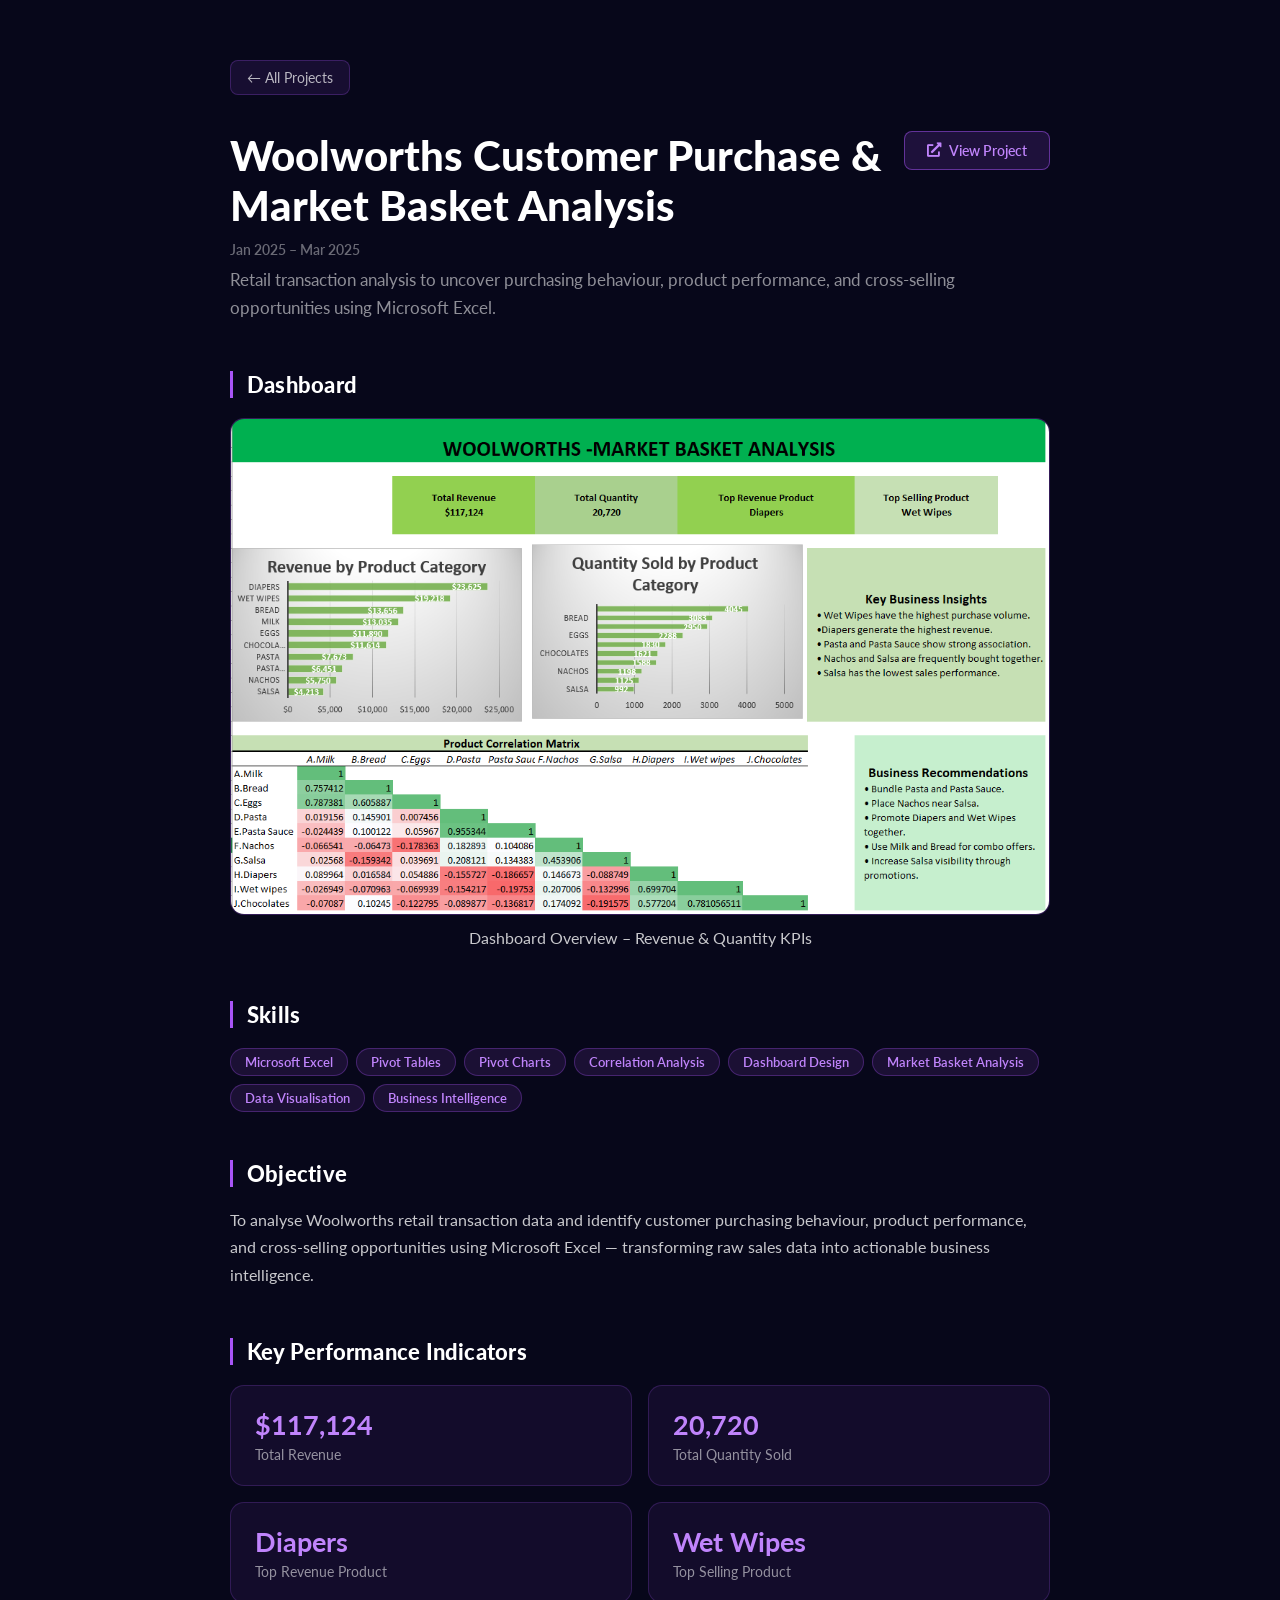
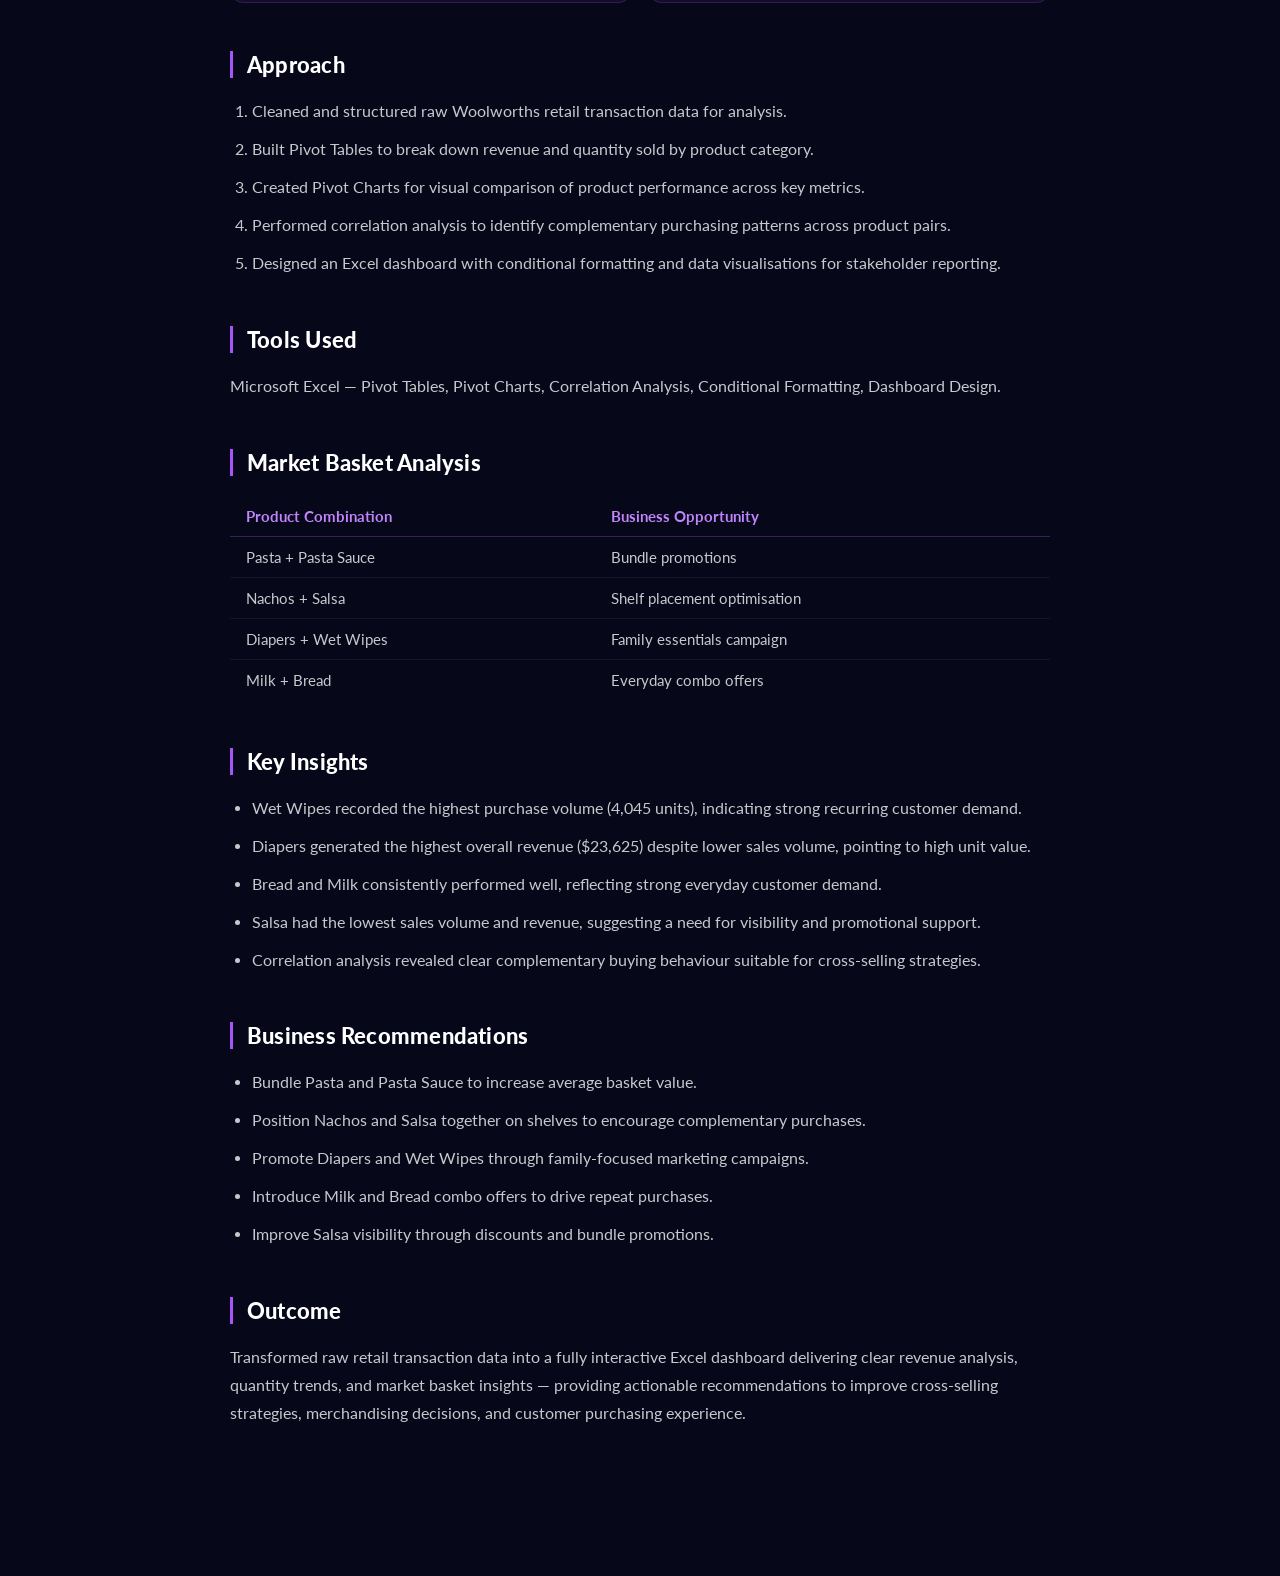
<file: aishwarya-final/projects/woolworths/index.html>
<!DOCTYPE html>
<html lang="en">
  <head>
    <meta charset="UTF-8" />
    <meta name="viewport" content="width=device-width, initial-scale=1.0" />
    <title>Woolworths Market Basket Analysis | Aishwarya Ravichandran</title>
    <link rel="preconnect" href="https://fonts.googleapis.com" />
    <link rel="preconnect" href="https://fonts.gstatic.com" crossorigin />
    <link href="https://fonts.googleapis.com/css2?family=Lato:wght@300;400;700;900&display=swap" rel="stylesheet" />
    <link rel="stylesheet" href="https://use.fontawesome.com/releases/v5.15.4/css/all.css" crossorigin="anonymous" />
    <link rel="stylesheet" href="style.css" />
  </head>
  <body>

    <div class="project-page">

      <a href="../../index.html" class="back-button">← All Projects</a>

      <div class="title-row fade-up">
        <h1>Woolworths Customer Purchase &amp; Market Basket Analysis</h1>
        <a href="https://1drv.ms/x/c/a6cbafa72eb108bf/IQDbyIZLX4MvT6Z2Lpyp7z3OAQPu1FMUcsRGugu8b9Sd48M?e=jKvJmM" class="view-project-btn" target="_blank" rel="noreferrer">
          <i class="fas fa-external-link-alt"></i> View Project
        </a>
      </div>

      <span class="project-date fade-up">Jan 2025 – Mar 2025</span>
      <p class="project-subtitle fade-up">Retail transaction analysis to uncover purchasing behaviour, product performance, and cross-selling opportunities using Microsoft Excel.</p>

      <main class="project-article">

        <!-- Screenshot -->
        <section class="fade-up">
          <h2>Dashboard</h2>
          <img src="../../assets/images/dashboard.png" alt="Woolworths Dashboard Overview" class="screenshot-single" />
          <p class="screenshot-caption">Dashboard Overview – Revenue &amp; Quantity KPIs</p>
        </section>

        <!-- Skills -->
        <section class="fade-up">
          <h2>Skills</h2>
          <div class="chips">
            <span class="chip">Microsoft Excel</span>
            <span class="chip">Pivot Tables</span>
            <span class="chip">Pivot Charts</span>
            <span class="chip">Correlation Analysis</span>
            <span class="chip">Dashboard Design</span>
            <span class="chip">Market Basket Analysis</span>
            <span class="chip">Data Visualisation</span>
            <span class="chip">Business Intelligence</span>
          </div>
        </section>

        <!-- Objective -->
        <section class="fade-up">
          <h2>Objective</h2>
          <p>To analyse Woolworths retail transaction data and identify customer purchasing behaviour, product performance, and cross-selling opportunities using Microsoft Excel — transforming raw sales data into actionable business intelligence.</p>
        </section>

        <!-- KPIs -->
        <section class="fade-up">
          <h2>Key Performance Indicators</h2>
          <div class="kpi-grid">
            <div class="kpi-card">
              <span class="kpi-value">$117,124</span>
              <span class="kpi-metric">Total Revenue</span>
            </div>
            <div class="kpi-card">
              <span class="kpi-value">20,720</span>
              <span class="kpi-metric">Total Quantity Sold</span>
            </div>
            <div class="kpi-card">
              <span class="kpi-value">Diapers</span>
              <span class="kpi-metric">Top Revenue Product</span>
            </div>
            <div class="kpi-card">
              <span class="kpi-value">Wet Wipes</span>
              <span class="kpi-metric">Top Selling Product</span>
            </div>
          </div>
        </section>

        <!-- Approach -->
        <section class="fade-up">
          <h2>Approach</h2>
          <ol>
            <li>Cleaned and structured raw Woolworths retail transaction data for analysis.</li>
            <li>Built Pivot Tables to break down revenue and quantity sold by product category.</li>
            <li>Created Pivot Charts for visual comparison of product performance across key metrics.</li>
            <li>Performed correlation analysis to identify complementary purchasing patterns across product pairs.</li>
            <li>Designed an Excel dashboard with conditional formatting and data visualisations for stakeholder reporting.</li>
          </ol>
        </section>

        <!-- Tools -->
        <section class="fade-up">
          <h2>Tools Used</h2>
          <p>Microsoft Excel — Pivot Tables, Pivot Charts, Correlation Analysis, Conditional Formatting, Dashboard Design.</p>
        </section>

        <!-- Market Basket -->
        <section class="fade-up">
          <h2>Market Basket Analysis</h2>
          <table class="basket-table">
            <thead>
              <tr>
                <th>Product Combination</th>
                <th>Business Opportunity</th>
              </tr>
            </thead>
            <tbody>
              <tr><td>Pasta + Pasta Sauce</td><td>Bundle promotions</td></tr>
              <tr><td>Nachos + Salsa</td><td>Shelf placement optimisation</td></tr>
              <tr><td>Diapers + Wet Wipes</td><td>Family essentials campaign</td></tr>
              <tr><td>Milk + Bread</td><td>Everyday combo offers</td></tr>
            </tbody>
          </table>
        </section>

        <!-- Insights -->
        <section class="fade-up">
          <h2>Key Insights</h2>
          <ul>
            <li>Wet Wipes recorded the highest purchase volume (4,045 units), indicating strong recurring customer demand.</li>
            <li>Diapers generated the highest overall revenue ($23,625) despite lower sales volume, pointing to high unit value.</li>
            <li>Bread and Milk consistently performed well, reflecting strong everyday customer demand.</li>
            <li>Salsa had the lowest sales volume and revenue, suggesting a need for visibility and promotional support.</li>
            <li>Correlation analysis revealed clear complementary buying behaviour suitable for cross-selling strategies.</li>
          </ul>
        </section>

        <!-- Recommendations -->
        <section class="fade-up">
          <h2>Business Recommendations</h2>
          <ul>
            <li>Bundle Pasta and Pasta Sauce to increase average basket value.</li>
            <li>Position Nachos and Salsa together on shelves to encourage complementary purchases.</li>
            <li>Promote Diapers and Wet Wipes through family-focused marketing campaigns.</li>
            <li>Introduce Milk and Bread combo offers to drive repeat purchases.</li>
            <li>Improve Salsa visibility through discounts and bundle promotions.</li>
          </ul>
        </section>

        <!-- Outcome -->
        <section class="fade-up">
          <h2>Outcome</h2>
          <p>Transformed raw retail transaction data into a fully interactive Excel dashboard delivering clear revenue analysis, quantity trends, and market basket insights — providing actionable recommendations to improve cross-selling strategies, merchandising decisions, and customer purchasing experience.</p>
        </section>

      </main>
    </div>

    <script>
      const fadeObserver = new IntersectionObserver((entries) => {
        entries.forEach(entry => {
          if (entry.isIntersecting) {
            entry.target.classList.add('visible');
            fadeObserver.unobserve(entry.target);
          }
        });
      }, { threshold: 0.1 });

      document.querySelectorAll('.fade-up').forEach(el => fadeObserver.observe(el));
    </script>

  </body>
</html>
</file>
<file: projects/chatbot/style.css>
/* ── Reset & Base ── */
*, *::before, *::after { box-sizing: border-box; margin: 0; padding: 0; }

body {
  font-family: 'Lato', sans-serif;
  background: #07071a;
  color: rgba(255, 255, 255, 0.85);
  min-height: 100vh;
}

a { color: inherit; text-decoration: none; }

/* ── Page layout ── */
.project-page {
  max-width: 900px;
  margin: 0 auto;
  padding: 60px 40px 100px;
}

/* ── Back button ── */
.back-button {
  display: inline-flex;
  align-items: center;
  gap: 8px;
  background: rgba(168, 85, 247, 0.1);
  border: 1px solid rgba(168, 85, 247, 0.25);
  border-radius: 8px;
  color: rgba(255, 255, 255, 0.7);
  font-size: 0.88rem;
  padding: 8px 16px;
  margin-bottom: 36px;
  transition: background 0.2s, color 0.2s;
  font-family: 'Lato', sans-serif;
}

.back-button:hover {
  background: rgba(168, 85, 247, 0.25);
  color: white;
}

/* ── Title row ── */
.title-row {
  display: flex;
  align-items: flex-start;
  justify-content: space-between;
  gap: 16px;
  flex-wrap: wrap;
  margin-bottom: 10px;
}

.title-row h1 {
  color: white;
  font-size: 2.6rem;
  line-height: 1.2;
  font-weight: 900;
  flex: 1;
}

.view-project-btn {
  display: inline-flex;
  align-items: center;
  gap: 8px;
  padding: 10px 22px;
  background: rgba(168, 85, 247, 0.15);
  border: 1px solid rgba(168, 85, 247, 0.5);
  border-radius: 8px;
  color: #c084fc;
  font-size: 0.9rem;
  font-weight: 600;
  white-space: nowrap;
  flex-shrink: 0;
  transition: background 0.2s, border-color 0.2s;
}

.view-project-btn:hover {
  background: rgba(168, 85, 247, 0.3);
  border-color: #c084fc;
}

/* ── Meta ── */
.project-date {
  color: rgba(255, 255, 255, 0.4);
  font-size: 0.88rem;
  font-weight: 600;
  display: block;
  margin-bottom: 8px;
}

.project-subtitle {
  color: rgba(255, 255, 255, 0.55);
  font-size: 1.05rem;
  line-height: 1.7;
  margin-bottom: 48px;
}

/* ── Section headings ── */
.project-article section {
  margin-bottom: 48px;
}

.project-article h2 {
  color: white;
  font-size: 1.4rem;
  font-weight: 900;
  margin-bottom: 20px;
  padding-left: 14px;
  border-left: 3px solid #a855f7;
  letter-spacing: 0.01em;
}

.project-article h3 {
  color: #c084fc;
  font-size: 1rem;
  font-weight: 700;
  margin: 18px 0 8px;
}

.project-article p {
  color: rgba(255, 255, 255, 0.78);
  line-height: 1.8;
  font-size: 0.97rem;
}

.project-article ol,
.project-article ul {
  padding-left: 1.4rem;
}

.project-article li {
  color: rgba(255, 255, 255, 0.78);
  line-height: 1.8;
  font-size: 0.97rem;
  margin-bottom: 10px;
}

/* ── Chips ── */
.chips {
  display: flex;
  flex-wrap: wrap;
  gap: 8px;
}

.chip {
  background: rgba(168, 85, 247, 0.12);
  border: 1px solid rgba(168, 85, 247, 0.3);
  color: #c084fc;
  border-radius: 20px;
  padding: 5px 14px;
  font-size: 0.82rem;
  font-weight: 600;
}

/* ── Screenshot ── */
.screenshot-single {
  width: 100%;
  border-radius: 14px;
  border: 1px solid rgba(168, 85, 247, 0.25);
  background: rgba(168, 85, 247, 0.04);
  object-fit: contain;
  max-height: 520px;
  display: block;
}

.screenshot-caption {
  color: rgba(255, 255, 255, 0.4);
  font-size: 0.82rem;
  text-align: center;
  margin-top: 10px;
}

/* ── KPI grid ── */
.kpi-grid {
  display: grid;
  grid-template-columns: repeat(2, 1fr);
  gap: 16px;
}

.kpi-card {
  background: rgba(168, 85, 247, 0.08);
  border: 1px solid rgba(168, 85, 247, 0.2);
  border-radius: 14px;
  padding: 22px 24px;
  display: flex;
  flex-direction: column;
  gap: 6px;
}

.kpi-value {
  color: #c084fc;
  font-size: 1.7rem;
  font-weight: 700;
}

.kpi-metric {
  color: rgba(255, 255, 255, 0.55);
  font-size: 0.85rem;
}

/* ── Deliverables table ── */
.basket-table {
  width: 100%;
  border-collapse: collapse;
  font-size: 0.93rem;
}

.basket-table th {
  color: #c084fc;
  text-align: left;
  padding: 11px 16px;
  border-bottom: 1px solid rgba(168, 85, 247, 0.3);
  font-weight: 700;
}

.basket-table td {
  color: rgba(255, 255, 255, 0.78);
  padding: 11px 16px;
  border-bottom: 1px solid rgba(255, 255, 255, 0.06);
}

.basket-table tr:last-child td { border-bottom: none; }

/* ── Scroll fade-up ── */
.fade-up {
  opacity: 0;
  transform: translateY(32px);
  transition: opacity 0.65s ease, transform 0.65s ease;
}

.fade-up.visible {
  opacity: 1;
  transform: translateY(0);
}

/* ── Responsive ── */
@media (max-width: 700px) {
  .project-page { padding: 40px 20px 80px; }

  .title-row {
    flex-direction: column;
    align-items: flex-start;
  }

  .title-row h1 { font-size: 1.9rem; }

  .kpi-grid { grid-template-columns: 1fr; }

  .screenshot-single { max-height: 280px; }
}
</file>
<file: projects/everyday-rewards/style.css>
:root {
  --background: #050617;
  --surface: #160d30;

  --text-primary: #ffffff;
  --text-secondary: #ddd9e5;
  --text-muted: #928ca2;

  --purple: #ae4fff;
  --purple-light: #c46cff;
  --purple-soft: rgba(174, 79, 255, 0.1);
  --purple-border: rgba(174, 79, 255, 0.32);

  --page-width: 1120px;
  --article-width: 1020px;
  --image-width: 850px;
  --radius: 15px;
}

/* Reset */

* {
  box-sizing: border-box;
  margin: 0;
  padding: 0;
}

html {
  scroll-behavior: smooth;
}

body {
  min-height: 100vh;
  background: var(--background);
  color: var(--text-primary);
  font-family: "Lato", sans-serif;
  font-size: 16px;
  line-height: 1.8;
  overflow-x: hidden;
}

img {
  display: block;
  max-width: 100%;
}

a {
  color: inherit;
  text-decoration: none;
}

/* Page */

.project-page {
  width: min(calc(100% - 40px), var(--page-width));
  margin: 0 auto;
  padding: 32px 0 80px;
}

/* Back button */

.back-button {
  display: inline-flex;
  align-items: center;
  justify-content: center;
  margin-bottom: 44px;
  padding: 9px 20px;
  color: var(--text-primary);
  background: rgba(174, 79, 255, 0.08);
  border: 1px solid var(--purple-border);
  border-radius: 9px;
  font-size: 0.95rem;
  transition:
    background 0.25s ease,
    border-color 0.25s ease,
    transform 0.25s ease;
}

.back-button:hover {
  background: rgba(174, 79, 255, 0.16);
  border-color: var(--purple);
  transform: translateX(-3px);
}

/* Header */

.title-row {
  display: flex;
  align-items: flex-start;
  justify-content: space-between;
  gap: 45px;
}

.title-row h1 {
  max-width: 760px;
  color: var(--text-primary);
  font-size: clamp(2.5rem, 5vw, 3.75rem);
  font-weight: 900;
  line-height: 1.1;
  letter-spacing: -0.035em;
}

.view-project-btn {
  flex-shrink: 0;
  display: inline-flex;
  align-items: center;
  justify-content: center;
  gap: 10px;
  margin-top: 16px;
  padding: 10px 24px;
  color: var(--purple-light);
  background: rgba(174, 79, 255, 0.1);
  border: 1px solid rgba(174, 79, 255, 0.55);
  border-radius: 9px;
  font-size: 0.95rem;
  font-weight: 700;
  transition:
    background 0.25s ease,
    color 0.25s ease,
    transform 0.25s ease;
}

.view-project-btn:hover {
  color: #ffffff;
  background: rgba(174, 79, 255, 0.2);
  transform: translateY(-2px);
}

.project-date {
  display: block;
  margin-top: 14px;
  color: var(--text-muted);
  font-size: 0.95rem;
  font-weight: 700;
}

.project-subtitle {
  max-width: 930px;
  margin-top: 8px;
  color: var(--text-secondary);
  font-size: 1.05rem;
  line-height: 1.8;
}

/* Article */

.project-article {
  width: 100%;
  max-width: var(--article-width);
  margin: 58px auto 0;
}

.project-article section {
  margin-bottom: 64px;
}

.project-article h2 {
  margin-bottom: 25px;
  padding-left: 17px;
  color: var(--text-primary);
  border-left: 3px solid var(--purple);
  font-size: 1.75rem;
  font-weight: 900;
  line-height: 1.3;
}

.project-article p {
  color: var(--text-secondary);
  font-size: 1rem;
  line-height: 1.8;
}

.project-article p + p {
  margin-top: 10px;
}

/* Screenshots */

.screenshot-single {
  display: block;
  width: 100%;
  max-width: var(--image-width);
  height: auto;
  margin: 0 auto;
  border: 1px solid rgba(174, 79, 255, 0.4);
  border-radius: var(--radius);
  box-shadow: 0 16px 45px rgba(0, 0, 0, 0.35);
  transition:
    transform 0.3s ease,
    border-color 0.3s ease,
    box-shadow 0.3s ease;
}

.screenshot-single:hover {
  transform: translateY(-3px);
  border-color: var(--purple);
  box-shadow:
    0 20px 55px rgba(0, 0, 0, 0.45),
    0 0 24px rgba(174, 79, 255, 0.08);
}

.screenshot-caption {
  width: 100%;
  max-width: var(--image-width);
  margin: 12px auto 0;
  color: var(--text-secondary) !important;
  font-size: 0.9rem !important;
  line-height: 1.6 !important;
  text-align: center;
}

/* Lists */

.project-article ul,
.project-article ol {
  padding-left: 28px;
}

.project-article ul li,
.project-article ol li {
  margin-bottom: 12px;
  padding-left: 2px;
  color: var(--text-secondary);
  line-height: 1.8;
  font-weight: 400;
}

.project-article li::marker {
  color: var(--text-secondary);
}

/* Prevent insight highlighting */

.project-article strong {
  color: inherit;
  font-weight: inherit;
}

/* KPI cards */

.kpi-grid {
  display: grid;
  grid-template-columns: repeat(2, minmax(0, 1fr));
  gap: 20px;
}

.kpi-card {
  min-height: 124px;
  padding: 25px 30px;
  display: flex;
  flex-direction: column;
  justify-content: center;
  background: var(--surface);
  border: 1px solid rgba(174, 79, 255, 0.26);
  border-radius: var(--radius);
  transition:
    transform 0.25s ease,
    background 0.25s ease,
    border-color 0.25s ease;
}

.kpi-card:hover {
  transform: translateY(-3px);
  background: #1b103b;
  border-color: rgba(174, 79, 255, 0.58);
}

.kpi-value {
  display: block;
  color: var(--purple-light);
  font-size: 2rem;
  font-weight: 900;
  line-height: 1.2;
}

.kpi-metric {
  display: block;
  margin-top: 4px;
  color: var(--text-secondary);
  font-size: 0.92rem;
}

/* Skills */

.chips {
  display: flex;
  flex-wrap: wrap;
  gap: 10px;
}

.chip {
  display: inline-flex;
  align-items: center;
  padding: 8px 14px;
  color: var(--purple-light);
  background: rgba(174, 79, 255, 0.08);
  border: 1px solid rgba(174, 79, 255, 0.3);
  border-radius: 999px;
  font-size: 0.82rem;
  font-weight: 700;
  transition:
    background 0.25s ease,
    border-color 0.25s ease,
    transform 0.25s ease;
}

.chip:hover {
  background: rgba(174, 79, 255, 0.16);
  border-color: var(--purple);
  transform: translateY(-2px);
}

/* Animation */

.fade-up {
  opacity: 0;
  transform: translateY(22px);
  transition:
    opacity 0.65s ease,
    transform 0.65s ease;
}

.fade-up.visible {
  opacity: 1;
  transform: translateY(0);
}

/* Tablet */

@media (max-width: 850px) {
  .title-row {
    flex-direction: column;
    gap: 15px;
  }

  .view-project-btn {
    margin-top: 0;
  }

  .screenshot-single,
  .screenshot-caption {
    max-width: 100%;
  }
}

/* Mobile */

@media (max-width: 620px) {
  .project-page {
    width: min(calc(100% - 28px), var(--page-width));
    padding-top: 22px;
  }

  .back-button {
    margin-bottom: 32px;
  }

  .title-row h1 {
    font-size: 2.35rem;
  }

  .view-project-btn {
    width: 100%;
  }

  .project-article {
    margin-top: 48px;
  }

  .project-article section {
    margin-bottom: 52px;
  }

  .project-article h2 {
    font-size: 1.45rem;
  }

  .screenshot-single,
  .screenshot-caption {
    max-width: 100%;
  }

  .kpi-grid {
    grid-template-columns: 1fr;
  }

  .kpi-card {
    min-height: 110px;
  }
}

/* Reduced motion */

@media (prefers-reduced-motion: reduce) {
  html {
    scroll-behavior: auto;
  }

  *,
  *::before,
  *::after {
    transition-duration: 0.01ms !important;
    animation-duration: 0.01ms !important;
  }

  .fade-up {
    opacity: 1;
    transform: none;
  }
}
</file>
<file: projects/target/style.css>
/* ── Reset & Base ── */
*, *::before, *::after { box-sizing: border-box; margin: 0; padding: 0; }

body {
  font-family: 'Lato', sans-serif;
  background: #07071a;
  color: rgba(255, 255, 255, 0.85);
  min-height: 100vh;
}

a { color: inherit; text-decoration: none; }

/* ── Page layout ── */
.project-page {
  max-width: 900px;
  margin: 0 auto;
  padding: 60px 40px 100px;
}

/* ── Back button ── */
.back-button {
  display: inline-flex;
  align-items: center;
  gap: 8px;
  background: rgba(168, 85, 247, 0.1);
  border: 1px solid rgba(168, 85, 247, 0.25);
  border-radius: 8px;
  color: rgba(255, 255, 255, 0.7);
  font-size: 0.88rem;
  padding: 8px 16px;
  margin-bottom: 36px;
  transition: background 0.2s, color 0.2s;
  font-family: 'Lato', sans-serif;
}

.back-button:hover {
  background: rgba(168, 85, 247, 0.25);
  color: white;
}

/* ── Title row ── */
.title-row {
  display: flex;
  align-items: flex-start;
  justify-content: space-between;
  gap: 16px;
  flex-wrap: wrap;
  margin-bottom: 10px;
}

.title-row h1 {
  color: white;
  font-size: 2.6rem;
  line-height: 1.2;
  font-weight: 900;
  flex: 1;
}

.view-project-btn {
  display: inline-flex;
  align-items: center;
  gap: 8px;
  padding: 10px 22px;
  background: rgba(168, 85, 247, 0.15);
  border: 1px solid rgba(168, 85, 247, 0.5);
  border-radius: 8px;
  color: #c084fc;
  font-size: 0.9rem;
  font-weight: 600;
  white-space: nowrap;
  flex-shrink: 0;
  transition: background 0.2s, border-color 0.2s;
}

.view-project-btn:hover {
  background: rgba(168, 85, 247, 0.3);
  border-color: #c084fc;
}

/* ── Meta ── */
.project-date {
  color: rgba(255, 255, 255, 0.4);
  font-size: 0.88rem;
  font-weight: 600;
  display: block;
  margin-bottom: 8px;
}

.project-subtitle {
  color: rgba(255, 255, 255, 0.55);
  font-size: 1.05rem;
  line-height: 1.7;
  margin-bottom: 48px;
}

/* ── Section headings ── */
.project-article section {
  margin-bottom: 48px;
}

.project-article h2 {
  color: white;
  font-size: 1.4rem;
  font-weight: 900;
  margin-bottom: 20px;
  padding-left: 14px;
  border-left: 3px solid #a855f7;
  letter-spacing: 0.01em;
}

.project-article h3 {
  color: #c084fc;
  font-size: 1rem;
  font-weight: 700;
  margin: 18px 0 8px;
}

.project-article p {
  color: rgba(255, 255, 255, 0.78);
  line-height: 1.8;
  font-size: 0.97rem;
}

.project-article ol,
.project-article ul {
  padding-left: 1.4rem;
}

.project-article li {
  color: rgba(255, 255, 255, 0.78);
  line-height: 1.8;
  font-size: 0.97rem;
  margin-bottom: 10px;
}

/* ── Chips ── */
.chips {
  display: flex;
  flex-wrap: wrap;
  gap: 8px;
}

.chip {
  background: rgba(168, 85, 247, 0.12);
  border: 1px solid rgba(168, 85, 247, 0.3);
  color: #c084fc;
  border-radius: 20px;
  padding: 5px 14px;
  font-size: 0.82rem;
  font-weight: 600;
}

/* ── Screenshot ── */
.screenshot-single {
  width: 100%;
  border-radius: 14px;
  border: 1px solid rgba(168, 85, 247, 0.25);
  background: rgba(168, 85, 247, 0.04);
  object-fit: contain;
  max-height: 520px;
  display: block;
}

.screenshot-caption {
  color: rgba(255, 255, 255, 0.4);
  font-size: 0.82rem;
  text-align: center;
  margin-top: 10px;
}

/* ── KPI grid ── */
.kpi-grid {
  display: grid;
  grid-template-columns: repeat(2, 1fr);
  gap: 16px;
}

.kpi-card {
  background: rgba(168, 85, 247, 0.08);
  border: 1px solid rgba(168, 85, 247, 0.2);
  border-radius: 14px;
  padding: 22px 24px;
  display: flex;
  flex-direction: column;
  gap: 6px;
}

.kpi-value {
  color: #c084fc;
  font-size: 1.7rem;
  font-weight: 700;
}

.kpi-metric {
  color: rgba(255, 255, 255, 0.55);
  font-size: 0.85rem;
}

/* ── Market basket table ── */
.basket-table {
  width: 100%;
  border-collapse: collapse;
  font-size: 0.93rem;
}

.basket-table th {
  color: #c084fc;
  text-align: left;
  padding: 11px 16px;
  border-bottom: 1px solid rgba(168, 85, 247, 0.3);
  font-weight: 700;
}

.basket-table td {
  color: rgba(255, 255, 255, 0.78);
  padding: 11px 16px;
  border-bottom: 1px solid rgba(255, 255, 255, 0.06);
}

.basket-table tr:last-child td { border-bottom: none; }

/* ── Scroll fade-up ── */
.fade-up {
  opacity: 0;
  transform: translateY(32px);
  transition: opacity 0.65s ease, transform 0.65s ease;
}

.fade-up.visible {
  opacity: 1;
  transform: translateY(0);
}

/* ── Responsive ── */
@media (max-width: 700px) {
  .project-page { padding: 40px 20px 80px; }

  .title-row {
    flex-direction: column;
    align-items: flex-start;
  }

  .title-row h1 { font-size: 1.9rem; }

  .kpi-grid { grid-template-columns: 1fr; }

  .screenshot-single { max-height: 280px; }
}
</file>
<file: projects/Telco/style.css>
:root {
  --background: #050617;
  --surface: #160d30;

  --text-primary: #ffffff;
  --text-secondary: #ddd9e5;
  --text-muted: #928ca2;

  --purple: #ae4fff;
  --purple-light: #c46cff;
  --purple-soft: rgba(174, 79, 255, 0.1);
  --purple-border: rgba(174, 79, 255, 0.32);

  --page-width: 1120px;
  --article-width: 1020px;
  --image-width: 850px;
  --radius: 15px;
}

/* Reset */

* {
  box-sizing: border-box;
  margin: 0;
  padding: 0;
}

html {
  scroll-behavior: smooth;
}

body {
  min-height: 100vh;
  background: var(--background);
  color: var(--text-primary);
  font-family: "Lato", sans-serif;
  font-size: 16px;
  line-height: 1.8;
  overflow-x: hidden;
}

img {
  display: block;
  max-width: 100%;
}

a {
  color: inherit;
  text-decoration: none;
}

/* Page */

.project-page {
  width: min(calc(100% - 40px), var(--page-width));
  margin: 0 auto;
  padding: 32px 0 80px;
}

/* Back button */

.back-button {
  display: inline-flex;
  align-items: center;
  justify-content: center;
  margin-bottom: 44px;
  padding: 9px 20px;
  color: var(--text-primary);
  background: rgba(174, 79, 255, 0.08);
  border: 1px solid var(--purple-border);
  border-radius: 9px;
  font-size: 0.95rem;
  transition:
    background 0.25s ease,
    border-color 0.25s ease,
    transform 0.25s ease;
}

.back-button:hover {
  background: rgba(174, 79, 255, 0.16);
  border-color: var(--purple);
  transform: translateX(-3px);
}

/* Header */

.title-row {
  display: flex;
  align-items: flex-start;
  justify-content: space-between;
  gap: 45px;
}

.title-row h1 {
  max-width: 760px;
  color: var(--text-primary);
  font-size: clamp(2.5rem, 5vw, 3.75rem);
  font-weight: 900;
  line-height: 1.1;
  letter-spacing: -0.035em;
}

.view-project-btn {
  flex-shrink: 0;
  display: inline-flex;
  align-items: center;
  justify-content: center;
  gap: 10px;
  margin-top: 16px;
  padding: 10px 24px;
  color: var(--purple-light);
  background: rgba(174, 79, 255, 0.1);
  border: 1px solid rgba(174, 79, 255, 0.55);
  border-radius: 9px;
  font-size: 0.95rem;
  font-weight: 700;
  transition:
    background 0.25s ease,
    color 0.25s ease,
    transform 0.25s ease;
}

.view-project-btn:hover {
  color: #ffffff;
  background: rgba(174, 79, 255, 0.2);
  transform: translateY(-2px);
}

.project-date {
  display: block;
  margin-top: 14px;
  color: var(--text-muted);
  font-size: 0.95rem;
  font-weight: 700;
}

.project-subtitle {
  max-width: 930px;
  margin-top: 8px;
  color: var(--text-secondary);
  font-size: 1.05rem;
  line-height: 1.8;
}

/* Article */

.project-article {
  width: 100%;
  max-width: var(--article-width);
  margin: 58px auto 0;
}

.project-article section {
  margin-bottom: 64px;
}

.project-article h2 {
  margin-bottom: 25px;
  padding-left: 17px;
  color: var(--text-primary);
  border-left: 3px solid var(--purple);
  font-size: 1.75rem;
  font-weight: 900;
  line-height: 1.3;
}

.project-article p {
  color: var(--text-secondary);
  font-size: 1rem;
  line-height: 1.8;
}

.project-article p + p {
  margin-top: 10px;
}

/* Screenshots */

.screenshot-single {
  display: block;
  width: 100%;
  max-width: var(--image-width);
  height: auto;
  margin: 0 auto;
  border: 1px solid rgba(174, 79, 255, 0.4);
  border-radius: var(--radius);
  box-shadow: 0 16px 45px rgba(0, 0, 0, 0.35);
  transition:
    transform 0.3s ease,
    border-color 0.3s ease,
    box-shadow 0.3s ease;
}

.screenshot-single:hover {
  transform: translateY(-3px);
  border-color: var(--purple);
  box-shadow:
    0 20px 55px rgba(0, 0, 0, 0.45),
    0 0 24px rgba(174, 79, 255, 0.08);
}

.screenshot-caption {
  width: 100%;
  max-width: var(--image-width);
  margin: 12px auto 0;
  color: var(--text-secondary) !important;
  font-size: 0.9rem !important;
  line-height: 1.6 !important;
  text-align: center;
}

/* Lists */

.project-article ul,
.project-article ol {
  padding-left: 28px;
}

.project-article ul li,
.project-article ol li {
  margin-bottom: 12px;
  padding-left: 2px;
  color: var(--text-secondary);
  line-height: 1.8;
  font-weight: 400;
}

.project-article li::marker {
  color: var(--text-secondary);
}

/* Prevent insight highlighting */

.project-article strong {
  color: inherit;
  font-weight: inherit;
}

/* KPI cards */

.kpi-grid {
  display: grid;
  grid-template-columns: repeat(2, minmax(0, 1fr));
  gap: 20px;
}

.kpi-card {
  min-height: 124px;
  padding: 25px 30px;
  display: flex;
  flex-direction: column;
  justify-content: center;
  background: var(--surface);
  border: 1px solid rgba(174, 79, 255, 0.26);
  border-radius: var(--radius);
  transition:
    transform 0.25s ease,
    background 0.25s ease,
    border-color 0.25s ease;
}

.kpi-card:hover {
  transform: translateY(-3px);
  background: #1b103b;
  border-color: rgba(174, 79, 255, 0.58);
}

.kpi-value {
  display: block;
  color: var(--purple-light);
  font-size: 2rem;
  font-weight: 900;
  line-height: 1.2;
}

.kpi-metric {
  display: block;
  margin-top: 4px;
  color: var(--text-secondary);
  font-size: 0.92rem;
}

/* Skills */

.chips {
  display: flex;
  flex-wrap: wrap;
  gap: 10px;
}

.chip {
  display: inline-flex;
  align-items: center;
  padding: 8px 14px;
  color: var(--purple-light);
  background: rgba(174, 79, 255, 0.08);
  border: 1px solid rgba(174, 79, 255, 0.3);
  border-radius: 999px;
  font-size: 0.82rem;
  font-weight: 700;
  transition:
    background 0.25s ease,
    border-color 0.25s ease,
    transform 0.25s ease;
}

.chip:hover {
  background: rgba(174, 79, 255, 0.16);
  border-color: var(--purple);
  transform: translateY(-2px);
}

/* Animation */

.fade-up {
  opacity: 0;
  transform: translateY(22px);
  transition:
    opacity 0.65s ease,
    transform 0.65s ease;
}

.fade-up.visible {
  opacity: 1;
  transform: translateY(0);
}

/* Tablet */

@media (max-width: 850px) {
  .title-row {
    flex-direction: column;
    gap: 15px;
  }

  .view-project-btn {
    margin-top: 0;
  }

  .screenshot-single,
  .screenshot-caption {
    max-width: 100%;
  }
}

/* Mobile */

@media (max-width: 620px) {
  .project-page {
    width: min(calc(100% - 28px), var(--page-width));
    padding-top: 22px;
  }

  .back-button {
    margin-bottom: 32px;
  }

  .title-row h1 {
    font-size: 2.35rem;
  }

  .view-project-btn {
    width: 100%;
  }

  .project-article {
    margin-top: 48px;
  }

  .project-article section {
    margin-bottom: 52px;
  }

  .project-article h2 {
    font-size: 1.45rem;
  }

  .screenshot-single,
  .screenshot-caption {
    max-width: 100%;
  }

  .kpi-grid {
    grid-template-columns: 1fr;
  }

  .kpi-card {
    min-height: 110px;
  }
}

/* Reduced motion */

@media (prefers-reduced-motion: reduce) {
  html {
    scroll-behavior: auto;
  }

  *,
  *::before,
  *::after {
    transition-duration: 0.01ms !important;
    animation-duration: 0.01ms !important;
  }

  .fade-up {
    opacity: 1;
    transform: none;
  }
}
</file>
<file: projects/woolworths/style.css>
/* ── Reset & Base ── */
*, *::before, *::after { box-sizing: border-box; margin: 0; padding: 0; }

body {
  font-family: 'Lato', sans-serif;
  background: #07071a;
  color: rgba(255, 255, 255, 0.85);
  min-height: 100vh;
}

a { color: inherit; text-decoration: none; }

/* ── Page layout ── */
.project-page {
  max-width: 900px;
  margin: 0 auto;
  padding: 60px 40px 100px;
}

/* ── Back button ── */
.back-button {
  display: inline-flex;
  align-items: center;
  gap: 8px;
  background: rgba(168, 85, 247, 0.1);
  border: 1px solid rgba(168, 85, 247, 0.25);
  border-radius: 8px;
  color: rgba(255, 255, 255, 0.7);
  font-size: 0.88rem;
  padding: 8px 16px;
  margin-bottom: 36px;
  transition: background 0.2s, color 0.2s;
  font-family: 'Lato', sans-serif;
}

.back-button:hover {
  background: rgba(168, 85, 247, 0.25);
  color: white;
}

/* ── Title row ── */
.title-row {
  display: flex;
  align-items: flex-start;
  justify-content: space-between;
  gap: 16px;
  flex-wrap: wrap;
  margin-bottom: 10px;
}

.title-row h1 {
  color: white;
  font-size: 2.6rem;
  line-height: 1.2;
  font-weight: 900;
  flex: 1;
}

.view-project-btn {
  display: inline-flex;
  align-items: center;
  gap: 8px;
  padding: 10px 22px;
  background: rgba(168, 85, 247, 0.15);
  border: 1px solid rgba(168, 85, 247, 0.5);
  border-radius: 8px;
  color: #c084fc;
  font-size: 0.9rem;
  font-weight: 600;
  white-space: nowrap;
  flex-shrink: 0;
  transition: background 0.2s, border-color 0.2s;
}

.view-project-btn:hover {
  background: rgba(168, 85, 247, 0.3);
  border-color: #c084fc;
}

/* ── Meta ── */
.project-date {
  color: rgba(255, 255, 255, 0.4);
  font-size: 0.88rem;
  font-weight: 600;
  display: block;
  margin-bottom: 8px;
}

.project-subtitle {
  color: rgba(255, 255, 255, 0.55);
  font-size: 1.05rem;
  line-height: 1.7;
  margin-bottom: 48px;
}

/* ── Section headings ── */
.project-article section {
  margin-bottom: 48px;
}

.project-article h2 {
  color: white;
  font-size: 1.4rem;
  font-weight: 900;
  margin-bottom: 20px;
  padding-left: 14px;
  border-left: 3px solid #a855f7;
  letter-spacing: 0.01em;
}

.project-article h3 {
  color: #c084fc;
  font-size: 1rem;
  font-weight: 700;
  margin: 18px 0 8px;
}

.project-article p {
  color: rgba(255, 255, 255, 0.78);
  line-height: 1.8;
  font-size: 0.97rem;
}

.project-article ol,
.project-article ul {
  padding-left: 1.4rem;
}

.project-article li {
  color: rgba(255, 255, 255, 0.78);
  line-height: 1.8;
  font-size: 0.97rem;
  margin-bottom: 10px;
}

/* ── Chips ── */
.chips {
  display: flex;
  flex-wrap: wrap;
  gap: 8px;
}

.chip {
  background: rgba(168, 85, 247, 0.12);
  border: 1px solid rgba(168, 85, 247, 0.3);
  color: #c084fc;
  border-radius: 20px;
  padding: 5px 14px;
  font-size: 0.82rem;
  font-weight: 600;
}

/* ── Screenshot ── */
.screenshot-single {
  width: 100%;
  border-radius: 14px;
  border: 1px solid rgba(168, 85, 247, 0.25);
  background: rgba(168, 85, 247, 0.04);
  object-fit: contain;
  max-height: 520px;
  display: block;
}

.screenshot-caption {
  color: rgba(255, 255, 255, 0.4);
  font-size: 0.82rem;
  text-align: center;
  margin-top: 10px;
}

/* ── KPI grid ── */
.kpi-grid {
  display: grid;
  grid-template-columns: repeat(2, 1fr);
  gap: 16px;
}

.kpi-card {
  background: rgba(168, 85, 247, 0.08);
  border: 1px solid rgba(168, 85, 247, 0.2);
  border-radius: 14px;
  padding: 22px 24px;
  display: flex;
  flex-direction: column;
  gap: 6px;
}

.kpi-value {
  color: #c084fc;
  font-size: 1.7rem;
  font-weight: 700;
}

.kpi-metric {
  color: rgba(255, 255, 255, 0.55);
  font-size: 0.85rem;
}

/* ── Market basket table ── */
.basket-table {
  width: 100%;
  border-collapse: collapse;
  font-size: 0.93rem;
}

.basket-table th {
  color: #c084fc;
  text-align: left;
  padding: 11px 16px;
  border-bottom: 1px solid rgba(168, 85, 247, 0.3);
  font-weight: 700;
}

.basket-table td {
  color: rgba(255, 255, 255, 0.78);
  padding: 11px 16px;
  border-bottom: 1px solid rgba(255, 255, 255, 0.06);
}

.basket-table tr:last-child td { border-bottom: none; }

/* ── Scroll fade-up ── */
.fade-up {
  opacity: 0;
  transform: translateY(32px);
  transition: opacity 0.65s ease, transform 0.65s ease;
}

.fade-up.visible {
  opacity: 1;
  transform: translateY(0);
}

/* ── Responsive ── */
@media (max-width: 700px) {
  .project-page { padding: 40px 20px 80px; }

  .title-row {
    flex-direction: column;
    align-items: flex-start;
  }

  .title-row h1 { font-size: 1.9rem; }

  .kpi-grid { grid-template-columns: 1fr; }

  .screenshot-single { max-height: 280px; }
}
</file>
<file: aishwarya-final/projects/target/style.css>
/* ── Reset & Base ── */
*, *::before, *::after { box-sizing: border-box; margin: 0; padding: 0; }

body {
  font-family: 'Lato', sans-serif;
  background: #07071a;
  color: rgba(255, 255, 255, 0.85);
  min-height: 100vh;
}

a { color: inherit; text-decoration: none; }

/* ── Page layout ── */
.project-page {
  max-width: 900px;
  margin: 0 auto;
  padding: 60px 40px 100px;
}

/* ── Back button ── */
.back-button {
  display: inline-flex;
  align-items: center;
  gap: 8px;
  background: rgba(168, 85, 247, 0.1);
  border: 1px solid rgba(168, 85, 247, 0.25);
  border-radius: 8px;
  color: rgba(255, 255, 255, 0.7);
  font-size: 0.88rem;
  padding: 8px 16px;
  margin-bottom: 36px;
  transition: background 0.2s, color 0.2s;
  font-family: 'Lato', sans-serif;
}

.back-button:hover {
  background: rgba(168, 85, 247, 0.25);
  color: white;
}

/* ── Title row ── */
.title-row {
  display: flex;
  align-items: flex-start;
  justify-content: space-between;
  gap: 16px;
  flex-wrap: wrap;
  margin-bottom: 10px;
}

.title-row h1 {
  color: white;
  font-size: 2.6rem;
  line-height: 1.2;
  font-weight: 900;
  flex: 1;
}

.view-project-btn {
  display: inline-flex;
  align-items: center;
  gap: 8px;
  padding: 10px 22px;
  background: rgba(168, 85, 247, 0.15);
  border: 1px solid rgba(168, 85, 247, 0.5);
  border-radius: 8px;
  color: #c084fc;
  font-size: 0.9rem;
  font-weight: 600;
  white-space: nowrap;
  flex-shrink: 0;
  transition: background 0.2s, border-color 0.2s;
}

.view-project-btn:hover {
  background: rgba(168, 85, 247, 0.3);
  border-color: #c084fc;
}

/* ── Meta ── */
.project-date {
  color: rgba(255, 255, 255, 0.4);
  font-size: 0.88rem;
  font-weight: 600;
  display: block;
  margin-bottom: 8px;
}

.project-subtitle {
  color: rgba(255, 255, 255, 0.55);
  font-size: 1.05rem;
  line-height: 1.7;
  margin-bottom: 48px;
}

/* ── Section headings ── */
.project-article section {
  margin-bottom: 48px;
}

.project-article h2 {
  color: white;
  font-size: 1.4rem;
  font-weight: 900;
  margin-bottom: 20px;
  padding-left: 14px;
  border-left: 3px solid #a855f7;
  letter-spacing: 0.01em;
}

.project-article h3 {
  color: #c084fc;
  font-size: 1rem;
  font-weight: 700;
  margin: 18px 0 8px;
}

.project-article p {
  color: rgba(255, 255, 255, 0.78);
  line-height: 1.8;
  font-size: 0.97rem;
}

.project-article ol,
.project-article ul {
  padding-left: 1.4rem;
}

.project-article li {
  color: rgba(255, 255, 255, 0.78);
  line-height: 1.8;
  font-size: 0.97rem;
  margin-bottom: 10px;
}

/* ── Chips ── */
.chips {
  display: flex;
  flex-wrap: wrap;
  gap: 8px;
}

.chip {
  background: rgba(168, 85, 247, 0.12);
  border: 1px solid rgba(168, 85, 247, 0.3);
  color: #c084fc;
  border-radius: 20px;
  padding: 5px 14px;
  font-size: 0.82rem;
  font-weight: 600;
}

/* ── Screenshot ── */
.screenshot-single {
  width: 100%;
  border-radius: 14px;
  border: 1px solid rgba(168, 85, 247, 0.25);
  background: rgba(168, 85, 247, 0.04);
  object-fit: contain;
  max-height: 520px;
  display: block;
}

.screenshot-caption {
  color: rgba(255, 255, 255, 0.4);
  font-size: 0.82rem;
  text-align: center;
  margin-top: 10px;
}

/* ── KPI grid ── */
.kpi-grid {
  display: grid;
  grid-template-columns: repeat(2, 1fr);
  gap: 16px;
}

.kpi-card {
  background: rgba(168, 85, 247, 0.08);
  border: 1px solid rgba(168, 85, 247, 0.2);
  border-radius: 14px;
  padding: 22px 24px;
  display: flex;
  flex-direction: column;
  gap: 6px;
}

.kpi-value {
  color: #c084fc;
  font-size: 1.7rem;
  font-weight: 700;
}

.kpi-metric {
  color: rgba(255, 255, 255, 0.55);
  font-size: 0.85rem;
}

/* ── Market basket table ── */
.basket-table {
  width: 100%;
  border-collapse: collapse;
  font-size: 0.93rem;
}

.basket-table th {
  color: #c084fc;
  text-align: left;
  padding: 11px 16px;
  border-bottom: 1px solid rgba(168, 85, 247, 0.3);
  font-weight: 700;
}

.basket-table td {
  color: rgba(255, 255, 255, 0.78);
  padding: 11px 16px;
  border-bottom: 1px solid rgba(255, 255, 255, 0.06);
}

.basket-table tr:last-child td { border-bottom: none; }

/* ── Scroll fade-up ── */
.fade-up {
  opacity: 0;
  transform: translateY(32px);
  transition: opacity 0.65s ease, transform 0.65s ease;
}

.fade-up.visible {
  opacity: 1;
  transform: translateY(0);
}

/* ── Responsive ── */
@media (max-width: 700px) {
  .project-page { padding: 40px 20px 80px; }

  .title-row {
    flex-direction: column;
    align-items: flex-start;
  }

  .title-row h1 { font-size: 1.9rem; }

  .kpi-grid { grid-template-columns: 1fr; }

  .screenshot-single { max-height: 280px; }
}
</file>
<file: aishwarya-final/projects/woolworths/style.css>
/* ── Reset & Base ── */
*, *::before, *::after { box-sizing: border-box; margin: 0; padding: 0; }

body {
  font-family: 'Lato', sans-serif;
  background: #07071a;
  color: rgba(255, 255, 255, 0.85);
  min-height: 100vh;
}

a { color: inherit; text-decoration: none; }

/* ── Page layout ── */
.project-page {
  max-width: 900px;
  margin: 0 auto;
  padding: 60px 40px 100px;
}

/* ── Back button ── */
.back-button {
  display: inline-flex;
  align-items: center;
  gap: 8px;
  background: rgba(168, 85, 247, 0.1);
  border: 1px solid rgba(168, 85, 247, 0.25);
  border-radius: 8px;
  color: rgba(255, 255, 255, 0.7);
  font-size: 0.88rem;
  padding: 8px 16px;
  margin-bottom: 36px;
  transition: background 0.2s, color 0.2s;
  font-family: 'Lato', sans-serif;
}

.back-button:hover {
  background: rgba(168, 85, 247, 0.25);
  color: white;
}

/* ── Title row ── */
.title-row {
  display: flex;
  align-items: flex-start;
  justify-content: space-between;
  gap: 16px;
  flex-wrap: wrap;
  margin-bottom: 10px;
}

.title-row h1 {
  color: white;
  font-size: 2.6rem;
  line-height: 1.2;
  font-weight: 900;
  flex: 1;
}

.view-project-btn {
  display: inline-flex;
  align-items: center;
  gap: 8px;
  padding: 10px 22px;
  background: rgba(168, 85, 247, 0.15);
  border: 1px solid rgba(168, 85, 247, 0.5);
  border-radius: 8px;
  color: #c084fc;
  font-size: 0.9rem;
  font-weight: 600;
  white-space: nowrap;
  flex-shrink: 0;
  transition: background 0.2s, border-color 0.2s;
}

.view-project-btn:hover {
  background: rgba(168, 85, 247, 0.3);
  border-color: #c084fc;
}

/* ── Meta ── */
.project-date {
  color: rgba(255, 255, 255, 0.4);
  font-size: 0.88rem;
  font-weight: 600;
  display: block;
  margin-bottom: 8px;
}

.project-subtitle {
  color: rgba(255, 255, 255, 0.55);
  font-size: 1.05rem;
  line-height: 1.7;
  margin-bottom: 48px;
}

/* ── Section headings ── */
.project-article section {
  margin-bottom: 48px;
}

.project-article h2 {
  color: white;
  font-size: 1.4rem;
  font-weight: 900;
  margin-bottom: 20px;
  padding-left: 14px;
  border-left: 3px solid #a855f7;
  letter-spacing: 0.01em;
}

.project-article h3 {
  color: #c084fc;
  font-size: 1rem;
  font-weight: 700;
  margin: 18px 0 8px;
}

.project-article p {
  color: rgba(255, 255, 255, 0.78);
  line-height: 1.8;
  font-size: 0.97rem;
}

.project-article ol,
.project-article ul {
  padding-left: 1.4rem;
}

.project-article li {
  color: rgba(255, 255, 255, 0.78);
  line-height: 1.8;
  font-size: 0.97rem;
  margin-bottom: 10px;
}

/* ── Chips ── */
.chips {
  display: flex;
  flex-wrap: wrap;
  gap: 8px;
}

.chip {
  background: rgba(168, 85, 247, 0.12);
  border: 1px solid rgba(168, 85, 247, 0.3);
  color: #c084fc;
  border-radius: 20px;
  padding: 5px 14px;
  font-size: 0.82rem;
  font-weight: 600;
}

/* ── Screenshot ── */
.screenshot-single {
  width: 100%;
  border-radius: 14px;
  border: 1px solid rgba(168, 85, 247, 0.25);
  background: rgba(168, 85, 247, 0.04);
  object-fit: contain;
  max-height: 520px;
  display: block;
}

.screenshot-caption {
  color: rgba(255, 255, 255, 0.4);
  font-size: 0.82rem;
  text-align: center;
  margin-top: 10px;
}

/* ── KPI grid ── */
.kpi-grid {
  display: grid;
  grid-template-columns: repeat(2, 1fr);
  gap: 16px;
}

.kpi-card {
  background: rgba(168, 85, 247, 0.08);
  border: 1px solid rgba(168, 85, 247, 0.2);
  border-radius: 14px;
  padding: 22px 24px;
  display: flex;
  flex-direction: column;
  gap: 6px;
}

.kpi-value {
  color: #c084fc;
  font-size: 1.7rem;
  font-weight: 700;
}

.kpi-metric {
  color: rgba(255, 255, 255, 0.55);
  font-size: 0.85rem;
}

/* ── Market basket table ── */
.basket-table {
  width: 100%;
  border-collapse: collapse;
  font-size: 0.93rem;
}

.basket-table th {
  color: #c084fc;
  text-align: left;
  padding: 11px 16px;
  border-bottom: 1px solid rgba(168, 85, 247, 0.3);
  font-weight: 700;
}

.basket-table td {
  color: rgba(255, 255, 255, 0.78);
  padding: 11px 16px;
  border-bottom: 1px solid rgba(255, 255, 255, 0.06);
}

.basket-table tr:last-child td { border-bottom: none; }

/* ── Scroll fade-up ── */
.fade-up {
  opacity: 0;
  transform: translateY(32px);
  transition: opacity 0.65s ease, transform 0.65s ease;
}

.fade-up.visible {
  opacity: 1;
  transform: translateY(0);
}

/* ── Responsive ── */
@media (max-width: 700px) {
  .project-page { padding: 40px 20px 80px; }

  .title-row {
    flex-direction: column;
    align-items: flex-start;
  }

  .title-row h1 { font-size: 1.9rem; }

  .kpi-grid { grid-template-columns: 1fr; }

  .screenshot-single { max-height: 280px; }
}
</file>
